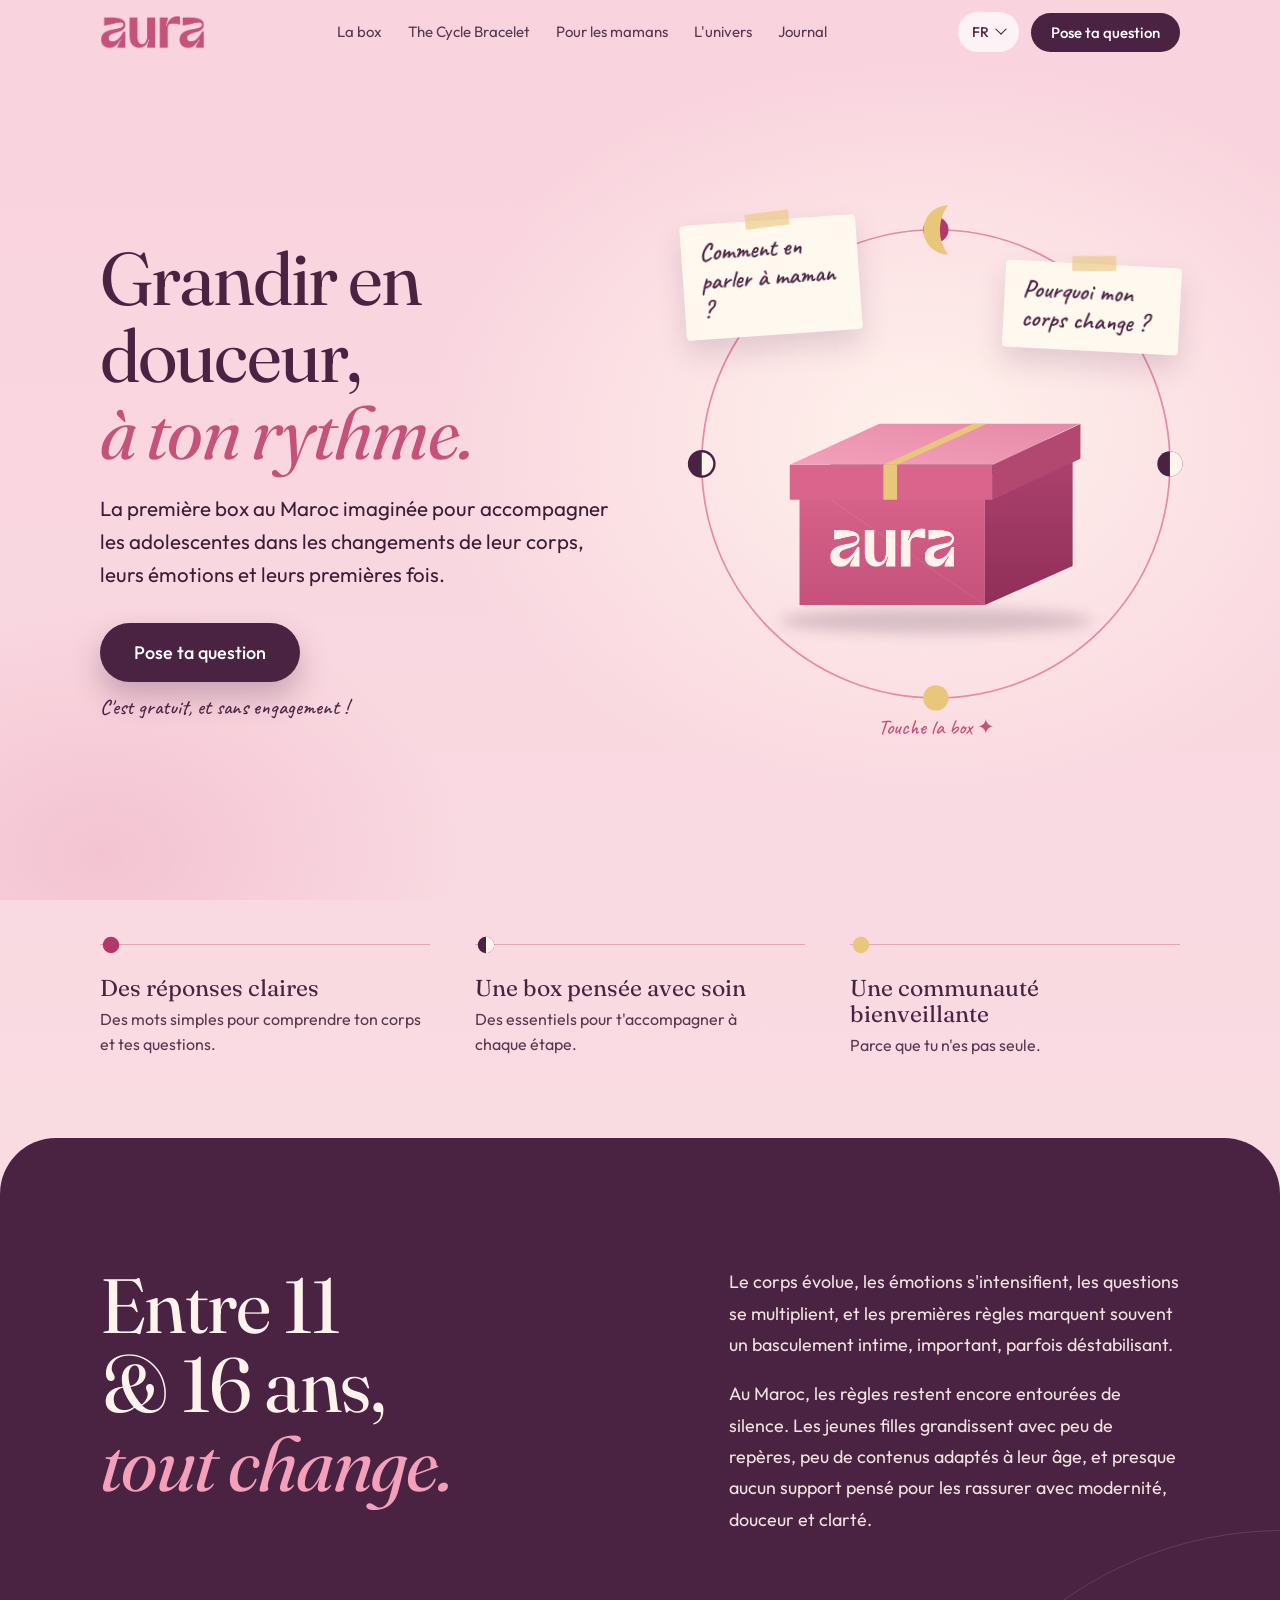
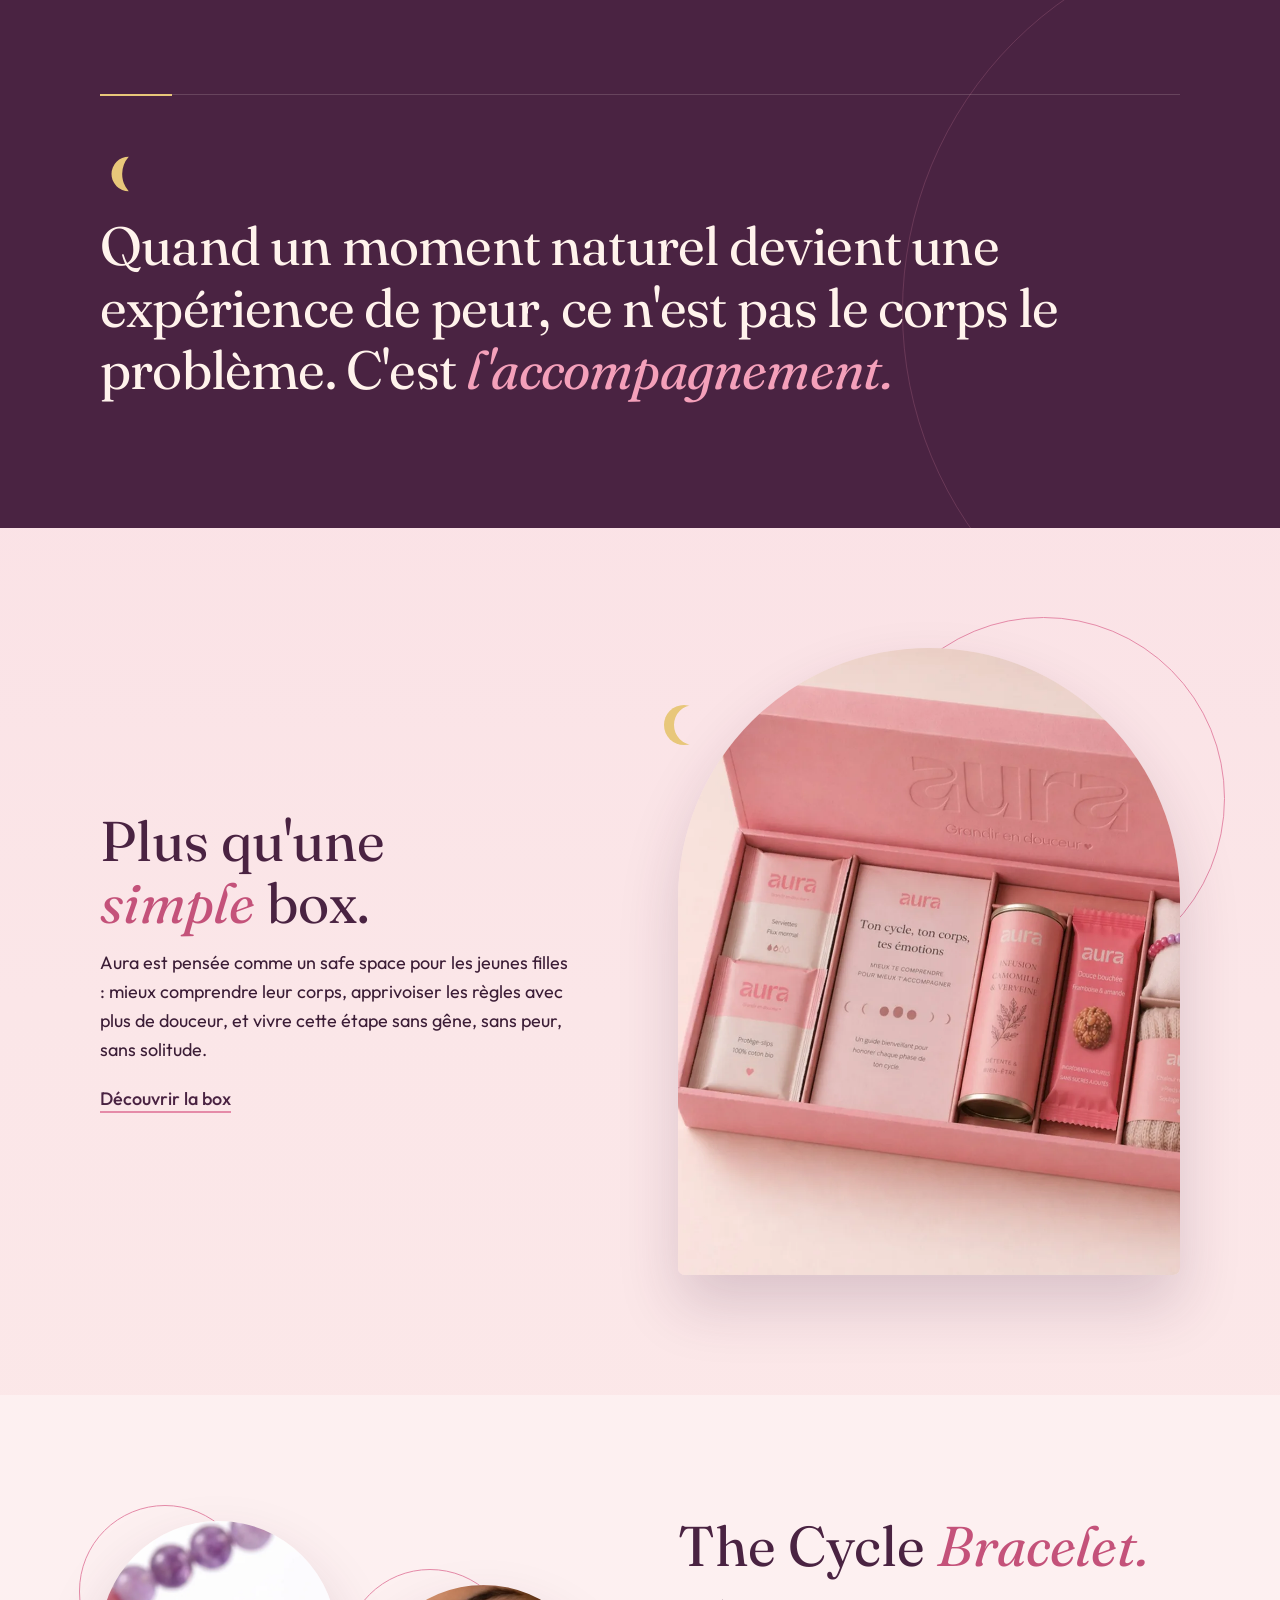
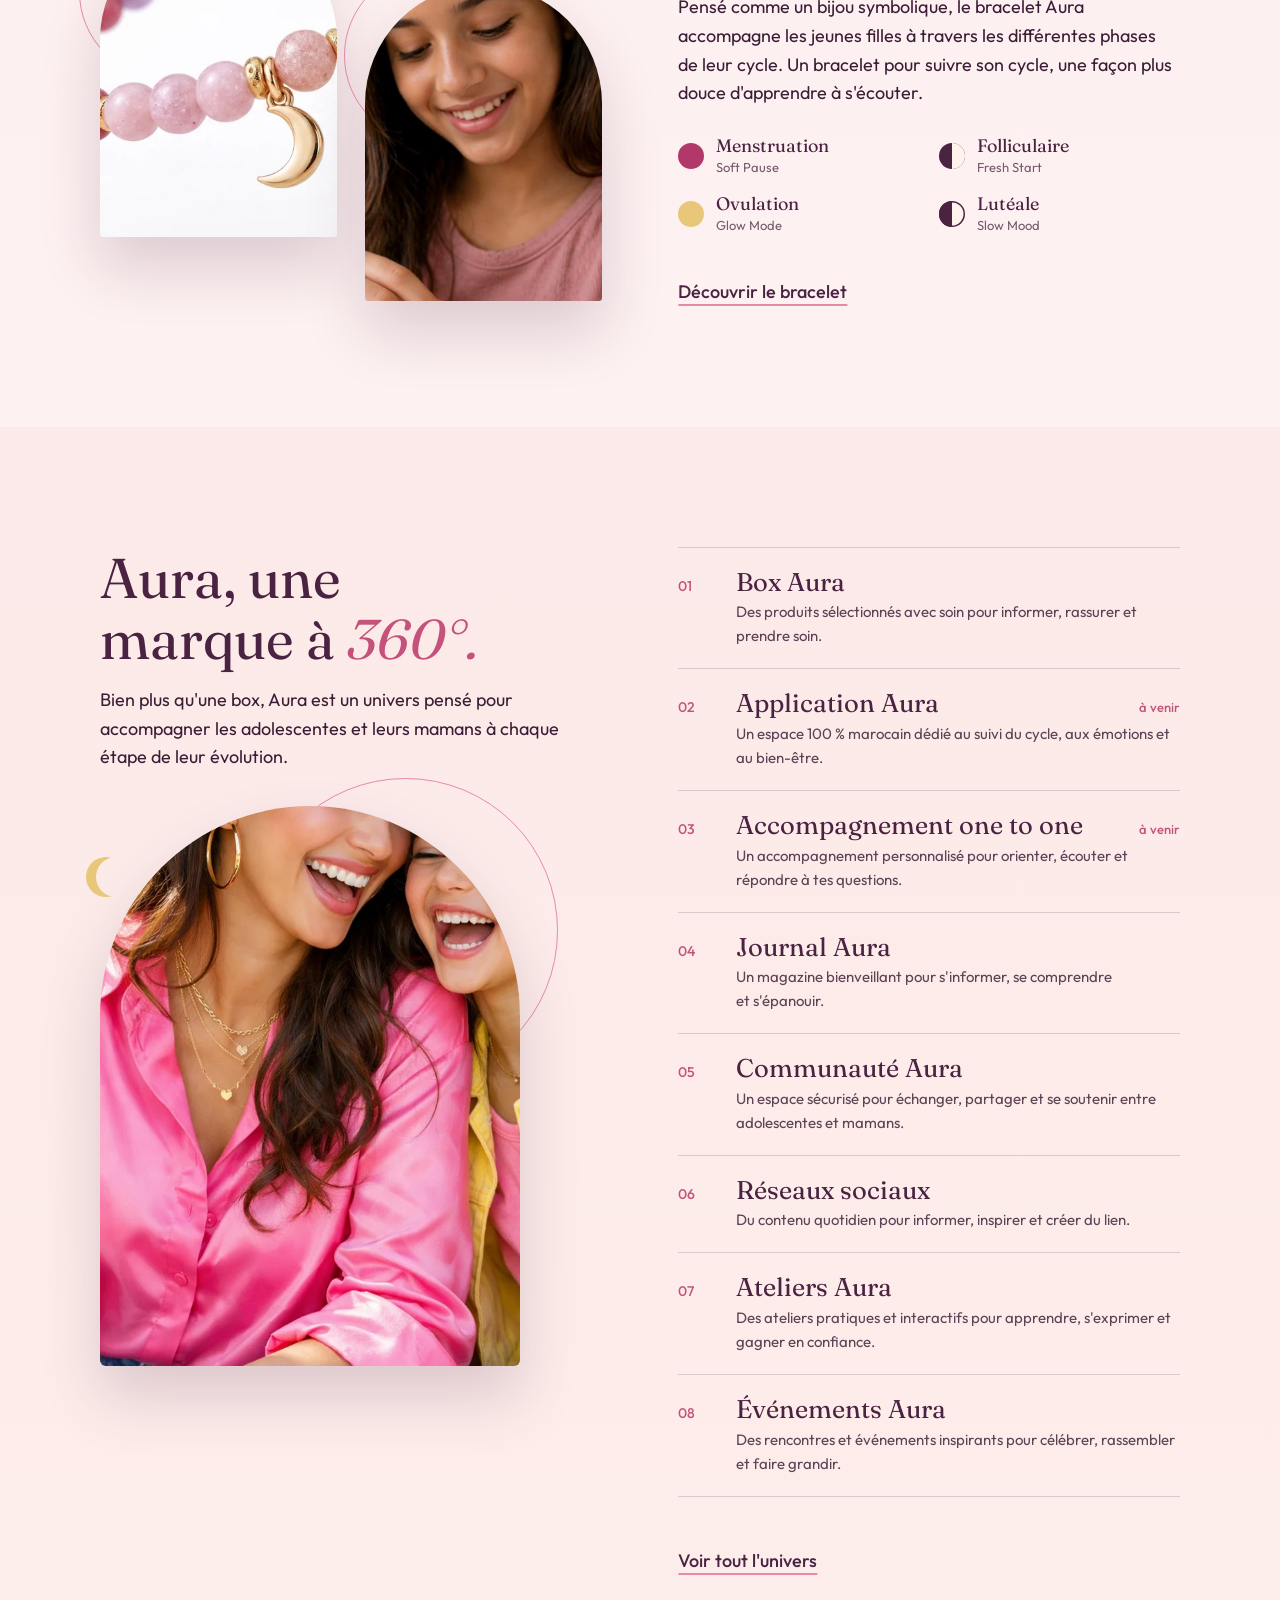
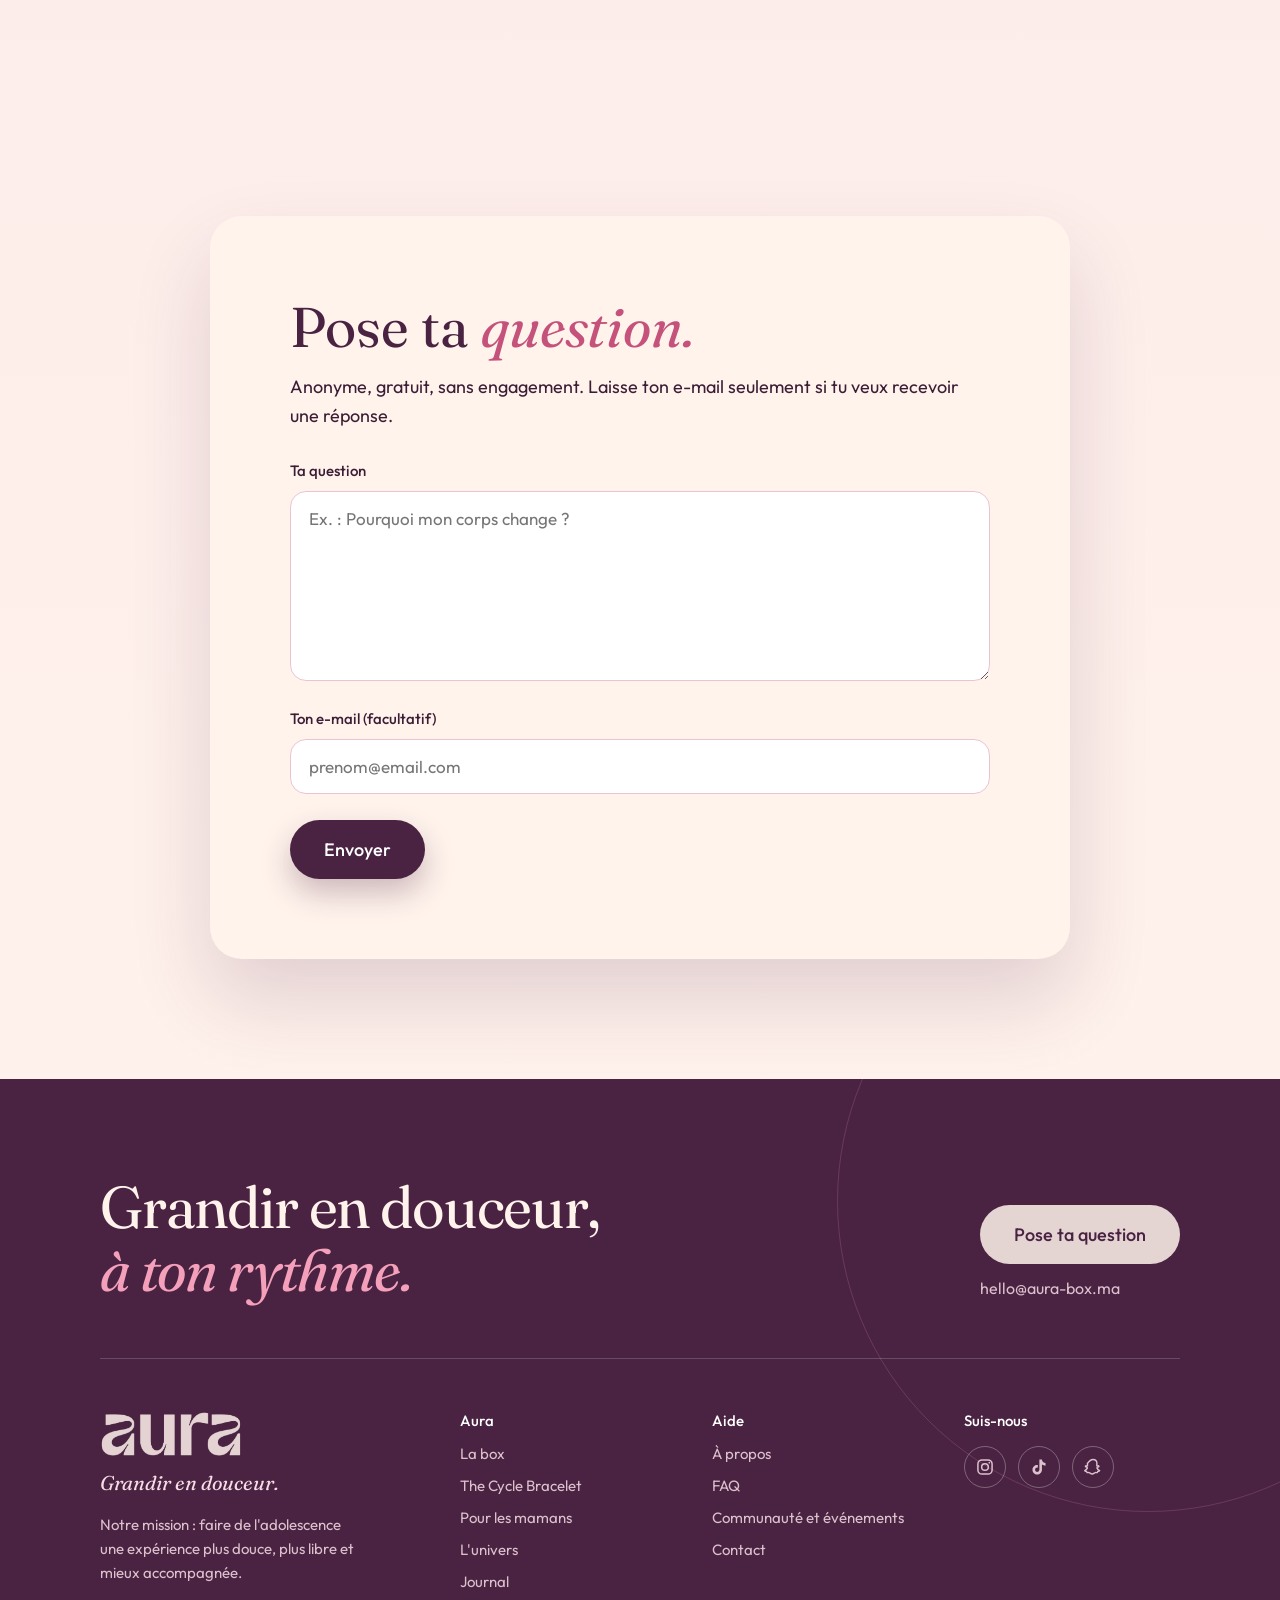
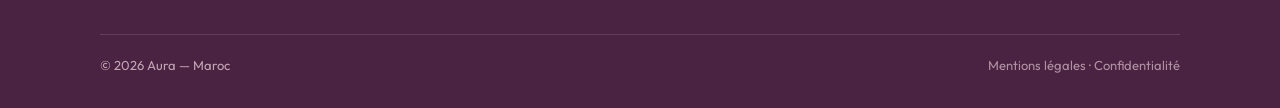
<file: index.html>
<!DOCTYPE html>
<html lang="fr">
<head>
<meta charset="utf-8">
<meta name="viewport" content="width=device-width, initial-scale=1, viewport-fit=cover">
<title>Aura — Grandir en douceur</title>
<meta name="description" content="La première box au Maroc imaginée pour accompagner les adolescentes dans les changements de leur corps, leurs émotions et leurs premières fois.">
<meta property="og:title" content="Aura — Grandir en douceur">
<meta property="og:description" content="La première box au Maroc imaginée pour accompagner les adolescentes dans les changements de leur corps, leurs émotions et leurs premières fois.">
<link rel="icon" href="data:image/svg+xml,%3Csvg xmlns='http://www.w3.org/2000/svg' viewBox='0 0 32 32'%3E%3Crect width='32' height='32' rx='9' fill='%23c4527a'/%3E%3Cpath d='M20 7a9 9 0 1 0 0 18 11 11 0 0 1 0-18z' fill='%23fff1ea'/%3E%3C/svg%3E">
<link rel="preconnect" href="https://fonts.googleapis.com"><link rel="preconnect" href="https://fonts.gstatic.com" crossorigin>
<link href="https://fonts.googleapis.com/css2?family=Fraunces:ital,opsz,wght@0,9..144,400;0,9..144,600;1,9..144,400&family=Outfit:wght@300;400;500;600&family=Caveat:wght@500&family=Noto+Naskh+Arabic:wght@400;600&display=swap" rel="stylesheet">
<link rel="stylesheet" href="assets/style.css">
</head>
<body>
<header><div class="wrap bar">
<a class="logo" href="index.html" aria-label="Aura"><img src="assets/logo-pink-mark.png" alt="Aura" width="105" height="34"></a>
<nav id="nav" aria-label="Navigation principale"><a href="la-box.html">La box</a><a href="the-cycle-bracelet.html">The Cycle Bracelet</a><a href="pour-les-mamans.html">Pour les mamans</a><a href="univers.html">L'univers</a><a href="journal.html">Journal</a></nav>
<div class="tools"><div class="lang" role="group" aria-label="Langue"><button data-l="fr" aria-pressed="true">FR</button><button data-l="ar" aria-pressed="false">عربي</button><button data-l="en" aria-pressed="false">EN</button></div>
<a class="btn sm" href="pose-ta-question.html">Pose ta question</a>
<button class="burger" aria-label="Menu" aria-expanded="false" aria-controls="nav"><span></span></button></div>
</div></header>
<main id="top">

<section class="hero"><div class="wrap hgrid">
<div class="copy">
<h1>Grandir en douceur, <em>à ton rythme.</em></h1>
<p class="lead">La première box au Maroc imaginée pour accompagner les adolescentes dans les changements de leur corps, leurs émotions et leurs premières fois.</p>
<div class="cta"><a class="btn" href="#question">Pose ta question</a><span class="free">C'est gratuit, et sans engagement !</span></div>
</div>
<div class="visual">
<div class="stage" id="stage">
<svg class="ring" viewBox="0 0 100 100" aria-hidden="true">
<circle cx="50" cy="50" r="48" class="rl"/>
<circle cx="50" cy="2" r="2.6" fill="#b3386a"/>
<g><circle cx="98" cy="50" r="2.6" fill="#4a2342"/><path d="M98 47.4a2.6 2.6 0 0 1 0 5.2z" fill="#fff3ec"/></g>
<circle cx="50" cy="98" r="2.6" fill="#e8c77a"/>
<g><circle cx="2" cy="50" r="2.6" fill="#fff3ec" stroke="#4a2342" stroke-width=".5"/><path d="M2 47.4a2.6 2.6 0 0 0 0 5.2z" fill="#4a2342"/></g>
<g class="orbiter"><path d="M16.500-1a4.200 4.200 0 1 0 0 8.400 7 7 0 0 1 0-8.400z" transform="translate(32.700 -1.800) scale(1.200)" fill="#e8c77a"/></g>
</svg>
<button class="box" id="boxbtn" type="button" aria-expanded="false" aria-label="Ouvrir la box Aura">
<svg viewBox="0 0 400 360" aria-hidden="true">
<defs>
<linearGradient id="gF" x1="0" y1="0" x2="0" y2="1"><stop offset="0" stop-color="#d9648c"/><stop offset="1" stop-color="#c4527a"/></linearGradient>
<linearGradient id="gS" x1="0" y1="0" x2="0" y2="1"><stop offset="0" stop-color="#b04370"/><stop offset="1" stop-color="#8f2f58"/></linearGradient>
<linearGradient id="gI" x1="0" y1="0" x2="1" y2="1"><stop offset="0" stop-color="#6b2a55"/><stop offset="1" stop-color="#4a2342"/></linearGradient>
<linearGradient id="gL" x1="0" y1="1" x2="1" y2="0"><stop offset="0" stop-color="#f4a0ba"/><stop offset="1" stop-color="#e58aa8"/></linearGradient>
<filter id="bl" x="-20%" y="-50%" width="140%" height="200%"><feGaussianBlur stdDeviation="7"/></filter>
</defs>
<ellipse cx="200" cy="336" rx="160" ry="13" fill="#4a2342" opacity=".2" filter="url(#bl)"/>
<path d="M60 190 150 150H340L250 190z" fill="url(#gI)"/>
<g class="slip"><rect x="104" y="150" width="124" height="74" rx="4" fill="#fff8ef"/><path d="M122 164a8 8 0 1 0 0 16 6.200 6.200 0 0 1 0-16z" fill="#e8c77a"/><rect x="142" y="170" width="70" height="3" rx="1.500" fill="#e58aa8"/><rect x="122" y="190" width="90" height="3" rx="1.500" fill="#f2c6d3"/><rect x="122" y="200" width="64" height="3" rx="1.500" fill="#f2c6d3"/></g>
<path d="M60 190H250V320H60z" fill="url(#gF)"/>
<path d="M250 190 340 150V280L250 320z" fill="url(#gS)"/>
<path d="M60 190 250 320" stroke="#fff3ec" stroke-opacity=".08" stroke-width="1.200"/>
<path d="M250 190 340 150" stroke="#fff3ec" stroke-opacity=".25"/>
<image href="assets/logo-cream-mark.png" x="90" y="240" width="130" height="42" preserveAspectRatio="xMidYMid meet"/>
<g class="lid">
<path d="M50 176H258V212H50z" fill="#d9648c"/>
<path d="M258 176 348 134V170L258 212z" fill="#b2476f"/>
<path d="M50 176 142 134H348L258 176z" fill="url(#gL)"/>
<path d="M146 176H160L252 134H238z" fill="#e8c77a"/>
<rect x="146" y="176" width="14" height="36" fill="#e8c77a"/>
<path d="M258 176 348 134" stroke="#fff3ec" stroke-opacity=".35"/>
</g>
<g class="spark" fill="#e8c77a"><path transform="translate(104 96) scale(1.300)" d="M0-7 2-2 7 0 2 2 0 7-2 2-7 0-2-2z"/><path transform="translate(316 78) scale(1)" d="M0-7 2-2 7 0 2 2 0 7-2 2-7 0-2-2z"/><path transform="translate(352 190) scale(.8)" d="M0-7 2-2 7 0 2 2 0 7-2 2-7 0-2-2z"/></g>
</svg>
</button>
<div class="q q1" aria-hidden="true"></div><div class="q q2" aria-hidden="true"></div><div class="q q3" aria-hidden="true"></div>
</div>
<p class="hint" id="hint">Touche la box ✦</p>
</div>
</div></section>

<section class="strip"><div class="wrap">
<div class="usp">
<div><svg viewBox="0 0 24 24" aria-hidden="true"><circle cx="12" cy="12" r="9" fill="#b3386a"/></svg><h3>Des réponses claires</h3><p>Des mots simples pour comprendre ton corps et tes questions.</p></div>
<div><svg viewBox="0 0 24 24" aria-hidden="true"><circle cx="12" cy="12" r="9" fill="#4a2342"/><path d="M12 3a9 9 0 0 1 0 18z" fill="#fff3ec"/></svg><h3>Une box pensée avec soin</h3><p>Des essentiels pour t'accompagner à chaque étape.</p></div>
<div><svg viewBox="0 0 24 24" aria-hidden="true"><circle cx="12" cy="12" r="9" fill="#e8c77a"/></svg><h3>Une communauté bienveillante</h3><p>Parce que tu n'es pas seule.</p></div>
</div></div></section>

<section class="mani"><div class="wrap">
<h2>Entre 11 &amp; 16 ans, <em>tout change.</em></h2>
<div class="txt">
<p>Le corps évolue, les émotions s'intensifient, les questions se multiplient, et les premières règles marquent souvent un basculement intime, important, parfois déstabilisant.</p>
<p>Au Maroc, les règles restent encore entourées de silence. Les jeunes filles grandissent avec peu de repères, peu de contenus adaptés à leur âge, et presque aucun support pensé pour les rassurer avec modernité, douceur et clarté.</p>
</div>
<div class="quote"><svg class="qmoon" viewBox="0 0 32 32" aria-hidden="true"><path d="M20 4A12 12 0 1 0 20 28A18 18 0 0 1 20 4z" fill="#e8c77a"/></svg><p class="serif">Quand un moment naturel devient une expérience de peur, ce n'est pas le corps le problème. C'est <em>l'accompagnement.</em></p></div>
</div></section>


<section id="box"><div class="wrap split">
<div><h2>Plus qu'une <em>simple</em> box.</h2>
<p>Aura est pensée comme un safe space pour les jeunes filles : mieux comprendre leur corps, apprivoiser les règles avec plus de douceur, et vivre cette étape sans gêne, sans peur, sans solitude.</p>
<a class="more" href="la-box.html">Découvrir la box</a></div>
<div class="arch"><img src="assets/box-contents.webp" width="1000" height="1166" loading="lazy" alt="La box Aura ouverte : fiche éducative, tisane, snack, bracelet et produits confort"></div></div></section>
<section id="cycle" class="tint"><div class="wrap split rev">
<div><h2>The Cycle <em>Bracelet.</em></h2>
<p>Pensé comme un bijou symbolique, le bracelet Aura accompagne les jeunes filles à travers les différentes phases de leur cycle. Un bracelet pour suivre son cycle, une façon plus douce d'apprendre à s'écouter.</p>
<ul class="cyc"><li style="--c:#b3386a"><i></i><b>Menstruation</b><small>Soft Pause</small></li><li style="--c:#4a2342" class="half"><i></i><b>Folliculaire</b><small>Fresh Start</small></li><li style="--c:#e8c77a"><i></i><b>Ovulation</b><small>Glow Mode</small></li><li style="--c:#4a2342" class="half out"><i></i><b>Lutéale</b><small>Slow Mood</small></li></ul>
<a class="more" href="the-cycle-bracelet.html">Découvrir le bracelet</a></div>
<div class="duo2"><div class="arch"><img src="assets/bracelet.webp" width="680" height="1092" loading="lazy" alt="The Cycle Bracelet avec sa bedel en forme de lune"></div><div class="arch"><img src="assets/bracelet-girl.webp" width="580" height="1117" loading="lazy" alt="Une jeune fille sourit en attachant son bracelet Aura"></div></div></div></section>
<section id="univers"><div class="wrap split top">
<div class="stick"><h2>Aura, une marque à <em>360°.</em></h2>
<p>Bien plus qu'une box, Aura est un univers pensé pour accompagner les adolescentes et leurs mamans à chaque étape de leur évolution.</p>
<div class="arch"><img src="assets/maman-fille.webp" width="630" height="971" loading="lazy" alt="Une maman et sa fille rient ensemble"></div></div>
<div><ol class="idx">
<li><h3>Box Aura</h3><p>Des produits sélectionnés avec soin pour informer, rassurer et prendre soin.</p></li>
<li><h3>Application Aura</h3><span class="soon">à venir</span><p>Un espace 100 % marocain dédié au suivi du cycle, aux émotions et au bien-être.</p></li>
<li><h3>Accompagnement one to one</h3><span class="soon">à venir</span><p>Un accompagnement personnalisé pour orienter, écouter et répondre à tes questions.</p></li>
<li><h3>Journal Aura</h3><p>Un magazine bienveillant pour s'informer, se comprendre et s'épanouir.</p></li>
<li><h3>Communauté Aura</h3><p>Un espace sécurisé pour échanger, partager et se soutenir entre adolescentes et mamans.</p></li>
<li><h3>Réseaux sociaux</h3><p>Du contenu quotidien pour informer, inspirer et créer du lien.</p></li>
<li><h3>Ateliers Aura</h3><p>Des ateliers pratiques et interactifs pour apprendre, s'exprimer et gagner en confiance.</p></li>
<li><h3>Événements Aura</h3><p>Des rencontres et événements inspirants pour célébrer, rassembler et faire grandir.</p></li>
</ol>
<a class="more" href="univers.html">Voir tout l'univers</a></div></div></section>


<section id="question"><div class="wrap"><div class="card" id="card">
<h2>Pose ta <em>question.</em></h2>
<p>Anonyme, gratuit, sans engagement. Laisse ton e-mail seulement si tu veux recevoir une réponse.</p>
<form data-form novalidate>
<label><span>Ta question</span><textarea name="question" maxlength="400" placeholder="Ex. : Pourquoi mon corps change ?"></textarea></label>
<label><span>Ton e-mail (facultatif)</span><input type="email" name="email" autocomplete="email" placeholder="prenom@email.com"></label>
<button class="btn" type="submit" style="justify-self:start">Envoyer</button>
</form>
<p class="ok">Merci ! Ta question est bien arrivée ♥</p>
</div></div></section>
</main>
<footer><div class="wrap">
<div class="ftop"><p class="serif fbig">Grandir en douceur, <em>à ton rythme.</em></p><div class="fcta"><a class="btn light" href="pose-ta-question.html">Pose ta question</a><a class="fmail" href="mailto:hello@aura-box.ma">hello@aura-box.ma</a></div></div>
<div class="fgrid" style="grid-template-columns:1.5fr 1fr 1fr 1fr">
<div><a class="logo" href="index.html" aria-label="Aura"><img src="assets/logo-cream-mark.png" alt="Aura" width="143" height="46"></a><p class="serif" style="font-style:italic;margin:10px 0 14px;font-size:20px">Grandir en douceur.</p><p style="font-size:15px;opacity:.85;max-width:30em">Notre mission : faire de l'adolescence une expérience plus douce, plus libre et mieux accompagnée.</p></div>
<div><h4>Aura</h4><ul><li><a href="la-box.html">La box</a></li><li><a href="the-cycle-bracelet.html">The Cycle Bracelet</a></li><li><a href="pour-les-mamans.html">Pour les mamans</a></li><li><a href="univers.html">L'univers</a></li><li><a href="journal.html">Journal</a></li></ul></div>
<div><h4>Aide</h4><ul><li><a href="a-propos.html">À propos</a></li><li><a href="faq.html">FAQ</a></li><li><a href="communaute.html">Communauté et événements</a></li><li><a href="contact.html">Contact</a></li></ul></div>
<div><h4>Suis-nous</h4><div class="soc"><a href="https://instagram.com/aura.box.ma" target="_blank" rel="noopener" aria-label="Instagram"><svg viewBox="0 0 24 24" width="20" height="20" fill="none" stroke="currentColor" stroke-width="1.8" aria-hidden="true"><rect x="3.500" y="3.500" width="17" height="17" rx="5"/><circle cx="12" cy="12" r="4"/><circle cx="17.200" cy="6.800" r="1" fill="currentColor" stroke="none"/></svg></a><a href="https://tiktok.com/@aura.box.ma" target="_blank" rel="noopener" aria-label="TikTok"><svg viewBox="0 0 24 24" width="20" height="20" fill="currentColor" aria-hidden="true"><path d="M16.600 5.820A4.280 4.280 0 0 1 15.540 3h-3.090v12.400a2.592 2.592 0 0 1-2.590 2.500c-1.420 0-2.600-1.160-2.600-2.600 0-1.720 1.660-3.010 3.370-2.480V9.660c-3.450-.46-6.470 2.220-6.470 5.640 0 3.330 2.760 5.700 5.690 5.700 3.140 0 5.690-2.550 5.690-5.700V9.010a7.350 7.350 0 0 0 4.300 1.380V7.300s-1.880.09-3.240-1.480z"/></svg></a><a href="https://snapchat.com/add/aura.box.ma" target="_blank" rel="noopener" aria-label="Snapchat"><svg viewBox="0 0 24 24" width="20" height="20" fill="none" stroke="currentColor" stroke-width="1.7" stroke-linejoin="round" stroke-linecap="round" aria-hidden="true"><path d="M12 3c2.800 0 4.700 2 4.700 4.800 0 .9-.1 1.700-.2 2.600.4.300 1 .5 1.500.3.500-.2 1.200-.1 1.200.400 0 .600-.9 1-1.700 1.200-.6.200-.9.500-.7 1 .7 1.500 1.900 2.600 3.200 3-.2.800-1.400 1-2.300 1.100-.3.400-.3 1.100-.8 1.300-.6.200-1.400-.2-2.300 0-1 .2-1.700 1.600-3.600 1.600s-2.600-1.400-3.600-1.600c-.9-.2-1.700.2-2.300 0-.5-.2-.5-.9-.8-1.300-.9-.1-2.100-.3-2.300-1.100 1.300-.4 2.500-1.500 3.200-3 .2-.5-.1-.8-.7-1-.8-.2-1.700-.6-1.700-1.200 0-.5.700-.6 1.200-.4.500.2 1.100 0 1.500-.3-.1-.9-.2-1.700-.2-2.600C7.300 5 9.200 3 12 3z"/></svg></a></div></div>
</div>
<div class="legal"><span>© 2026 Aura — Maroc</span><span><a href="mentions-legales.html">Mentions légales</a> · <a href="confidentialite.html">Confidentialité</a></span></div>
</div></footer>
<style>@media(max-width:860px){.fgrid{grid-template-columns:1fr 1fr!important}.fgrid>div:first-child,.fgrid>div:last-child{grid-column:1/-1}}</style>
<script src="assets/config.js"></script>
<script src="assets/app.js"></script>
<script src="assets/home.js"></script>
</body>
</html>
</file>
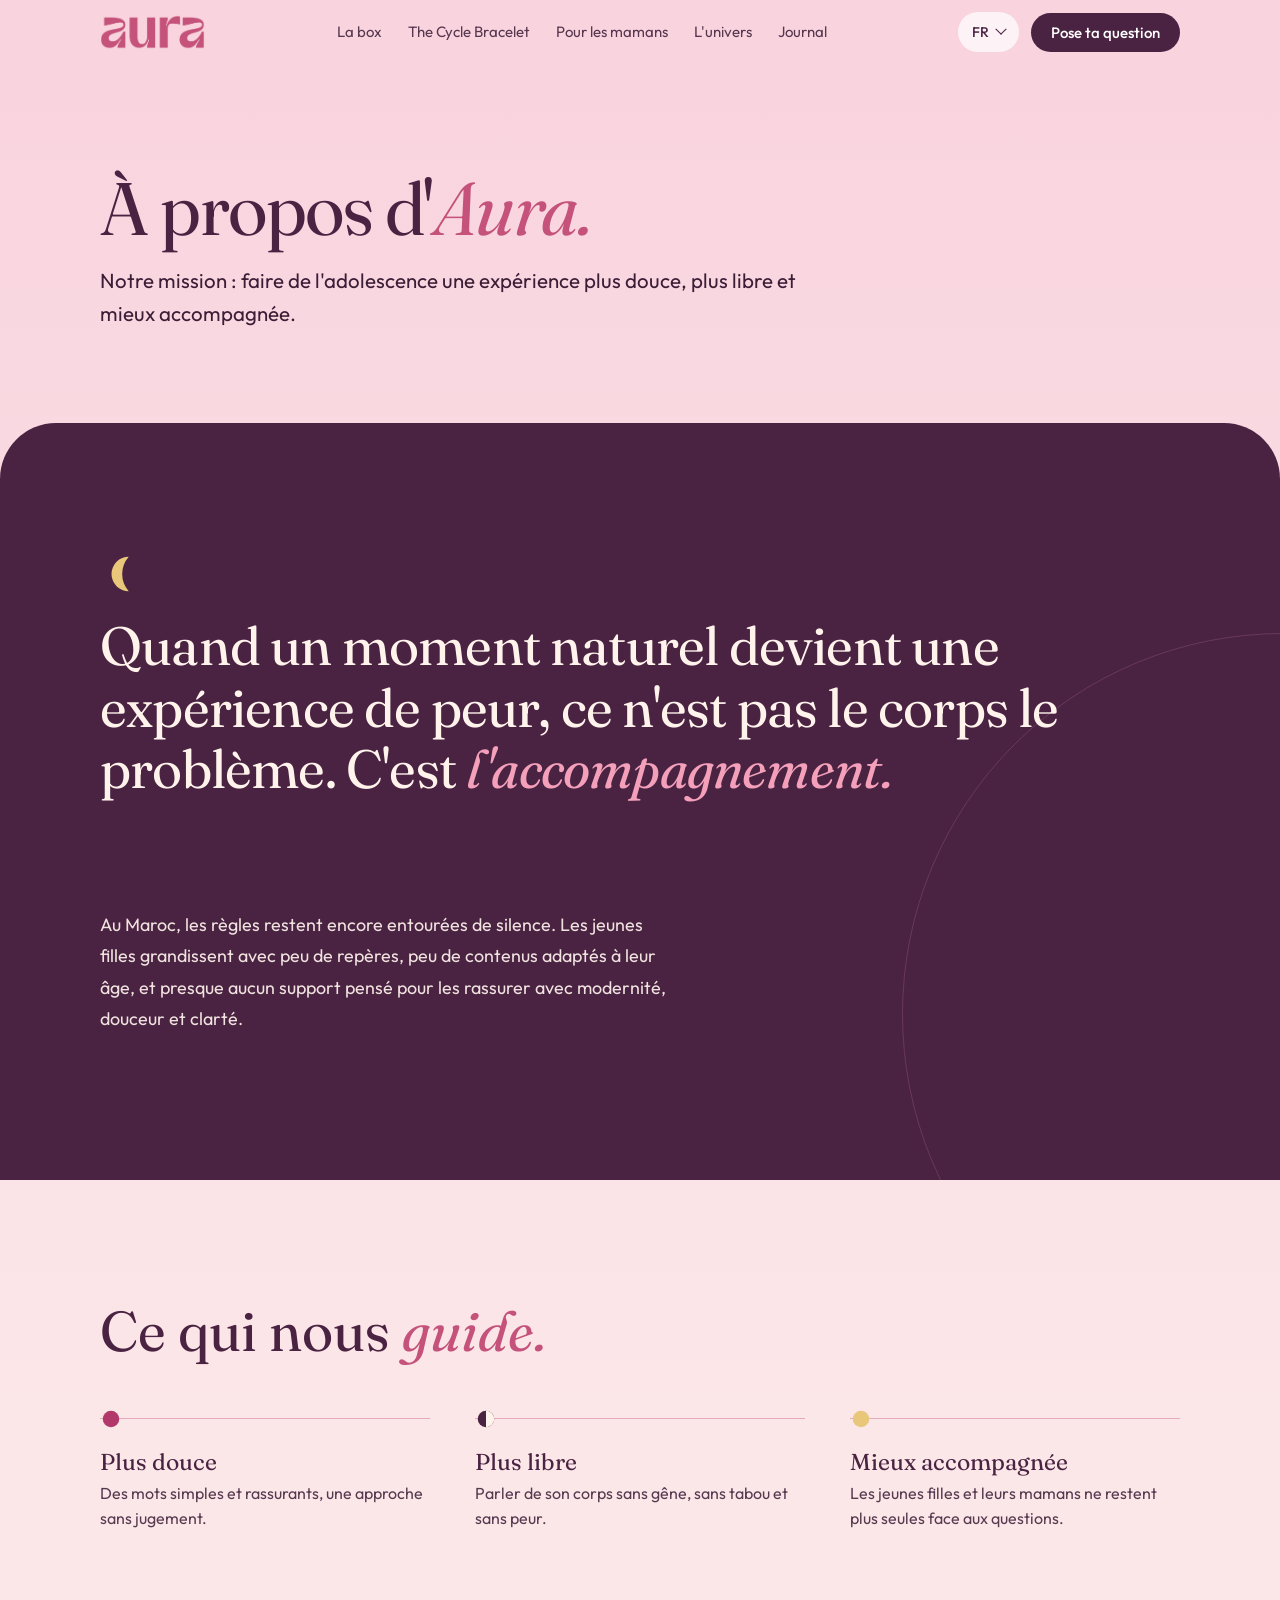
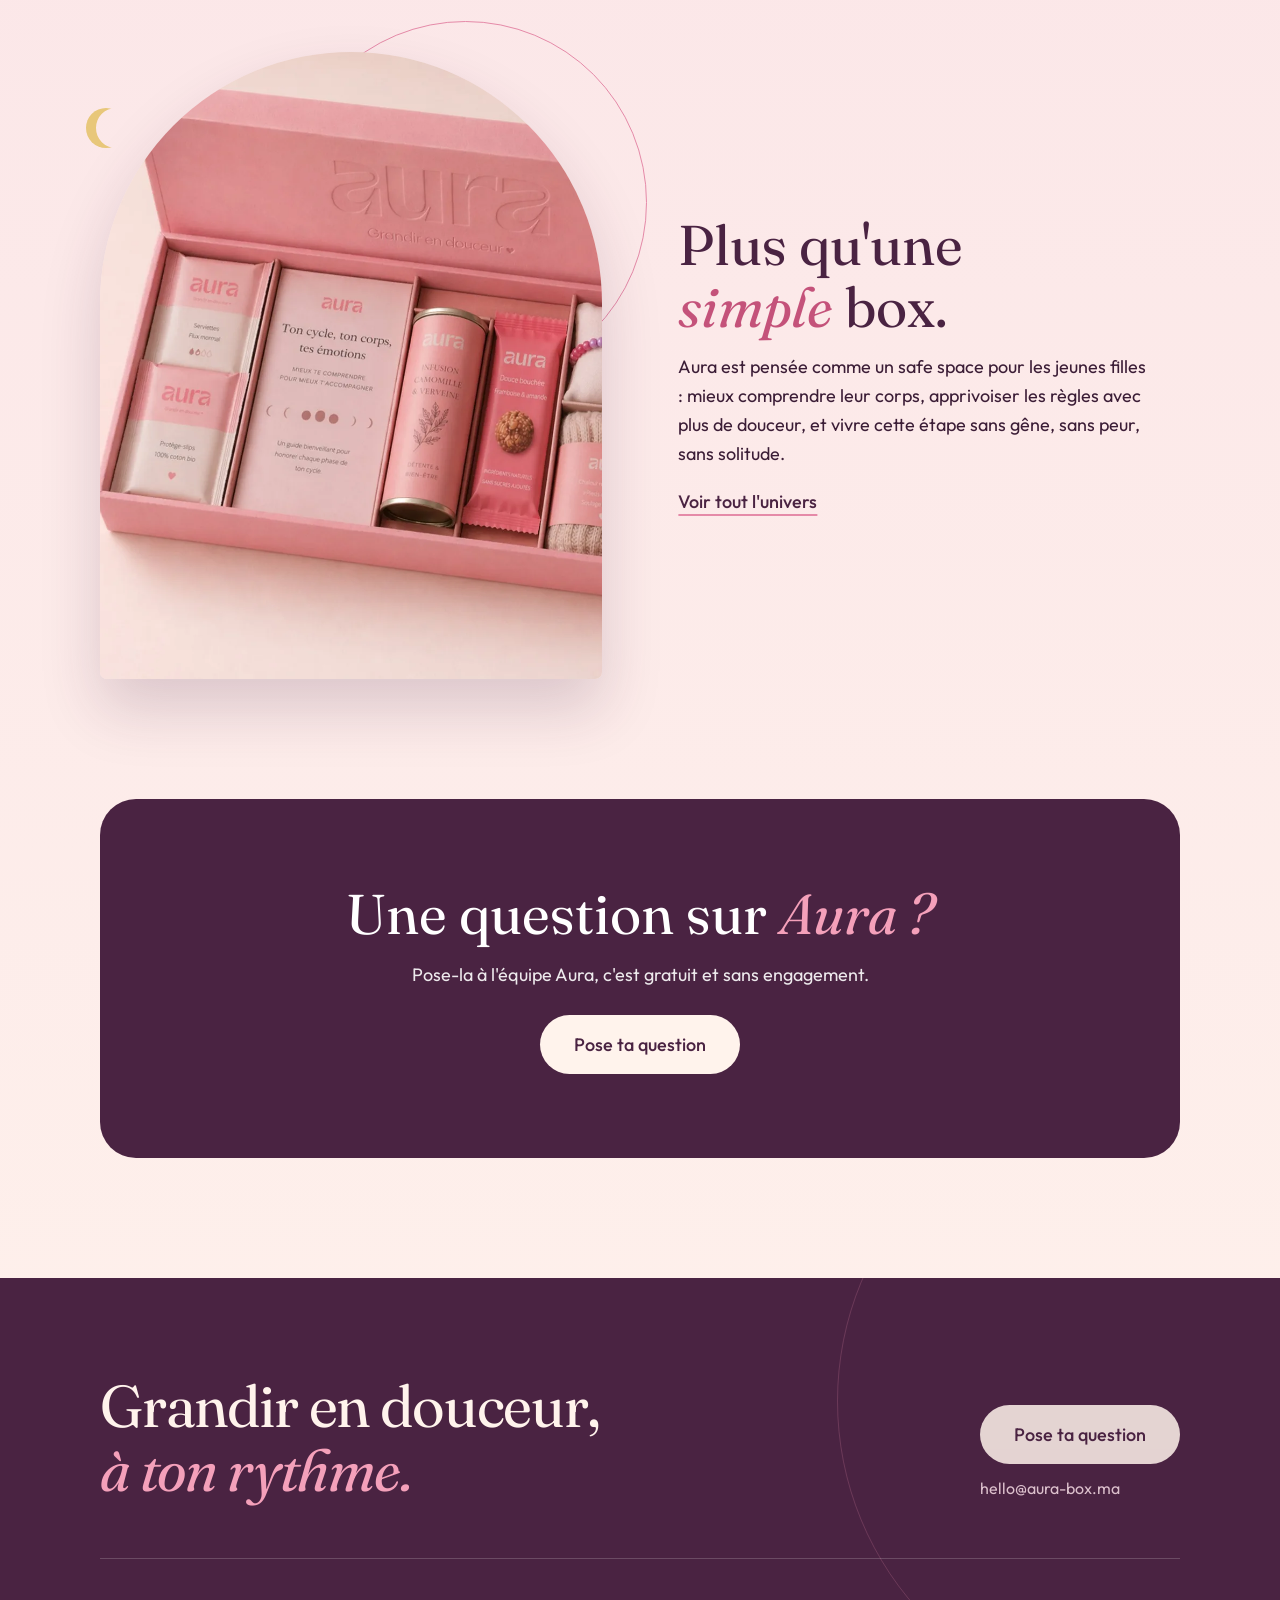
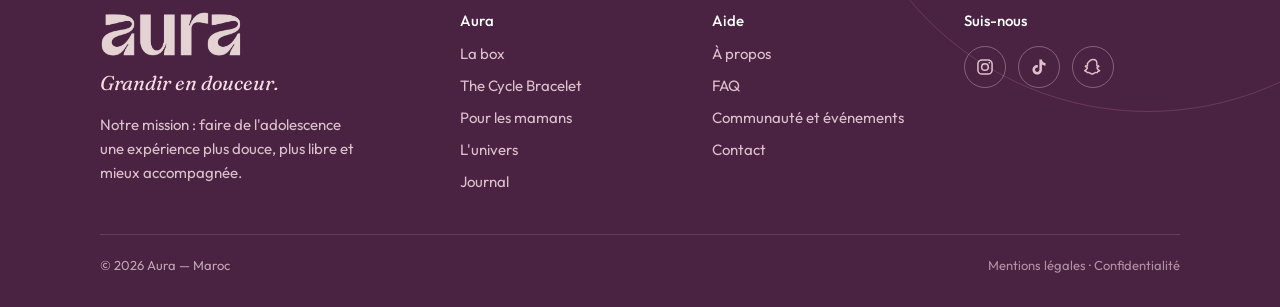
<file: a-propos.html>
<!DOCTYPE html>
<html lang="fr">
<head>
<meta charset="utf-8">
<meta name="viewport" content="width=device-width, initial-scale=1, viewport-fit=cover">
<title>À propos — Aura</title>
<meta name="description" content="Aura accompagne les jeunes filles de 11 à 16 ans et leurs mamans : notre mission, nos valeurs, notre univers.">
<meta property="og:title" content="À propos — Aura">
<meta property="og:description" content="Aura accompagne les jeunes filles de 11 à 16 ans et leurs mamans : notre mission, nos valeurs, notre univers.">
<link rel="icon" href="data:image/svg+xml,%3Csvg xmlns='http://www.w3.org/2000/svg' viewBox='0 0 32 32'%3E%3Crect width='32' height='32' rx='9' fill='%23c4527a'/%3E%3Cpath d='M20 7a9 9 0 1 0 0 18 11 11 0 0 1 0-18z' fill='%23fff1ea'/%3E%3C/svg%3E">
<link rel="preconnect" href="https://fonts.googleapis.com"><link rel="preconnect" href="https://fonts.gstatic.com" crossorigin>
<link href="https://fonts.googleapis.com/css2?family=Fraunces:ital,opsz,wght@0,9..144,400;0,9..144,600;1,9..144,400&family=Outfit:wght@300;400;500;600&family=Caveat:wght@500&family=Noto+Naskh+Arabic:wght@400;600&display=swap" rel="stylesheet">
<link rel="stylesheet" href="assets/style.css">
</head>
<body>
<header><div class="wrap bar">
<a class="logo" href="index.html" aria-label="Aura"><img src="assets/logo-pink-mark.png" alt="Aura" width="105" height="34"></a>
<nav id="nav" aria-label="Navigation principale"><a href="la-box.html">La box</a><a href="the-cycle-bracelet.html">The Cycle Bracelet</a><a href="pour-les-mamans.html">Pour les mamans</a><a href="univers.html">L'univers</a><a href="journal.html">Journal</a></nav>
<div class="tools"><div class="lang" role="group" aria-label="Langue"><button data-l="fr" aria-pressed="true">FR</button><button data-l="ar" aria-pressed="false">عربي</button><button data-l="en" aria-pressed="false">EN</button></div>
<a class="btn sm" href="pose-ta-question.html">Pose ta question</a>
<button class="burger" aria-label="Menu" aria-expanded="false" aria-controls="nav"><span></span></button></div>
</div></header>
<main id="top">
<section class="phero"><div class="wrap">
<h1>À propos d'<em>Aura.</em></h1>
<p class="lead">Notre mission : faire de l'adolescence une expérience plus douce, plus libre et mieux accompagnée.</p>
</div></section>
<section class="mani about"><div class="wrap"><div class="quote"><svg class="qmoon" viewBox="0 0 32 32" aria-hidden="true"><path d="M20 4A12 12 0 1 0 20 28A18 18 0 0 1 20 4z" fill="#e8c77a"/></svg><p class="serif">Quand un moment naturel devient une expérience de peur, ce n'est pas le corps le problème. C'est <em>l'accompagnement.</em></p></div><div class="txt"><p>Au Maroc, les règles restent encore entourées de silence. Les jeunes filles grandissent avec peu de repères, peu de contenus adaptés à leur âge, et presque aucun support pensé pour les rassurer avec modernité, douceur et clarté.</p></div></div></section>
<section><div class="wrap">
<h2>Ce qui nous <em>guide.</em></h2>
<div class="usp"><div><svg viewBox="0 0 24 24" aria-hidden="true"><circle cx="12" cy="12" r="9" fill="#b3386a"/></svg><h3>Plus douce</h3><p>Des mots simples et rassurants, une approche sans jugement.</p></div><div><svg viewBox="0 0 24 24" aria-hidden="true"><circle cx="12" cy="12" r="9" fill="#4a2342"/><path d="M12 3a9 9 0 0 1 0 18z" fill="#fff3ec"/></svg><h3>Plus libre</h3><p>Parler de son corps sans gêne, sans tabou et sans peur.</p></div><div><svg viewBox="0 0 24 24" aria-hidden="true"><circle cx="12" cy="12" r="9" fill="#e8c77a"/></svg><h3>Mieux accompagnée</h3><p>Les jeunes filles et leurs mamans ne restent plus seules face aux questions.</p></div></div></div></section>
<section class="sec-tight"><div class="wrap split">
<div class="arch"><img src="assets/box-contents.webp" width="1000" height="1166" loading="lazy" alt="La box Aura ouverte : fiche éducative, tisane, snack, bracelet et produits confort"></div>
<div><h2>Plus qu'une <em>simple</em> box.</h2>
<p>Aura est pensée comme un safe space pour les jeunes filles : mieux comprendre leur corps, apprivoiser les règles avec plus de douceur, et vivre cette étape sans gêne, sans peur, sans solitude.</p>
<a class="more" href="univers.html">Voir tout l'univers</a></div>
</div></section>
<section class="sec-tight"><div class="wrap"><div class="band">
<h2>Une question sur <em>Aura ?</em></h2>
<p>Pose-la à l'équipe Aura, c'est gratuit et sans engagement.</p>
<a class="btn light" href="pose-ta-question.html">Pose ta question</a>
</div></div></section>
</main>
<footer><div class="wrap">
<div class="ftop"><p class="serif fbig">Grandir en douceur, <em>à ton rythme.</em></p><div class="fcta"><a class="btn light" href="pose-ta-question.html">Pose ta question</a><a class="fmail" href="mailto:hello@aura-box.ma">hello@aura-box.ma</a></div></div>
<div class="fgrid" style="grid-template-columns:1.5fr 1fr 1fr 1fr">
<div><a class="logo" href="index.html" aria-label="Aura"><img src="assets/logo-cream-mark.png" alt="Aura" width="143" height="46"></a><p class="serif" style="font-style:italic;margin:10px 0 14px;font-size:20px">Grandir en douceur.</p><p style="font-size:15px;opacity:.85;max-width:30em">Notre mission : faire de l'adolescence une expérience plus douce, plus libre et mieux accompagnée.</p></div>
<div><h4>Aura</h4><ul><li><a href="la-box.html">La box</a></li><li><a href="the-cycle-bracelet.html">The Cycle Bracelet</a></li><li><a href="pour-les-mamans.html">Pour les mamans</a></li><li><a href="univers.html">L'univers</a></li><li><a href="journal.html">Journal</a></li></ul></div>
<div><h4>Aide</h4><ul><li><a href="a-propos.html">À propos</a></li><li><a href="faq.html">FAQ</a></li><li><a href="communaute.html">Communauté et événements</a></li><li><a href="contact.html">Contact</a></li></ul></div>
<div><h4>Suis-nous</h4><div class="soc"><a href="https://instagram.com/aura.box.ma" target="_blank" rel="noopener" aria-label="Instagram"><svg viewBox="0 0 24 24" width="20" height="20" fill="none" stroke="currentColor" stroke-width="1.8" aria-hidden="true"><rect x="3.500" y="3.500" width="17" height="17" rx="5"/><circle cx="12" cy="12" r="4"/><circle cx="17.200" cy="6.800" r="1" fill="currentColor" stroke="none"/></svg></a><a href="https://tiktok.com/@aura.box.ma" target="_blank" rel="noopener" aria-label="TikTok"><svg viewBox="0 0 24 24" width="20" height="20" fill="currentColor" aria-hidden="true"><path d="M16.600 5.820A4.280 4.280 0 0 1 15.540 3h-3.090v12.400a2.592 2.592 0 0 1-2.590 2.500c-1.420 0-2.600-1.160-2.600-2.600 0-1.720 1.660-3.010 3.370-2.480V9.660c-3.450-.46-6.470 2.220-6.470 5.640 0 3.330 2.760 5.700 5.690 5.700 3.140 0 5.690-2.550 5.690-5.700V9.010a7.350 7.350 0 0 0 4.300 1.380V7.300s-1.880.09-3.240-1.480z"/></svg></a><a href="https://snapchat.com/add/aura.box.ma" target="_blank" rel="noopener" aria-label="Snapchat"><svg viewBox="0 0 24 24" width="20" height="20" fill="none" stroke="currentColor" stroke-width="1.7" stroke-linejoin="round" stroke-linecap="round" aria-hidden="true"><path d="M12 3c2.800 0 4.700 2 4.700 4.800 0 .9-.1 1.700-.2 2.600.4.300 1 .5 1.500.3.500-.2 1.200-.1 1.200.400 0 .600-.9 1-1.700 1.200-.6.200-.9.500-.7 1 .7 1.500 1.900 2.600 3.200 3-.2.800-1.400 1-2.300 1.100-.3.400-.3 1.100-.8 1.300-.6.200-1.400-.2-2.300 0-1 .2-1.700 1.600-3.600 1.600s-2.600-1.400-3.600-1.600c-.9-.2-1.700.2-2.300 0-.5-.2-.5-.9-.8-1.300-.9-.1-2.100-.3-2.300-1.100 1.300-.4 2.500-1.500 3.200-3 .2-.5-.1-.8-.7-1-.8-.2-1.700-.6-1.700-1.200 0-.5.700-.6 1.200-.4.500.2 1.100 0 1.500-.3-.1-.9-.2-1.700-.2-2.600C7.300 5 9.200 3 12 3z"/></svg></a></div></div>
</div>
<div class="legal"><span>© 2026 Aura — Maroc</span><span><a href="mentions-legales.html">Mentions légales</a> · <a href="confidentialite.html">Confidentialité</a></span></div>
</div></footer>
<style>@media(max-width:860px){.fgrid{grid-template-columns:1fr 1fr!important}.fgrid>div:first-child,.fgrid>div:last-child{grid-column:1/-1}}</style>
<script src="assets/config.js"></script>
<script src="assets/app.js"></script>

</body>
</html>
</file>
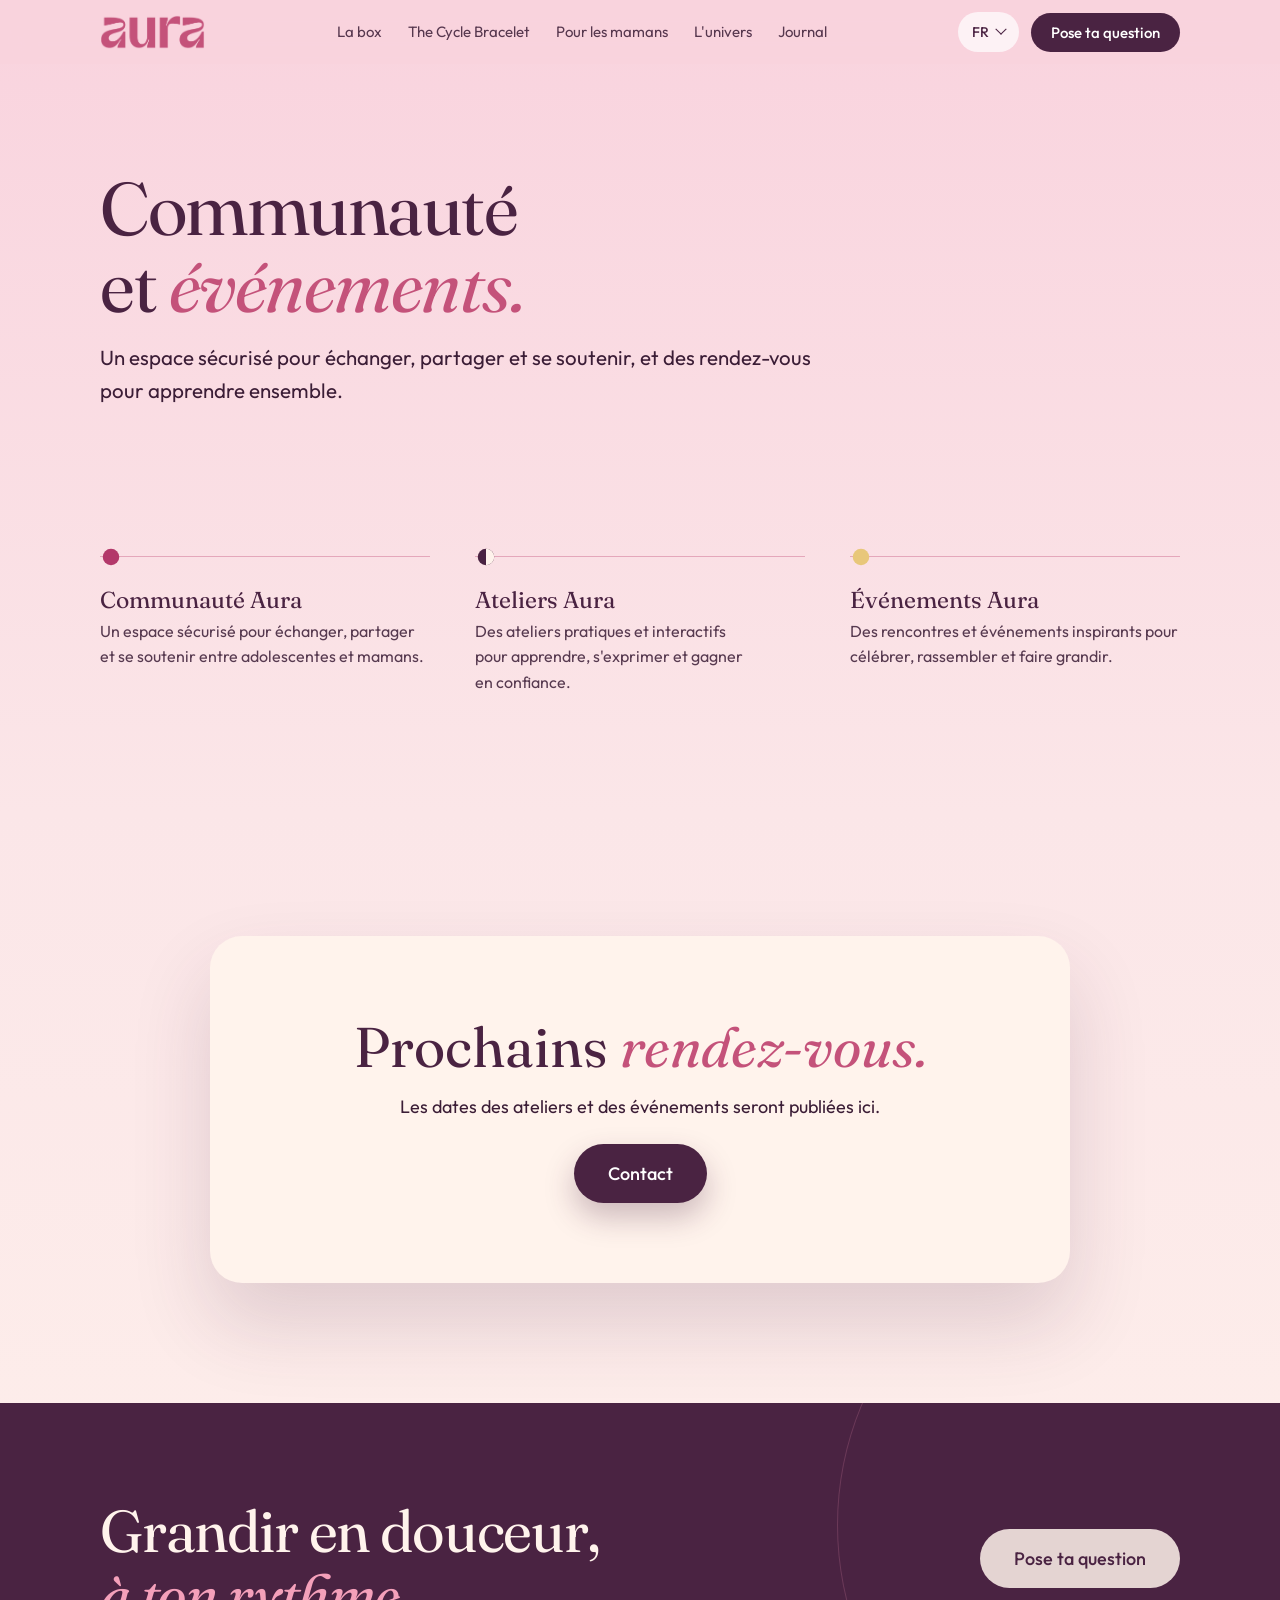
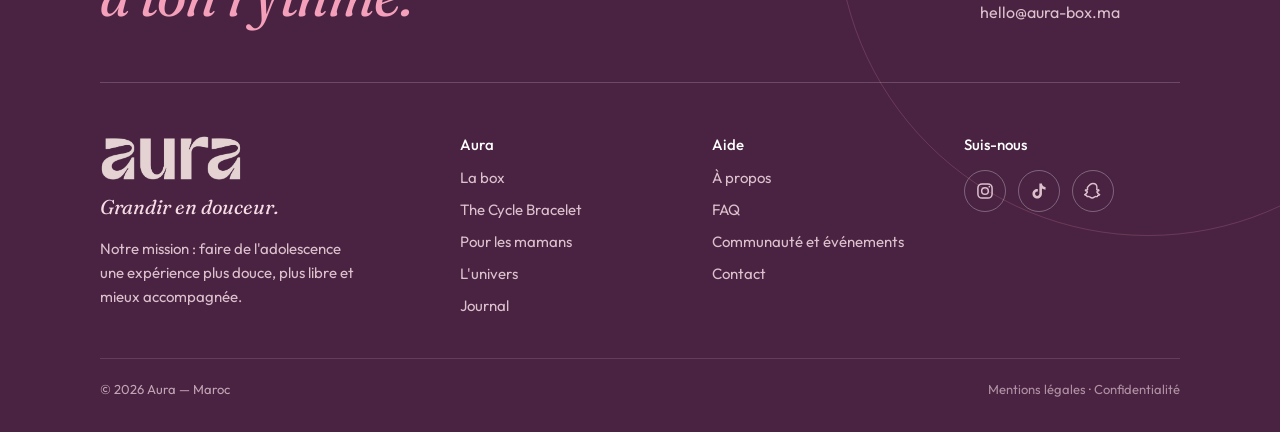
<file: communaute.html>
<!DOCTYPE html>
<html lang="fr">
<head>
<meta charset="utf-8">
<meta name="viewport" content="width=device-width, initial-scale=1, viewport-fit=cover">
<title>Communauté et événements — Aura</title>
<meta name="description" content="La communauté Aura, ses ateliers et ses événements pour les adolescentes et leurs mamans.">
<meta property="og:title" content="Communauté et événements — Aura">
<meta property="og:description" content="La communauté Aura, ses ateliers et ses événements pour les adolescentes et leurs mamans.">
<link rel="icon" href="data:image/svg+xml,%3Csvg xmlns='http://www.w3.org/2000/svg' viewBox='0 0 32 32'%3E%3Crect width='32' height='32' rx='9' fill='%23c4527a'/%3E%3Cpath d='M20 7a9 9 0 1 0 0 18 11 11 0 0 1 0-18z' fill='%23fff1ea'/%3E%3C/svg%3E">
<link rel="preconnect" href="https://fonts.googleapis.com"><link rel="preconnect" href="https://fonts.gstatic.com" crossorigin>
<link href="https://fonts.googleapis.com/css2?family=Fraunces:ital,opsz,wght@0,9..144,400;0,9..144,600;1,9..144,400&family=Outfit:wght@300;400;500;600&family=Caveat:wght@500&family=Noto+Naskh+Arabic:wght@400;600&display=swap" rel="stylesheet">
<link rel="stylesheet" href="assets/style.css">
</head>
<body>
<header><div class="wrap bar">
<a class="logo" href="index.html" aria-label="Aura"><img src="assets/logo-pink-mark.png" alt="Aura" width="105" height="34"></a>
<nav id="nav" aria-label="Navigation principale"><a href="la-box.html">La box</a><a href="the-cycle-bracelet.html">The Cycle Bracelet</a><a href="pour-les-mamans.html">Pour les mamans</a><a href="univers.html">L'univers</a><a href="journal.html">Journal</a></nav>
<div class="tools"><div class="lang" role="group" aria-label="Langue"><button data-l="fr" aria-pressed="true">FR</button><button data-l="ar" aria-pressed="false">عربي</button><button data-l="en" aria-pressed="false">EN</button></div>
<a class="btn sm" href="pose-ta-question.html">Pose ta question</a>
<button class="burger" aria-label="Menu" aria-expanded="false" aria-controls="nav"><span></span></button></div>
</div></header>
<main id="top">
<section class="phero"><div class="wrap">
<h1>Communauté et <em>événements.</em></h1>
<p class="lead">Un espace sécurisé pour échanger, partager et se soutenir, et des rendez-vous pour apprendre ensemble.</p>
</div></section>
<section class="sec-tight"><div class="wrap"><div class="usp"><div><svg viewBox="0 0 24 24" aria-hidden="true"><circle cx="12" cy="12" r="9" fill="#b3386a"/></svg><h3>Communauté Aura</h3><p>Un espace sécurisé pour échanger, partager et se soutenir entre adolescentes et mamans.</p></div><div><svg viewBox="0 0 24 24" aria-hidden="true"><circle cx="12" cy="12" r="9" fill="#4a2342"/><path d="M12 3a9 9 0 0 1 0 18z" fill="#fff3ec"/></svg><h3>Ateliers Aura</h3><p>Des ateliers pratiques et interactifs pour apprendre, s'exprimer et gagner en confiance.</p></div><div><svg viewBox="0 0 24 24" aria-hidden="true"><circle cx="12" cy="12" r="9" fill="#e8c77a"/></svg><h3>Événements Aura</h3><p>Des rencontres et événements inspirants pour célébrer, rassembler et faire grandir.</p></div></div></div></section>
<section><div class="wrap"><div class="card" style="text-align:center">
<h2>Prochains <em>rendez-vous.</em></h2>
<p>Les dates des ateliers et des événements seront publiées ici.</p>
<a class="btn" style="margin-top:22px" href="contact.html">Contact</a>
</div></div></section>
</main>
<footer><div class="wrap">
<div class="ftop"><p class="serif fbig">Grandir en douceur, <em>à ton rythme.</em></p><div class="fcta"><a class="btn light" href="pose-ta-question.html">Pose ta question</a><a class="fmail" href="mailto:hello@aura-box.ma">hello@aura-box.ma</a></div></div>
<div class="fgrid" style="grid-template-columns:1.5fr 1fr 1fr 1fr">
<div><a class="logo" href="index.html" aria-label="Aura"><img src="assets/logo-cream-mark.png" alt="Aura" width="143" height="46"></a><p class="serif" style="font-style:italic;margin:10px 0 14px;font-size:20px">Grandir en douceur.</p><p style="font-size:15px;opacity:.85;max-width:30em">Notre mission : faire de l'adolescence une expérience plus douce, plus libre et mieux accompagnée.</p></div>
<div><h4>Aura</h4><ul><li><a href="la-box.html">La box</a></li><li><a href="the-cycle-bracelet.html">The Cycle Bracelet</a></li><li><a href="pour-les-mamans.html">Pour les mamans</a></li><li><a href="univers.html">L'univers</a></li><li><a href="journal.html">Journal</a></li></ul></div>
<div><h4>Aide</h4><ul><li><a href="a-propos.html">À propos</a></li><li><a href="faq.html">FAQ</a></li><li><a href="communaute.html">Communauté et événements</a></li><li><a href="contact.html">Contact</a></li></ul></div>
<div><h4>Suis-nous</h4><div class="soc"><a href="https://instagram.com/aura.box.ma" target="_blank" rel="noopener" aria-label="Instagram"><svg viewBox="0 0 24 24" width="20" height="20" fill="none" stroke="currentColor" stroke-width="1.8" aria-hidden="true"><rect x="3.500" y="3.500" width="17" height="17" rx="5"/><circle cx="12" cy="12" r="4"/><circle cx="17.200" cy="6.800" r="1" fill="currentColor" stroke="none"/></svg></a><a href="https://tiktok.com/@aura.box.ma" target="_blank" rel="noopener" aria-label="TikTok"><svg viewBox="0 0 24 24" width="20" height="20" fill="currentColor" aria-hidden="true"><path d="M16.600 5.820A4.280 4.280 0 0 1 15.540 3h-3.090v12.400a2.592 2.592 0 0 1-2.590 2.500c-1.420 0-2.600-1.160-2.600-2.600 0-1.720 1.660-3.010 3.370-2.480V9.660c-3.450-.46-6.470 2.220-6.470 5.640 0 3.330 2.760 5.700 5.690 5.700 3.140 0 5.690-2.550 5.690-5.700V9.010a7.350 7.350 0 0 0 4.300 1.380V7.300s-1.880.09-3.240-1.480z"/></svg></a><a href="https://snapchat.com/add/aura.box.ma" target="_blank" rel="noopener" aria-label="Snapchat"><svg viewBox="0 0 24 24" width="20" height="20" fill="none" stroke="currentColor" stroke-width="1.7" stroke-linejoin="round" stroke-linecap="round" aria-hidden="true"><path d="M12 3c2.800 0 4.700 2 4.700 4.800 0 .9-.1 1.700-.2 2.600.4.300 1 .5 1.500.3.500-.2 1.200-.1 1.200.400 0 .600-.9 1-1.700 1.200-.6.200-.9.500-.7 1 .7 1.500 1.900 2.600 3.200 3-.2.800-1.400 1-2.300 1.100-.3.400-.3 1.100-.8 1.300-.6.200-1.400-.2-2.300 0-1 .2-1.700 1.600-3.600 1.600s-2.600-1.400-3.600-1.600c-.9-.2-1.700.2-2.300 0-.5-.2-.5-.9-.8-1.300-.9-.1-2.100-.3-2.300-1.100 1.300-.4 2.500-1.500 3.200-3 .2-.5-.1-.8-.7-1-.8-.2-1.700-.6-1.700-1.200 0-.5.700-.6 1.200-.4.500.2 1.100 0 1.500-.3-.1-.9-.2-1.700-.2-2.600C7.300 5 9.200 3 12 3z"/></svg></a></div></div>
</div>
<div class="legal"><span>© 2026 Aura — Maroc</span><span><a href="mentions-legales.html">Mentions légales</a> · <a href="confidentialite.html">Confidentialité</a></span></div>
</div></footer>
<style>@media(max-width:860px){.fgrid{grid-template-columns:1fr 1fr!important}.fgrid>div:first-child,.fgrid>div:last-child{grid-column:1/-1}}</style>
<script src="assets/config.js"></script>
<script src="assets/app.js"></script>

</body>
</html>
</file>
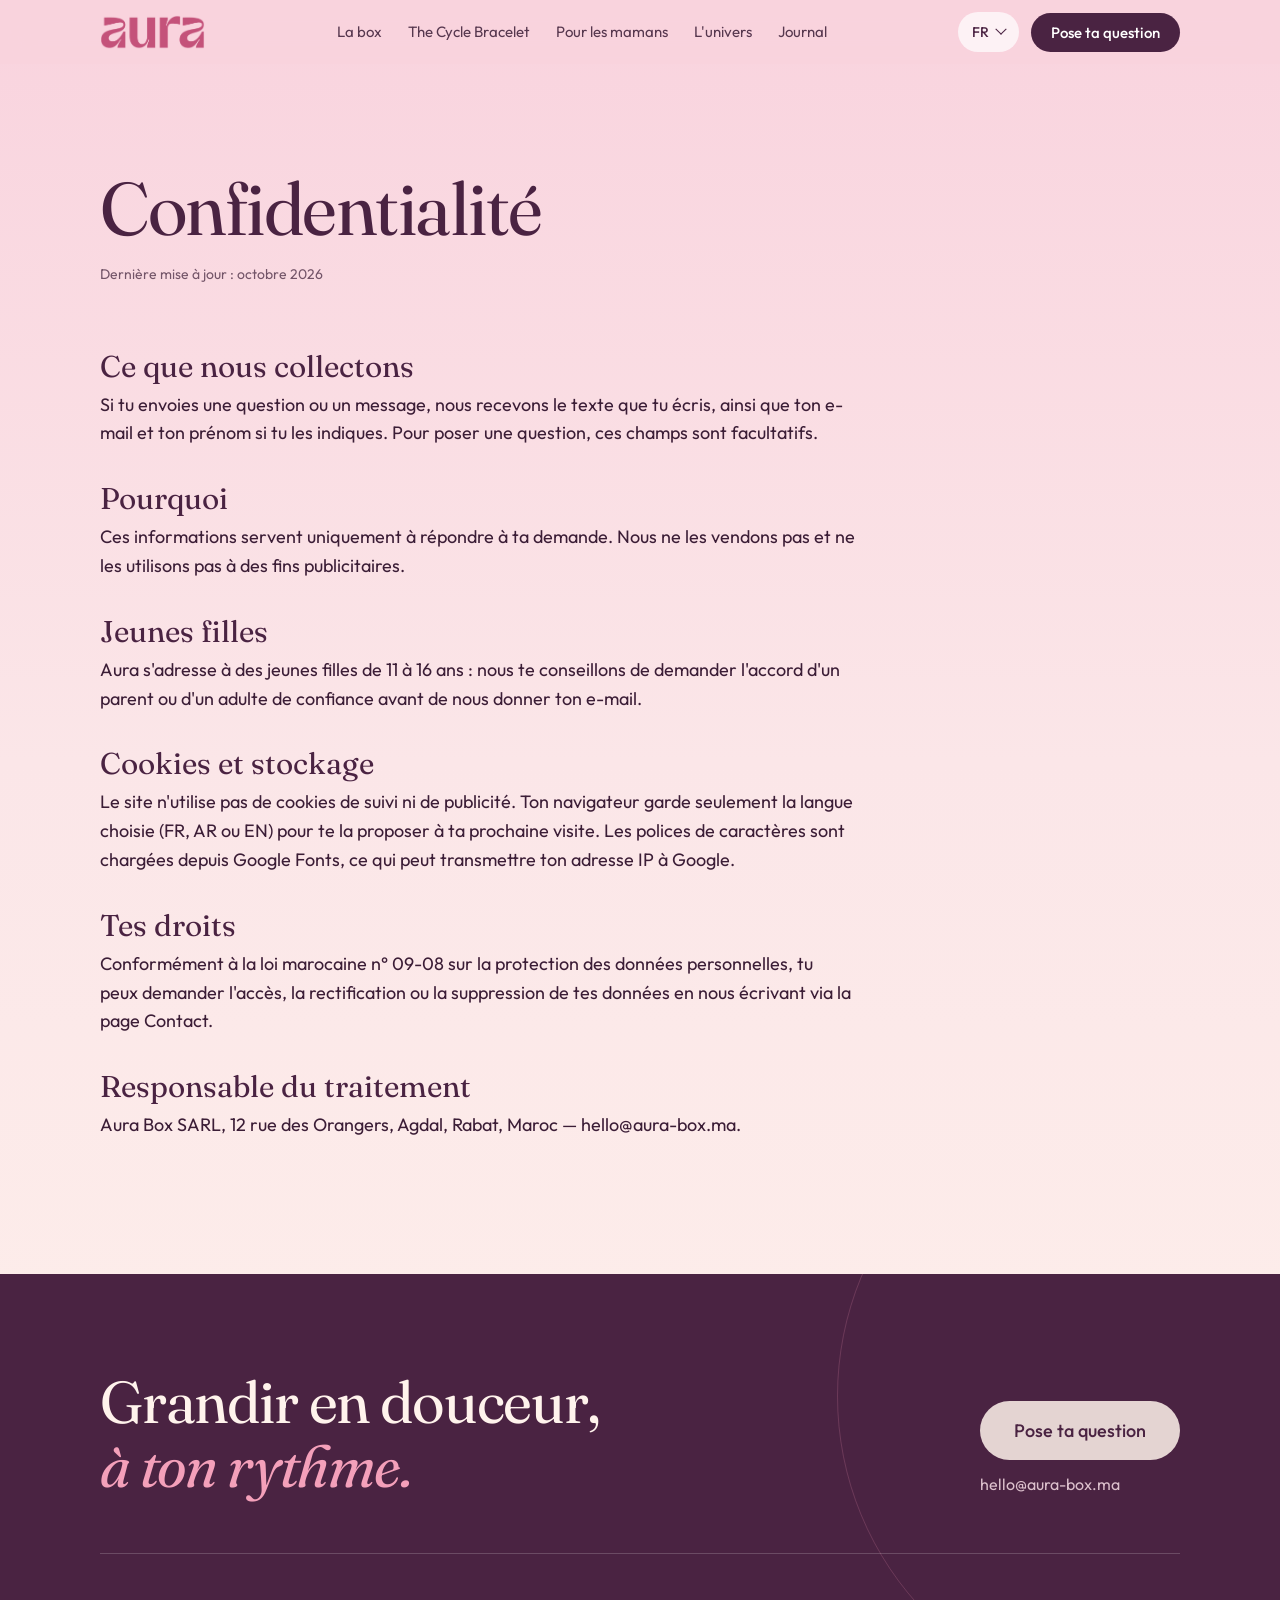
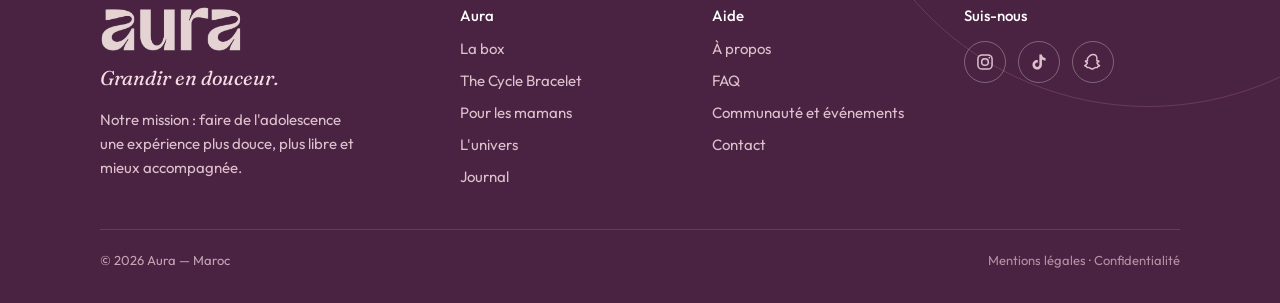
<file: confidentialite.html>
<!DOCTYPE html>
<html lang="fr">
<head>
<meta charset="utf-8">
<meta name="viewport" content="width=device-width, initial-scale=1, viewport-fit=cover">
<title>Confidentialité — Aura</title>
<meta name="description" content="Politique de confidentialité d'Aura : données collectées, cookies et tes droits.">
<meta property="og:title" content="Confidentialité — Aura">
<meta property="og:description" content="Politique de confidentialité d'Aura : données collectées, cookies et tes droits.">
<link rel="icon" href="data:image/svg+xml,%3Csvg xmlns='http://www.w3.org/2000/svg' viewBox='0 0 32 32'%3E%3Crect width='32' height='32' rx='9' fill='%23c4527a'/%3E%3Cpath d='M20 7a9 9 0 1 0 0 18 11 11 0 0 1 0-18z' fill='%23fff1ea'/%3E%3C/svg%3E">
<link rel="preconnect" href="https://fonts.googleapis.com"><link rel="preconnect" href="https://fonts.gstatic.com" crossorigin>
<link href="https://fonts.googleapis.com/css2?family=Fraunces:ital,opsz,wght@0,9..144,400;0,9..144,600;1,9..144,400&family=Outfit:wght@300;400;500;600&family=Caveat:wght@500&family=Noto+Naskh+Arabic:wght@400;600&display=swap" rel="stylesheet">
<link rel="stylesheet" href="assets/style.css">
</head>
<body>
<header><div class="wrap bar">
<a class="logo" href="index.html" aria-label="Aura"><img src="assets/logo-pink-mark.png" alt="Aura" width="105" height="34"></a>
<nav id="nav" aria-label="Navigation principale"><a href="la-box.html">La box</a><a href="the-cycle-bracelet.html">The Cycle Bracelet</a><a href="pour-les-mamans.html">Pour les mamans</a><a href="univers.html">L'univers</a><a href="journal.html">Journal</a></nav>
<div class="tools"><div class="lang" role="group" aria-label="Langue"><button data-l="fr" aria-pressed="true">FR</button><button data-l="ar" aria-pressed="false">عربي</button><button data-l="en" aria-pressed="false">EN</button></div>
<a class="btn sm" href="pose-ta-question.html">Pose ta question</a>
<button class="burger" aria-label="Menu" aria-expanded="false" aria-controls="nav"><span></span></button></div>
</div></header>
<main id="top">
<section class="phero"><div class="wrap"><h1>Confidentialité</h1><p class="note">Dernière mise à jour : octobre 2026</p></div></section>
<section class="sec-tight"><div class="wrap prose">
<h2>Ce que nous collectons</h2>
<p>Si tu envoies une question ou un message, nous recevons le texte que tu écris, ainsi que ton e-mail et ton prénom si tu les indiques. Pour poser une question, ces champs sont facultatifs.</p>
<h2>Pourquoi</h2>
<p>Ces informations servent uniquement à répondre à ta demande. Nous ne les vendons pas et ne les utilisons pas à des fins publicitaires.</p>
<h2>Jeunes filles</h2>
<p>Aura s'adresse à des jeunes filles de 11 à 16 ans : nous te conseillons de demander l'accord d'un parent ou d'un adulte de confiance avant de nous donner ton e-mail.</p>
<h2>Cookies et stockage</h2>
<p>Le site n'utilise pas de cookies de suivi ni de publicité. Ton navigateur garde seulement la langue choisie (FR, AR ou EN) pour te la proposer à ta prochaine visite. Les polices de caractères sont chargées depuis Google Fonts, ce qui peut transmettre ton adresse IP à Google.</p>
<h2>Tes droits</h2>
<p>Conformément à la loi marocaine n° 09-08 sur la protection des données personnelles, tu peux demander l'accès, la rectification ou la suppression de tes données en nous écrivant via la page Contact.</p>
<h2>Responsable du traitement</h2>
<p>Aura Box SARL, 12 rue des Orangers, Agdal, Rabat, Maroc — hello@aura-box.ma.</p>
</div></section>
</main>
<footer><div class="wrap">
<div class="ftop"><p class="serif fbig">Grandir en douceur, <em>à ton rythme.</em></p><div class="fcta"><a class="btn light" href="pose-ta-question.html">Pose ta question</a><a class="fmail" href="mailto:hello@aura-box.ma">hello@aura-box.ma</a></div></div>
<div class="fgrid" style="grid-template-columns:1.5fr 1fr 1fr 1fr">
<div><a class="logo" href="index.html" aria-label="Aura"><img src="assets/logo-cream-mark.png" alt="Aura" width="143" height="46"></a><p class="serif" style="font-style:italic;margin:10px 0 14px;font-size:20px">Grandir en douceur.</p><p style="font-size:15px;opacity:.85;max-width:30em">Notre mission : faire de l'adolescence une expérience plus douce, plus libre et mieux accompagnée.</p></div>
<div><h4>Aura</h4><ul><li><a href="la-box.html">La box</a></li><li><a href="the-cycle-bracelet.html">The Cycle Bracelet</a></li><li><a href="pour-les-mamans.html">Pour les mamans</a></li><li><a href="univers.html">L'univers</a></li><li><a href="journal.html">Journal</a></li></ul></div>
<div><h4>Aide</h4><ul><li><a href="a-propos.html">À propos</a></li><li><a href="faq.html">FAQ</a></li><li><a href="communaute.html">Communauté et événements</a></li><li><a href="contact.html">Contact</a></li></ul></div>
<div><h4>Suis-nous</h4><div class="soc"><a href="https://instagram.com/aura.box.ma" target="_blank" rel="noopener" aria-label="Instagram"><svg viewBox="0 0 24 24" width="20" height="20" fill="none" stroke="currentColor" stroke-width="1.8" aria-hidden="true"><rect x="3.500" y="3.500" width="17" height="17" rx="5"/><circle cx="12" cy="12" r="4"/><circle cx="17.200" cy="6.800" r="1" fill="currentColor" stroke="none"/></svg></a><a href="https://tiktok.com/@aura.box.ma" target="_blank" rel="noopener" aria-label="TikTok"><svg viewBox="0 0 24 24" width="20" height="20" fill="currentColor" aria-hidden="true"><path d="M16.600 5.820A4.280 4.280 0 0 1 15.540 3h-3.090v12.400a2.592 2.592 0 0 1-2.590 2.500c-1.420 0-2.600-1.160-2.600-2.600 0-1.720 1.660-3.010 3.370-2.480V9.660c-3.450-.46-6.470 2.220-6.470 5.640 0 3.330 2.760 5.700 5.690 5.700 3.140 0 5.690-2.550 5.690-5.700V9.010a7.350 7.350 0 0 0 4.300 1.380V7.300s-1.880.09-3.240-1.480z"/></svg></a><a href="https://snapchat.com/add/aura.box.ma" target="_blank" rel="noopener" aria-label="Snapchat"><svg viewBox="0 0 24 24" width="20" height="20" fill="none" stroke="currentColor" stroke-width="1.7" stroke-linejoin="round" stroke-linecap="round" aria-hidden="true"><path d="M12 3c2.800 0 4.700 2 4.700 4.800 0 .9-.1 1.700-.2 2.600.4.300 1 .5 1.500.3.500-.2 1.200-.1 1.200.400 0 .600-.9 1-1.700 1.200-.6.200-.9.500-.7 1 .7 1.500 1.900 2.600 3.200 3-.2.800-1.400 1-2.300 1.100-.3.400-.3 1.100-.8 1.300-.6.200-1.400-.2-2.300 0-1 .2-1.700 1.600-3.600 1.600s-2.600-1.400-3.600-1.600c-.9-.2-1.700.2-2.300 0-.5-.2-.5-.9-.8-1.300-.9-.1-2.100-.3-2.300-1.100 1.300-.4 2.500-1.500 3.200-3 .2-.5-.1-.8-.7-1-.8-.2-1.700-.6-1.700-1.200 0-.5.700-.6 1.200-.4.500.2 1.100 0 1.500-.3-.1-.9-.2-1.700-.2-2.600C7.300 5 9.200 3 12 3z"/></svg></a></div></div>
</div>
<div class="legal"><span>© 2026 Aura — Maroc</span><span><a href="mentions-legales.html">Mentions légales</a> · <a href="confidentialite.html">Confidentialité</a></span></div>
</div></footer>
<style>@media(max-width:860px){.fgrid{grid-template-columns:1fr 1fr!important}.fgrid>div:first-child,.fgrid>div:last-child{grid-column:1/-1}}</style>
<script src="assets/config.js"></script>
<script src="assets/app.js"></script>

</body>
</html>
</file>
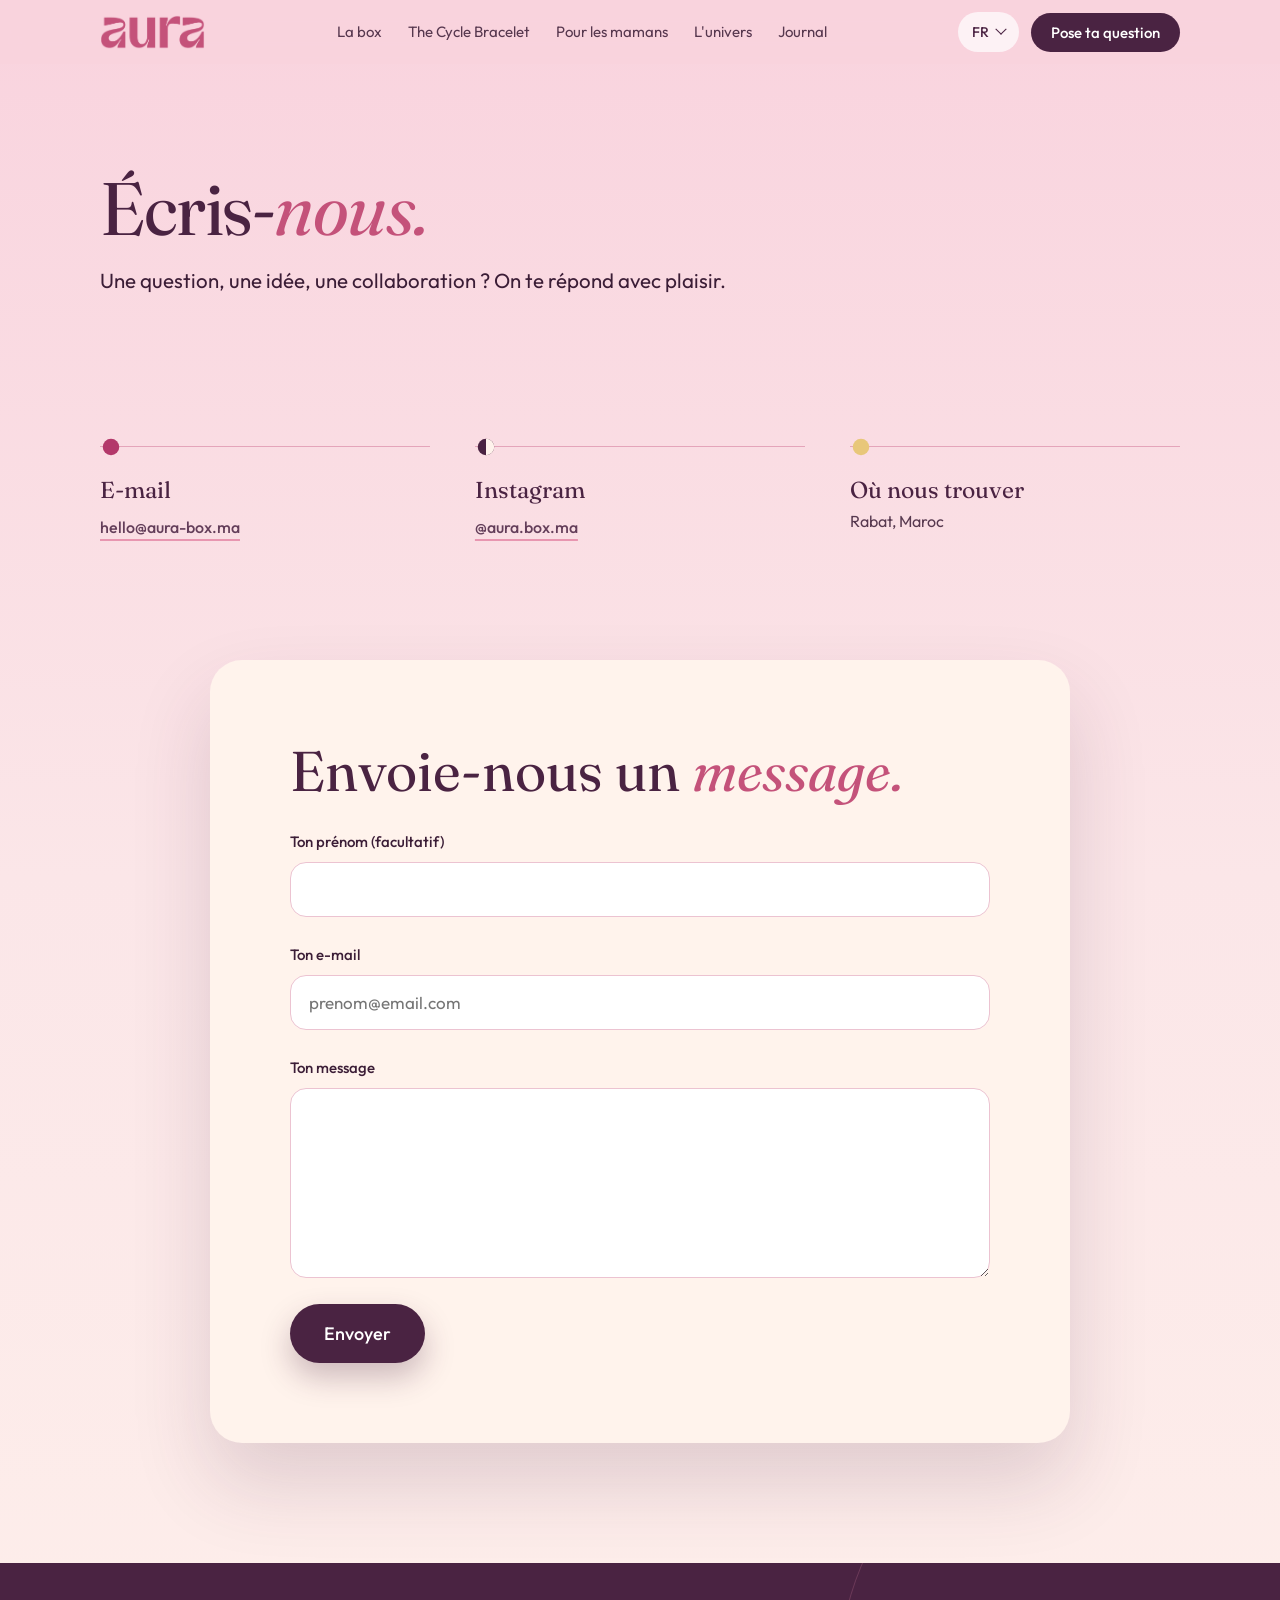
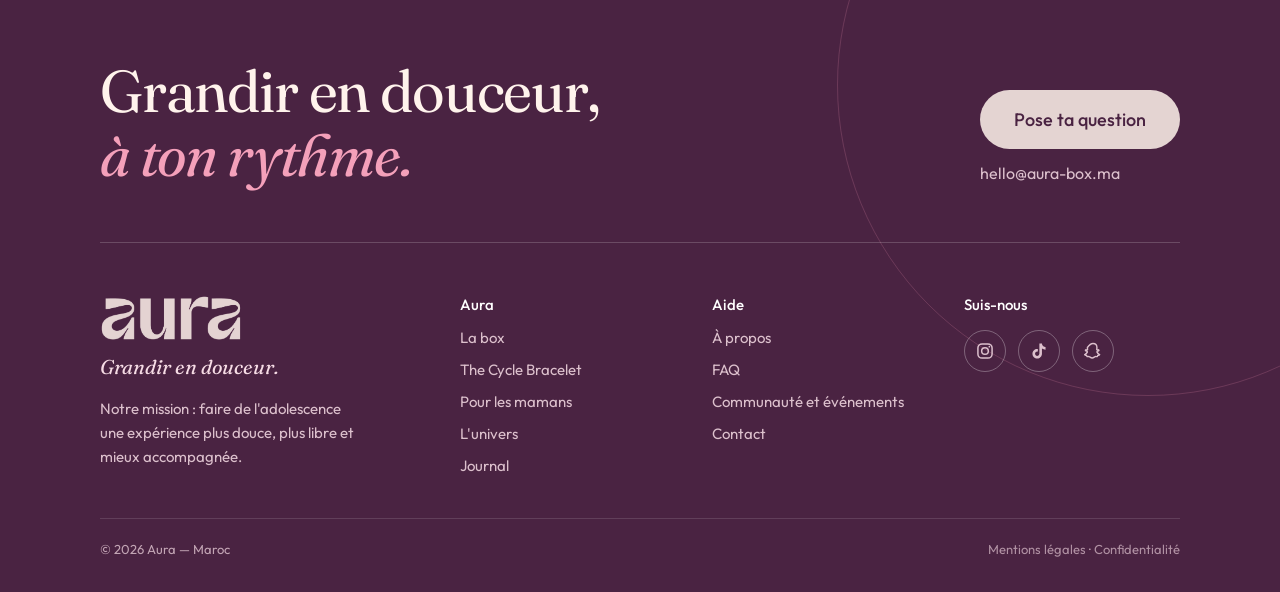
<file: contact.html>
<!DOCTYPE html>
<html lang="fr">
<head>
<meta charset="utf-8">
<meta name="viewport" content="width=device-width, initial-scale=1, viewport-fit=cover">
<title>Contact — Aura</title>
<meta name="description" content="Écris à l'équipe Aura : une question, une idée, une collaboration.">
<meta property="og:title" content="Contact — Aura">
<meta property="og:description" content="Écris à l'équipe Aura : une question, une idée, une collaboration.">
<link rel="icon" href="data:image/svg+xml,%3Csvg xmlns='http://www.w3.org/2000/svg' viewBox='0 0 32 32'%3E%3Crect width='32' height='32' rx='9' fill='%23c4527a'/%3E%3Cpath d='M20 7a9 9 0 1 0 0 18 11 11 0 0 1 0-18z' fill='%23fff1ea'/%3E%3C/svg%3E">
<link rel="preconnect" href="https://fonts.googleapis.com"><link rel="preconnect" href="https://fonts.gstatic.com" crossorigin>
<link href="https://fonts.googleapis.com/css2?family=Fraunces:ital,opsz,wght@0,9..144,400;0,9..144,600;1,9..144,400&family=Outfit:wght@300;400;500;600&family=Caveat:wght@500&family=Noto+Naskh+Arabic:wght@400;600&display=swap" rel="stylesheet">
<link rel="stylesheet" href="assets/style.css">
</head>
<body>
<header><div class="wrap bar">
<a class="logo" href="index.html" aria-label="Aura"><img src="assets/logo-pink-mark.png" alt="Aura" width="105" height="34"></a>
<nav id="nav" aria-label="Navigation principale"><a href="la-box.html">La box</a><a href="the-cycle-bracelet.html">The Cycle Bracelet</a><a href="pour-les-mamans.html">Pour les mamans</a><a href="univers.html">L'univers</a><a href="journal.html">Journal</a></nav>
<div class="tools"><div class="lang" role="group" aria-label="Langue"><button data-l="fr" aria-pressed="true">FR</button><button data-l="ar" aria-pressed="false">عربي</button><button data-l="en" aria-pressed="false">EN</button></div>
<a class="btn sm" href="pose-ta-question.html">Pose ta question</a>
<button class="burger" aria-label="Menu" aria-expanded="false" aria-controls="nav"><span></span></button></div>
</div></header>
<main id="top">
<section class="phero"><div class="wrap">
<h1>Écris-<em>nous.</em></h1>
<p class="lead">Une question, une idée, une collaboration ? On te répond avec plaisir.</p>
</div></section>
<section class="sec-tight"><div class="wrap"><div class="usp">
<div><svg viewBox="0 0 24 24" aria-hidden="true"><circle cx="12" cy="12" r="9" fill="#b3386a"/></svg><h3>E-mail</h3><p><a class="more" href="mailto:hello@aura-box.ma">hello@aura-box.ma</a></p></div>
<div><svg viewBox="0 0 24 24" aria-hidden="true"><circle cx="12" cy="12" r="9" fill="#4a2342"/><path d="M12 3a9 9 0 0 1 0 18z" fill="#fff3ec"/></svg><h3>Instagram</h3><p><a class="more" href="https://instagram.com/aura.box.ma" target="_blank" rel="noopener">@aura.box.ma</a></p></div>
<div><svg viewBox="0 0 24 24" aria-hidden="true"><circle cx="12" cy="12" r="9" fill="#e8c77a"/></svg><h3>Où nous trouver</h3><p>Rabat, Maroc</p></div>
</div></div></section>
<section class="sec-tight"><div class="wrap"><div class="card" id="card">
<h2>Envoie-nous un <em>message.</em></h2>
<form data-form novalidate>
<label><span>Ton prénom (facultatif)</span><input type="text" name="name" autocomplete="given-name"></label>
<label><span>Ton e-mail</span><input type="email" name="email" autocomplete="email" placeholder="prenom@email.com"></label>
<label><span>Ton message</span><textarea name="message" maxlength="1000"></textarea></label>
<button class="btn" type="submit" style="justify-self:start">Envoyer</button>
</form>
<p class="ok">Merci ! Ton message est bien arrivé ♥</p>
</div></div></section>
</main>
<footer><div class="wrap">
<div class="ftop"><p class="serif fbig">Grandir en douceur, <em>à ton rythme.</em></p><div class="fcta"><a class="btn light" href="pose-ta-question.html">Pose ta question</a><a class="fmail" href="mailto:hello@aura-box.ma">hello@aura-box.ma</a></div></div>
<div class="fgrid" style="grid-template-columns:1.5fr 1fr 1fr 1fr">
<div><a class="logo" href="index.html" aria-label="Aura"><img src="assets/logo-cream-mark.png" alt="Aura" width="143" height="46"></a><p class="serif" style="font-style:italic;margin:10px 0 14px;font-size:20px">Grandir en douceur.</p><p style="font-size:15px;opacity:.85;max-width:30em">Notre mission : faire de l'adolescence une expérience plus douce, plus libre et mieux accompagnée.</p></div>
<div><h4>Aura</h4><ul><li><a href="la-box.html">La box</a></li><li><a href="the-cycle-bracelet.html">The Cycle Bracelet</a></li><li><a href="pour-les-mamans.html">Pour les mamans</a></li><li><a href="univers.html">L'univers</a></li><li><a href="journal.html">Journal</a></li></ul></div>
<div><h4>Aide</h4><ul><li><a href="a-propos.html">À propos</a></li><li><a href="faq.html">FAQ</a></li><li><a href="communaute.html">Communauté et événements</a></li><li><a href="contact.html">Contact</a></li></ul></div>
<div><h4>Suis-nous</h4><div class="soc"><a href="https://instagram.com/aura.box.ma" target="_blank" rel="noopener" aria-label="Instagram"><svg viewBox="0 0 24 24" width="20" height="20" fill="none" stroke="currentColor" stroke-width="1.8" aria-hidden="true"><rect x="3.500" y="3.500" width="17" height="17" rx="5"/><circle cx="12" cy="12" r="4"/><circle cx="17.200" cy="6.800" r="1" fill="currentColor" stroke="none"/></svg></a><a href="https://tiktok.com/@aura.box.ma" target="_blank" rel="noopener" aria-label="TikTok"><svg viewBox="0 0 24 24" width="20" height="20" fill="currentColor" aria-hidden="true"><path d="M16.600 5.820A4.280 4.280 0 0 1 15.540 3h-3.090v12.400a2.592 2.592 0 0 1-2.590 2.500c-1.420 0-2.600-1.160-2.600-2.600 0-1.720 1.660-3.010 3.370-2.480V9.660c-3.450-.46-6.470 2.220-6.470 5.640 0 3.330 2.760 5.700 5.690 5.700 3.140 0 5.690-2.550 5.690-5.700V9.010a7.350 7.350 0 0 0 4.300 1.380V7.300s-1.880.09-3.240-1.480z"/></svg></a><a href="https://snapchat.com/add/aura.box.ma" target="_blank" rel="noopener" aria-label="Snapchat"><svg viewBox="0 0 24 24" width="20" height="20" fill="none" stroke="currentColor" stroke-width="1.7" stroke-linejoin="round" stroke-linecap="round" aria-hidden="true"><path d="M12 3c2.800 0 4.700 2 4.700 4.800 0 .9-.1 1.700-.2 2.600.4.300 1 .5 1.500.3.500-.2 1.200-.1 1.200.400 0 .600-.9 1-1.700 1.200-.6.200-.9.500-.7 1 .7 1.500 1.900 2.600 3.200 3-.2.800-1.400 1-2.300 1.100-.3.400-.3 1.100-.8 1.300-.6.200-1.400-.2-2.300 0-1 .2-1.700 1.600-3.600 1.600s-2.600-1.400-3.600-1.600c-.9-.2-1.700.2-2.300 0-.5-.2-.5-.9-.8-1.300-.9-.1-2.100-.3-2.300-1.100 1.300-.4 2.500-1.500 3.200-3 .2-.5-.1-.8-.7-1-.8-.2-1.700-.6-1.700-1.200 0-.5.700-.6 1.200-.4.500.2 1.100 0 1.500-.3-.1-.9-.2-1.700-.2-2.600C7.300 5 9.200 3 12 3z"/></svg></a></div></div>
</div>
<div class="legal"><span>© 2026 Aura — Maroc</span><span><a href="mentions-legales.html">Mentions légales</a> · <a href="confidentialite.html">Confidentialité</a></span></div>
</div></footer>
<style>@media(max-width:860px){.fgrid{grid-template-columns:1fr 1fr!important}.fgrid>div:first-child,.fgrid>div:last-child{grid-column:1/-1}}</style>
<script src="assets/config.js"></script>
<script src="assets/app.js"></script>

</body>
</html>
</file>
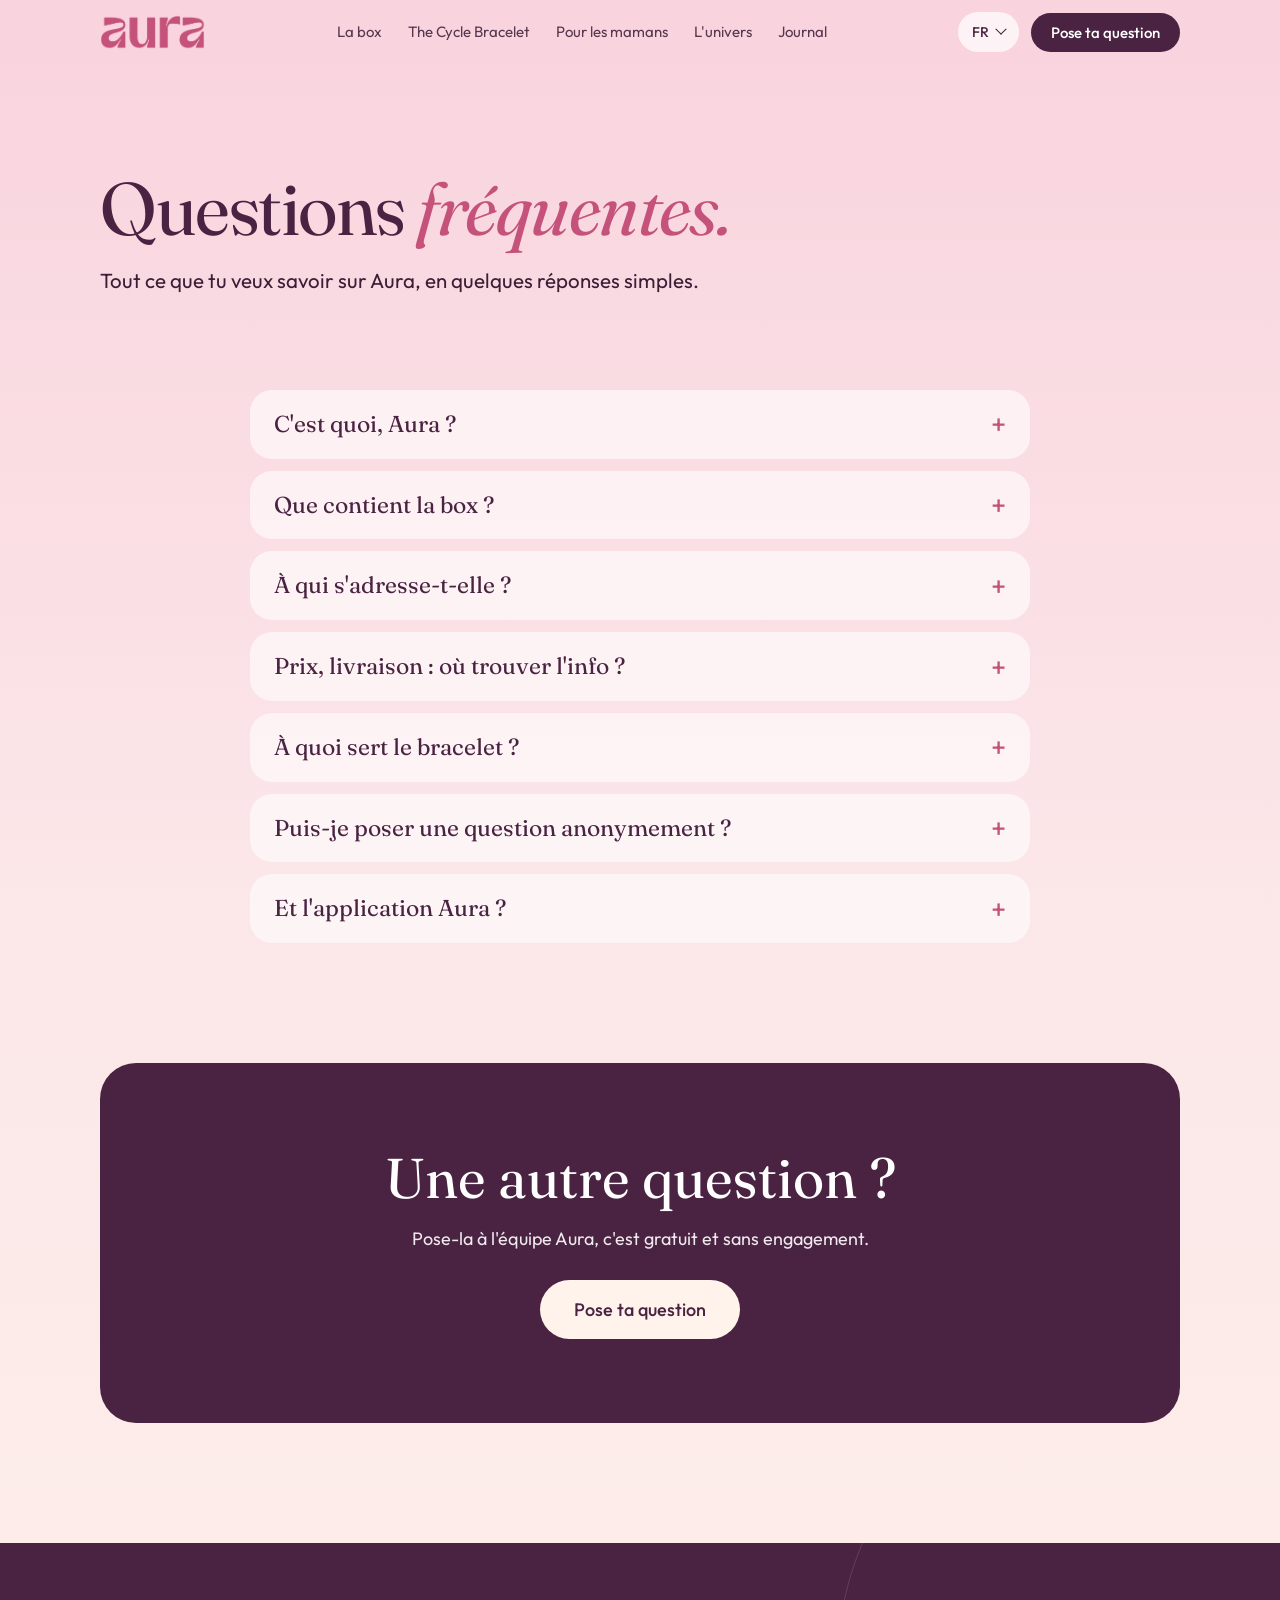
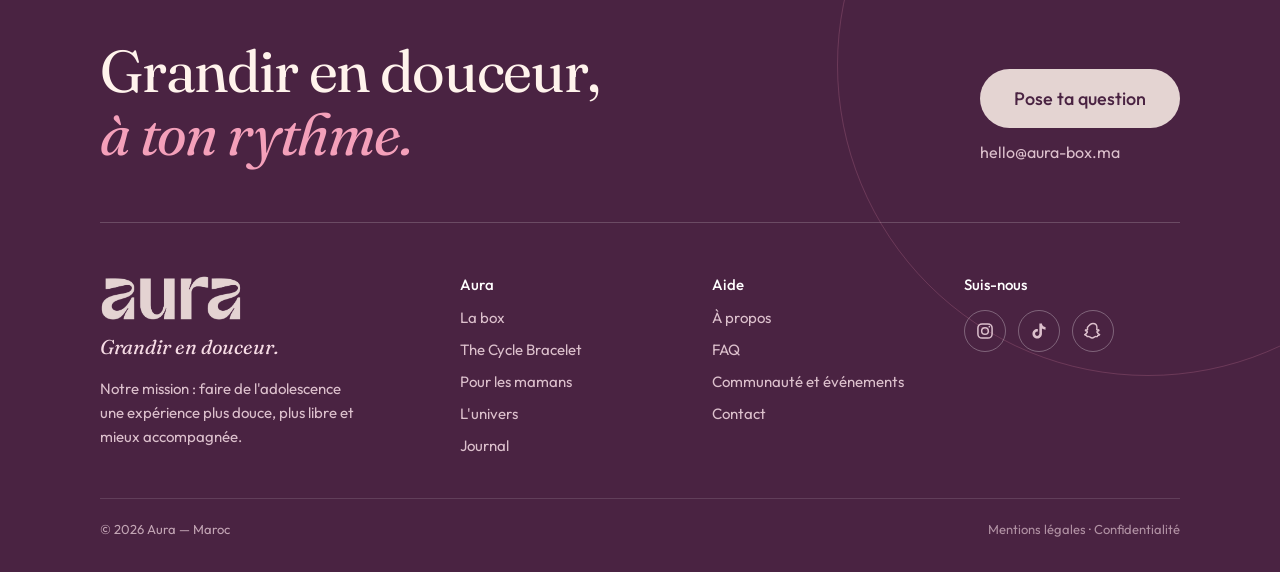
<file: faq.html>
<!DOCTYPE html>
<html lang="fr">
<head>
<meta charset="utf-8">
<meta name="viewport" content="width=device-width, initial-scale=1, viewport-fit=cover">
<title>FAQ — Aura</title>
<meta name="description" content="Les réponses aux questions fréquentes sur Aura : la box, le bracelet, le lancement et ta question anonyme.">
<meta property="og:title" content="FAQ — Aura">
<meta property="og:description" content="Les réponses aux questions fréquentes sur Aura : la box, le bracelet, le lancement et ta question anonyme.">
<link rel="icon" href="data:image/svg+xml,%3Csvg xmlns='http://www.w3.org/2000/svg' viewBox='0 0 32 32'%3E%3Crect width='32' height='32' rx='9' fill='%23c4527a'/%3E%3Cpath d='M20 7a9 9 0 1 0 0 18 11 11 0 0 1 0-18z' fill='%23fff1ea'/%3E%3C/svg%3E">
<link rel="preconnect" href="https://fonts.googleapis.com"><link rel="preconnect" href="https://fonts.gstatic.com" crossorigin>
<link href="https://fonts.googleapis.com/css2?family=Fraunces:ital,opsz,wght@0,9..144,400;0,9..144,600;1,9..144,400&family=Outfit:wght@300;400;500;600&family=Caveat:wght@500&family=Noto+Naskh+Arabic:wght@400;600&display=swap" rel="stylesheet">
<link rel="stylesheet" href="assets/style.css">
</head>
<body>
<header><div class="wrap bar">
<a class="logo" href="index.html" aria-label="Aura"><img src="assets/logo-pink-mark.png" alt="Aura" width="105" height="34"></a>
<nav id="nav" aria-label="Navigation principale"><a href="la-box.html">La box</a><a href="the-cycle-bracelet.html">The Cycle Bracelet</a><a href="pour-les-mamans.html">Pour les mamans</a><a href="univers.html">L'univers</a><a href="journal.html">Journal</a></nav>
<div class="tools"><div class="lang" role="group" aria-label="Langue"><button data-l="fr" aria-pressed="true">FR</button><button data-l="ar" aria-pressed="false">عربي</button><button data-l="en" aria-pressed="false">EN</button></div>
<a class="btn sm" href="pose-ta-question.html">Pose ta question</a>
<button class="burger" aria-label="Menu" aria-expanded="false" aria-controls="nav"><span></span></button></div>
</div></header>
<main id="top">
<section class="phero"><div class="wrap">
<h1>Questions <em>fréquentes.</em></h1>
<p class="lead">Tout ce que tu veux savoir sur Aura, en quelques réponses simples.</p>
</div></section>
<section class="sec-tight"><div class="wrap faq">
<details><summary>C'est quoi, Aura ?</summary><p>Aura est la première box au Maroc pour les adolescentes de 11 à 16 ans et leurs mamans, pensée pour vivre les premières règles avec douceur, sans gêne, sans peur, sans solitude.</p></details>
<details><summary>Que contient la box ?</summary><p>Des protections hygiéniques adaptées, une fiche éducative, le bracelet Aura, une tisane naturelle, un snack douceur, un produit confort et une attention symbolique.</p></details>
<details><summary>À qui s'adresse-t-elle ?</summary><p>Aux jeunes filles de 11 à 16 ans, et à leurs mamans, qui y trouvent un cadre, des mots et des outils pour accompagner ce moment.</p></details>
<details><summary>Prix, livraison : où trouver l'info ?</summary><p>Écris-nous via la page Contact ou pose ta question : on te répond avec les informations à jour sur le prix et la livraison.</p></details>
<details><summary>À quoi sert le bracelet ?</summary><p>The Cycle Bracelet est un bijou symbolique : chaque couleur correspond à une énergie du cycle, pour apprendre à s'écouter.</p></details>
<details><summary>Puis-je poser une question anonymement ?</summary><p>Oui. Sur la page « Pose ta question », l'e-mail est facultatif : tu peux écrire sans te présenter.</p></details>
<details><summary>Et l'application Aura ?</summary><p>L'application et l'accompagnement one to one sont à venir. On te prévient dès qu'ils arrivent.</p></details>
</div></section>
<section class="sec-tight"><div class="wrap"><div class="band">
<h2>Une autre question ?</h2>
<p>Pose-la à l'équipe Aura, c'est gratuit et sans engagement.</p>
<a class="btn light" href="pose-ta-question.html">Pose ta question</a>
</div></div></section>
</main>
<footer><div class="wrap">
<div class="ftop"><p class="serif fbig">Grandir en douceur, <em>à ton rythme.</em></p><div class="fcta"><a class="btn light" href="pose-ta-question.html">Pose ta question</a><a class="fmail" href="mailto:hello@aura-box.ma">hello@aura-box.ma</a></div></div>
<div class="fgrid" style="grid-template-columns:1.5fr 1fr 1fr 1fr">
<div><a class="logo" href="index.html" aria-label="Aura"><img src="assets/logo-cream-mark.png" alt="Aura" width="143" height="46"></a><p class="serif" style="font-style:italic;margin:10px 0 14px;font-size:20px">Grandir en douceur.</p><p style="font-size:15px;opacity:.85;max-width:30em">Notre mission : faire de l'adolescence une expérience plus douce, plus libre et mieux accompagnée.</p></div>
<div><h4>Aura</h4><ul><li><a href="la-box.html">La box</a></li><li><a href="the-cycle-bracelet.html">The Cycle Bracelet</a></li><li><a href="pour-les-mamans.html">Pour les mamans</a></li><li><a href="univers.html">L'univers</a></li><li><a href="journal.html">Journal</a></li></ul></div>
<div><h4>Aide</h4><ul><li><a href="a-propos.html">À propos</a></li><li><a href="faq.html">FAQ</a></li><li><a href="communaute.html">Communauté et événements</a></li><li><a href="contact.html">Contact</a></li></ul></div>
<div><h4>Suis-nous</h4><div class="soc"><a href="https://instagram.com/aura.box.ma" target="_blank" rel="noopener" aria-label="Instagram"><svg viewBox="0 0 24 24" width="20" height="20" fill="none" stroke="currentColor" stroke-width="1.8" aria-hidden="true"><rect x="3.500" y="3.500" width="17" height="17" rx="5"/><circle cx="12" cy="12" r="4"/><circle cx="17.200" cy="6.800" r="1" fill="currentColor" stroke="none"/></svg></a><a href="https://tiktok.com/@aura.box.ma" target="_blank" rel="noopener" aria-label="TikTok"><svg viewBox="0 0 24 24" width="20" height="20" fill="currentColor" aria-hidden="true"><path d="M16.600 5.820A4.280 4.280 0 0 1 15.540 3h-3.090v12.400a2.592 2.592 0 0 1-2.590 2.500c-1.420 0-2.600-1.160-2.600-2.600 0-1.720 1.660-3.010 3.370-2.480V9.660c-3.450-.46-6.470 2.220-6.470 5.640 0 3.330 2.760 5.700 5.690 5.700 3.140 0 5.690-2.550 5.690-5.700V9.010a7.350 7.350 0 0 0 4.300 1.380V7.300s-1.880.09-3.240-1.480z"/></svg></a><a href="https://snapchat.com/add/aura.box.ma" target="_blank" rel="noopener" aria-label="Snapchat"><svg viewBox="0 0 24 24" width="20" height="20" fill="none" stroke="currentColor" stroke-width="1.7" stroke-linejoin="round" stroke-linecap="round" aria-hidden="true"><path d="M12 3c2.800 0 4.700 2 4.700 4.800 0 .9-.1 1.700-.2 2.600.4.300 1 .5 1.500.3.500-.2 1.200-.1 1.200.400 0 .600-.9 1-1.700 1.200-.6.200-.9.500-.7 1 .7 1.500 1.900 2.600 3.200 3-.2.800-1.400 1-2.300 1.100-.3.400-.3 1.100-.8 1.300-.6.200-1.400-.2-2.300 0-1 .2-1.700 1.600-3.600 1.600s-2.600-1.400-3.600-1.600c-.9-.2-1.700.2-2.300 0-.5-.2-.5-.9-.8-1.300-.9-.1-2.100-.3-2.300-1.100 1.300-.4 2.500-1.500 3.200-3 .2-.5-.1-.8-.7-1-.8-.2-1.700-.6-1.700-1.200 0-.5.700-.6 1.200-.4.500.2 1.100 0 1.500-.3-.1-.9-.2-1.700-.2-2.600C7.300 5 9.200 3 12 3z"/></svg></a></div></div>
</div>
<div class="legal"><span>© 2026 Aura — Maroc</span><span><a href="mentions-legales.html">Mentions légales</a> · <a href="confidentialite.html">Confidentialité</a></span></div>
</div></footer>
<style>@media(max-width:860px){.fgrid{grid-template-columns:1fr 1fr!important}.fgrid>div:first-child,.fgrid>div:last-child{grid-column:1/-1}}</style>
<script src="assets/config.js"></script>
<script src="assets/app.js"></script>

</body>
</html>
</file>
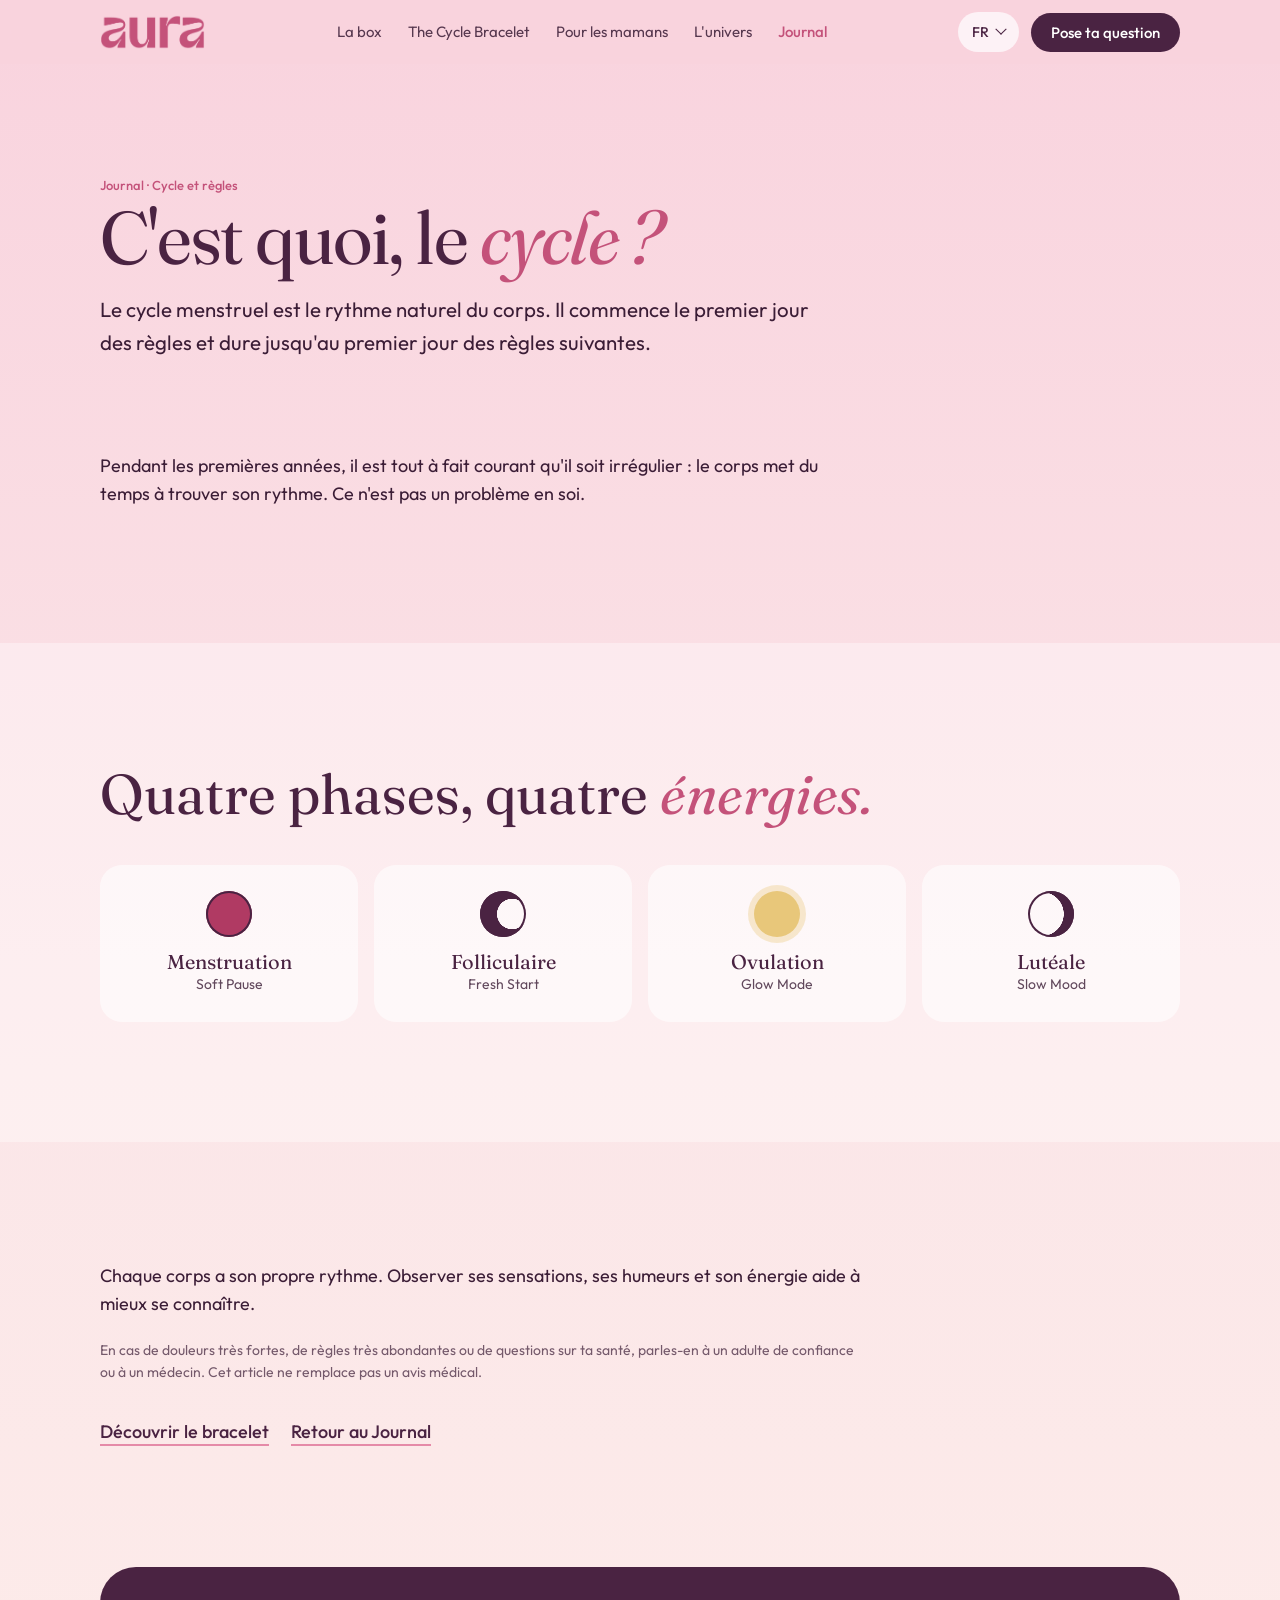
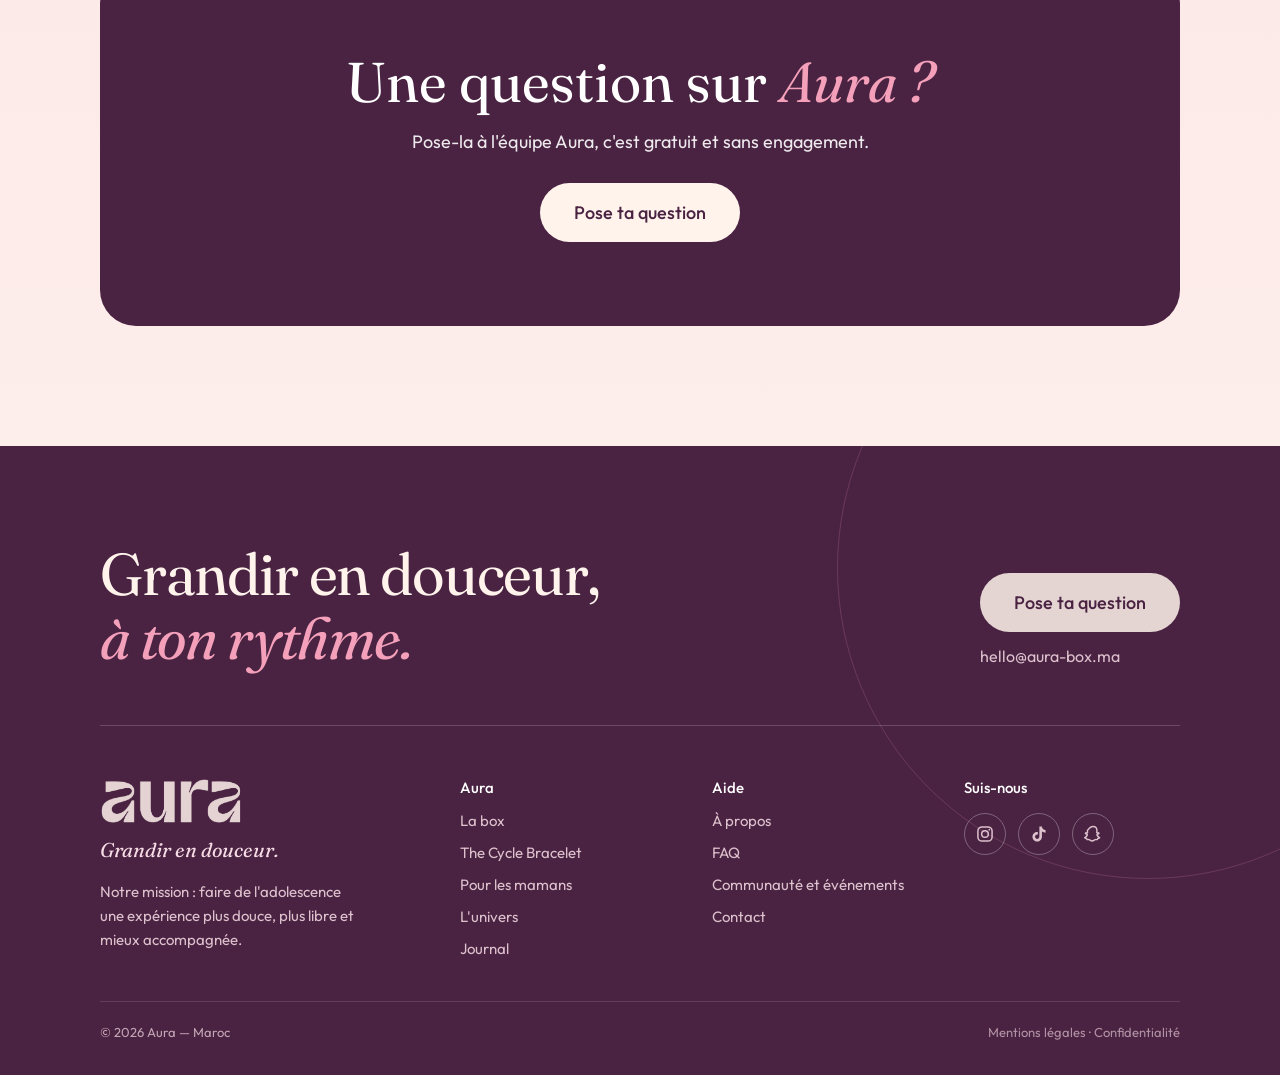
<file: journal-le-cycle.html>
<!DOCTYPE html>
<html lang="fr">
<head>
<meta charset="utf-8">
<meta name="viewport" content="width=device-width, initial-scale=1, viewport-fit=cover">
<title>C'est quoi, le cycle ? — Aura</title>
<meta name="description" content="Le cycle menstruel expliqué simplement : ses quatre phases et pourquoi il peut être irrégulier au début.">
<meta property="og:title" content="C'est quoi, le cycle ? — Aura">
<meta property="og:description" content="Le cycle menstruel expliqué simplement : ses quatre phases et pourquoi il peut être irrégulier au début.">
<link rel="icon" href="data:image/svg+xml,%3Csvg xmlns='http://www.w3.org/2000/svg' viewBox='0 0 32 32'%3E%3Crect width='32' height='32' rx='9' fill='%23c4527a'/%3E%3Cpath d='M20 7a9 9 0 1 0 0 18 11 11 0 0 1 0-18z' fill='%23fff1ea'/%3E%3C/svg%3E">
<link rel="preconnect" href="https://fonts.googleapis.com"><link rel="preconnect" href="https://fonts.gstatic.com" crossorigin>
<link href="https://fonts.googleapis.com/css2?family=Fraunces:ital,opsz,wght@0,9..144,400;0,9..144,600;1,9..144,400&family=Outfit:wght@300;400;500;600&family=Caveat:wght@500&family=Noto+Naskh+Arabic:wght@400;600&display=swap" rel="stylesheet">
<link rel="stylesheet" href="assets/style.css">
</head>
<body>
<header><div class="wrap bar">
<a class="logo" href="index.html" aria-label="Aura"><img src="assets/logo-pink-mark.png" alt="Aura" width="105" height="34"></a>
<nav id="nav" aria-label="Navigation principale"><a href="la-box.html">La box</a><a href="the-cycle-bracelet.html">The Cycle Bracelet</a><a href="pour-les-mamans.html">Pour les mamans</a><a href="univers.html">L'univers</a><a href="journal.html" aria-current="page">Journal</a></nav>
<div class="tools"><div class="lang" role="group" aria-label="Langue"><button data-l="fr" aria-pressed="true">FR</button><button data-l="ar" aria-pressed="false">عربي</button><button data-l="en" aria-pressed="false">EN</button></div>
<a class="btn sm" href="pose-ta-question.html">Pose ta question</a>
<button class="burger" aria-label="Menu" aria-expanded="false" aria-controls="nav"><span></span></button></div>
</div></header>
<main id="top">
<section class="phero"><div class="wrap">
<span class="soon">Journal · Cycle et règles</span>
<h1>C'est quoi, le <em>cycle ?</em></h1>
<p class="lead">Le cycle menstruel est le rythme naturel du corps. Il commence le premier jour des règles et dure jusqu'au premier jour des règles suivantes.</p>
</div></section>
<section class="sec-tight"><div class="wrap prose">
<p>Pendant les premières années, il est tout à fait courant qu'il soit irrégulier : le corps met du temps à trouver son rythme. Ce n'est pas un problème en soi.</p>
</div></section>
<section style="background:rgba(255,255,255,.35)"><div class="wrap">
<h2>Quatre phases, quatre <em>énergies.</em></h2>
<div class="phases">
<div class="phase"><i style="background:#b03a63"></i><h3>Menstruation</h3><p>Soft Pause</p></div>
<div class="phase"><i style="background:radial-gradient(circle at 70% 50%,transparent 0 38%,#4a2342 39%)"></i><h3>Folliculaire</h3><p>Fresh Start</p></div>
<div class="phase"><i style="background:#e8c77a;box-shadow:0 0 0 6px rgba(232,199,122,.35)"></i><h3>Ovulation</h3><p>Glow Mode</p></div>
<div class="phase"><i style="background:radial-gradient(circle at 70% 50%,transparent 0 55%,#4a2342 56%);transform:scaleX(-1)"></i><h3>Lutéale</h3><p>Slow Mood</p></div>
</div></div>
</div></section>
<section><div class="wrap prose">
<p>Chaque corps a son propre rythme. Observer ses sensations, ses humeurs et son énergie aide à mieux se connaître.</p>
<p class="note">En cas de douleurs très fortes, de règles très abondantes ou de questions sur ta santé, parles-en à un adulte de confiance ou à un médecin. Cet article ne remplace pas un avis médical.</p>
<a class="more" href="the-cycle-bracelet.html">Découvrir le bracelet</a> <a class="more" style="margin-inline-start:18px" href="journal.html">Retour au Journal</a>
</div></section>
<section class="sec-tight"><div class="wrap"><div class="band">
<h2>Une question sur <em>Aura ?</em></h2>
<p>Pose-la à l'équipe Aura, c'est gratuit et sans engagement.</p>
<a class="btn light" href="pose-ta-question.html">Pose ta question</a>
</div></div></section>
</main>
<footer><div class="wrap">
<div class="ftop"><p class="serif fbig">Grandir en douceur, <em>à ton rythme.</em></p><div class="fcta"><a class="btn light" href="pose-ta-question.html">Pose ta question</a><a class="fmail" href="mailto:hello@aura-box.ma">hello@aura-box.ma</a></div></div>
<div class="fgrid" style="grid-template-columns:1.5fr 1fr 1fr 1fr">
<div><a class="logo" href="index.html" aria-label="Aura"><img src="assets/logo-cream-mark.png" alt="Aura" width="143" height="46"></a><p class="serif" style="font-style:italic;margin:10px 0 14px;font-size:20px">Grandir en douceur.</p><p style="font-size:15px;opacity:.85;max-width:30em">Notre mission : faire de l'adolescence une expérience plus douce, plus libre et mieux accompagnée.</p></div>
<div><h4>Aura</h4><ul><li><a href="la-box.html">La box</a></li><li><a href="the-cycle-bracelet.html">The Cycle Bracelet</a></li><li><a href="pour-les-mamans.html">Pour les mamans</a></li><li><a href="univers.html">L'univers</a></li><li><a href="journal.html">Journal</a></li></ul></div>
<div><h4>Aide</h4><ul><li><a href="a-propos.html">À propos</a></li><li><a href="faq.html">FAQ</a></li><li><a href="communaute.html">Communauté et événements</a></li><li><a href="contact.html">Contact</a></li></ul></div>
<div><h4>Suis-nous</h4><div class="soc"><a href="https://instagram.com/aura.box.ma" target="_blank" rel="noopener" aria-label="Instagram"><svg viewBox="0 0 24 24" width="20" height="20" fill="none" stroke="currentColor" stroke-width="1.8" aria-hidden="true"><rect x="3.500" y="3.500" width="17" height="17" rx="5"/><circle cx="12" cy="12" r="4"/><circle cx="17.200" cy="6.800" r="1" fill="currentColor" stroke="none"/></svg></a><a href="https://tiktok.com/@aura.box.ma" target="_blank" rel="noopener" aria-label="TikTok"><svg viewBox="0 0 24 24" width="20" height="20" fill="currentColor" aria-hidden="true"><path d="M16.600 5.820A4.280 4.280 0 0 1 15.540 3h-3.090v12.400a2.592 2.592 0 0 1-2.590 2.500c-1.420 0-2.600-1.160-2.600-2.600 0-1.720 1.660-3.010 3.370-2.480V9.660c-3.450-.46-6.470 2.220-6.470 5.640 0 3.330 2.760 5.700 5.690 5.700 3.140 0 5.690-2.550 5.690-5.700V9.010a7.350 7.350 0 0 0 4.300 1.380V7.300s-1.880.09-3.240-1.480z"/></svg></a><a href="https://snapchat.com/add/aura.box.ma" target="_blank" rel="noopener" aria-label="Snapchat"><svg viewBox="0 0 24 24" width="20" height="20" fill="none" stroke="currentColor" stroke-width="1.7" stroke-linejoin="round" stroke-linecap="round" aria-hidden="true"><path d="M12 3c2.800 0 4.700 2 4.700 4.800 0 .9-.1 1.700-.2 2.600.4.300 1 .5 1.500.3.500-.2 1.200-.1 1.200.400 0 .600-.9 1-1.700 1.200-.6.200-.9.500-.7 1 .7 1.500 1.900 2.600 3.200 3-.2.800-1.400 1-2.300 1.100-.3.400-.3 1.100-.8 1.300-.6.200-1.400-.2-2.300 0-1 .2-1.700 1.600-3.600 1.600s-2.600-1.400-3.600-1.600c-.9-.2-1.700.2-2.300 0-.5-.2-.5-.9-.8-1.300-.9-.1-2.100-.3-2.300-1.100 1.300-.4 2.500-1.500 3.200-3 .2-.5-.1-.8-.7-1-.8-.2-1.700-.6-1.700-1.200 0-.5.700-.6 1.200-.4.500.2 1.100 0 1.500-.3-.1-.9-.2-1.700-.2-2.600C7.300 5 9.200 3 12 3z"/></svg></a></div></div>
</div>
<div class="legal"><span>© 2026 Aura — Maroc</span><span><a href="mentions-legales.html">Mentions légales</a> · <a href="confidentialite.html">Confidentialité</a></span></div>
</div></footer>
<style>@media(max-width:860px){.fgrid{grid-template-columns:1fr 1fr!important}.fgrid>div:first-child,.fgrid>div:last-child{grid-column:1/-1}}</style>
<script src="assets/config.js"></script>
<script src="assets/app.js"></script>

</body>
</html>
</file>
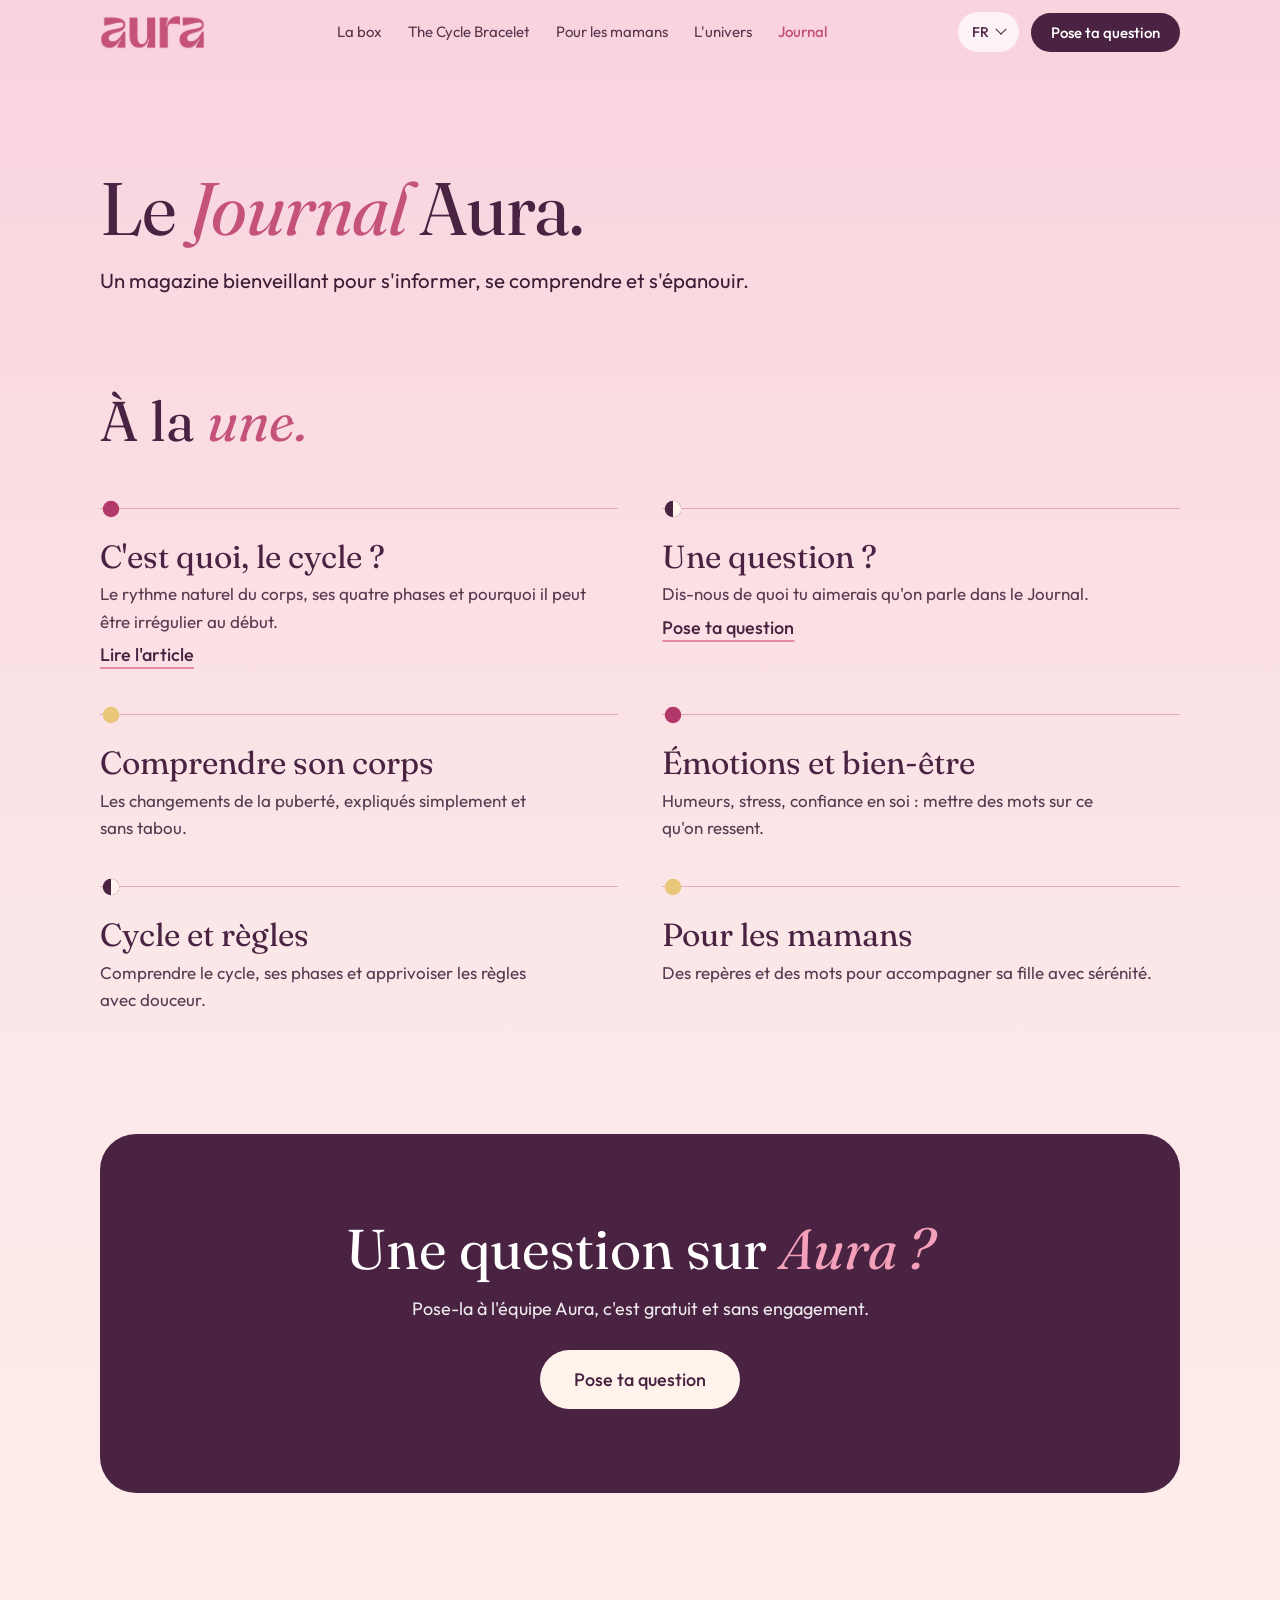
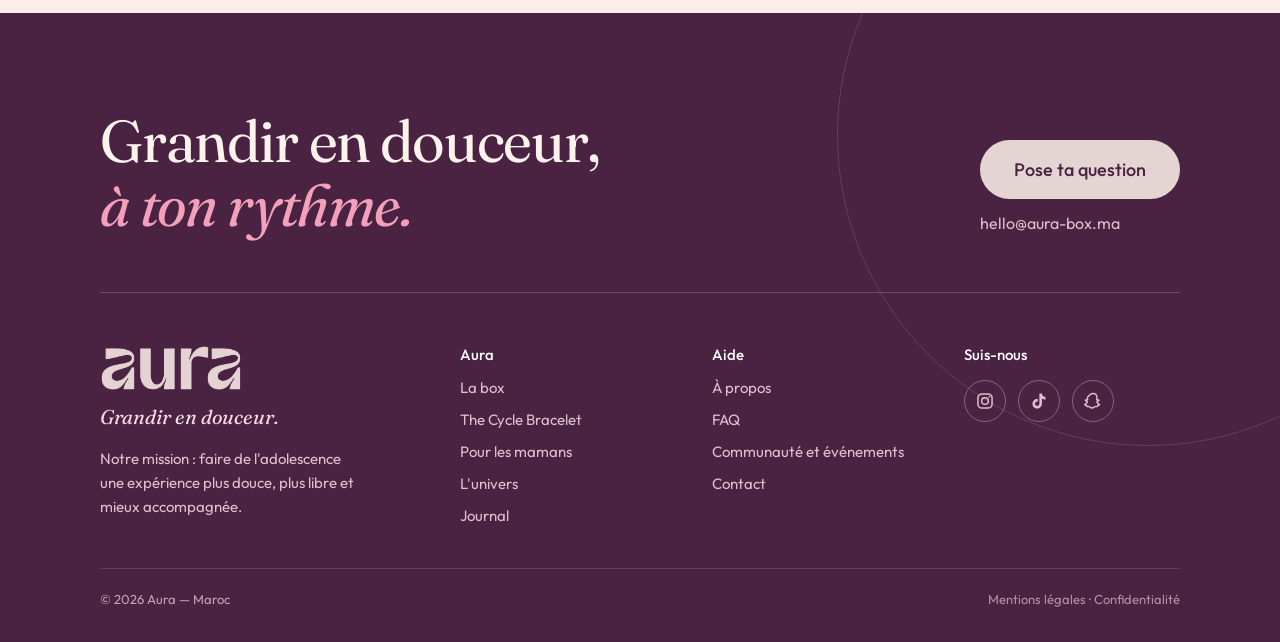
<file: journal.html>
<!DOCTYPE html>
<html lang="fr">
<head>
<meta charset="utf-8">
<meta name="viewport" content="width=device-width, initial-scale=1, viewport-fit=cover">
<title>Journal — Aura</title>
<meta name="description" content="Le Journal Aura : un magazine bienveillant pour comprendre son corps, ses émotions et son cycle.">
<meta property="og:title" content="Journal — Aura">
<meta property="og:description" content="Le Journal Aura : un magazine bienveillant pour comprendre son corps, ses émotions et son cycle.">
<link rel="icon" href="data:image/svg+xml,%3Csvg xmlns='http://www.w3.org/2000/svg' viewBox='0 0 32 32'%3E%3Crect width='32' height='32' rx='9' fill='%23c4527a'/%3E%3Cpath d='M20 7a9 9 0 1 0 0 18 11 11 0 0 1 0-18z' fill='%23fff1ea'/%3E%3C/svg%3E">
<link rel="preconnect" href="https://fonts.googleapis.com"><link rel="preconnect" href="https://fonts.gstatic.com" crossorigin>
<link href="https://fonts.googleapis.com/css2?family=Fraunces:ital,opsz,wght@0,9..144,400;0,9..144,600;1,9..144,400&family=Outfit:wght@300;400;500;600&family=Caveat:wght@500&family=Noto+Naskh+Arabic:wght@400;600&display=swap" rel="stylesheet">
<link rel="stylesheet" href="assets/style.css">
</head>
<body>
<header><div class="wrap bar">
<a class="logo" href="index.html" aria-label="Aura"><img src="assets/logo-pink-mark.png" alt="Aura" width="105" height="34"></a>
<nav id="nav" aria-label="Navigation principale"><a href="la-box.html">La box</a><a href="the-cycle-bracelet.html">The Cycle Bracelet</a><a href="pour-les-mamans.html">Pour les mamans</a><a href="univers.html">L'univers</a><a href="journal.html" aria-current="page">Journal</a></nav>
<div class="tools"><div class="lang" role="group" aria-label="Langue"><button data-l="fr" aria-pressed="true">FR</button><button data-l="ar" aria-pressed="false">عربي</button><button data-l="en" aria-pressed="false">EN</button></div>
<a class="btn sm" href="pose-ta-question.html">Pose ta question</a>
<button class="burger" aria-label="Menu" aria-expanded="false" aria-controls="nav"><span></span></button></div>
</div></header>
<main id="top">
<section class="phero"><div class="wrap">
<h1>Le <em>Journal</em> Aura.</h1>
<p class="lead">Un magazine bienveillant pour s'informer, se comprendre et s'épanouir.</p>
</div></section>
<section class="sec-tight"><div class="wrap">
<h2>À la <em>une.</em></h2>
<div class="usp two"><div><svg viewBox="0 0 24 24" aria-hidden="true"><circle cx="12" cy="12" r="9" fill="#b3386a"/></svg><h3>C'est quoi, le cycle ?</h3><p>Le rythme naturel du corps, ses quatre phases et pourquoi il peut être irrégulier au début.</p><a class="more" href="journal-le-cycle.html">Lire l'article</a></div><div><svg viewBox="0 0 24 24" aria-hidden="true"><circle cx="12" cy="12" r="9" fill="#4a2342"/><path d="M12 3a9 9 0 0 1 0 18z" fill="#fff3ec"/></svg><h3>Une question ?</h3><p>Dis-nous de quoi tu aimerais qu'on parle dans le Journal.</p><a class="more" href="pose-ta-question.html">Pose ta question</a></div><div><svg viewBox="0 0 24 24" aria-hidden="true"><circle cx="12" cy="12" r="9" fill="#e8c77a"/></svg><h3>Comprendre son corps</h3><p>Les changements de la puberté, expliqués simplement et sans tabou.</p></div><div><svg viewBox="0 0 24 24" aria-hidden="true"><circle cx="12" cy="12" r="9" fill="#b3386a"/></svg><h3>Émotions et bien-être</h3><p>Humeurs, stress, confiance en soi : mettre des mots sur ce qu'on ressent.</p></div><div><svg viewBox="0 0 24 24" aria-hidden="true"><circle cx="12" cy="12" r="9" fill="#4a2342"/><path d="M12 3a9 9 0 0 1 0 18z" fill="#fff3ec"/></svg><h3>Cycle et règles</h3><p>Comprendre le cycle, ses phases et apprivoiser les règles avec douceur.</p></div><div><svg viewBox="0 0 24 24" aria-hidden="true"><circle cx="12" cy="12" r="9" fill="#e8c77a"/></svg><h3>Pour les mamans</h3><p>Des repères et des mots pour accompagner sa fille avec sérénité.</p></div></div></div></section>
<section class="sec-tight"><div class="wrap"><div class="band">
<h2>Une question sur <em>Aura ?</em></h2>
<p>Pose-la à l'équipe Aura, c'est gratuit et sans engagement.</p>
<a class="btn light" href="pose-ta-question.html">Pose ta question</a>
</div></div></section>
</main>
<footer><div class="wrap">
<div class="ftop"><p class="serif fbig">Grandir en douceur, <em>à ton rythme.</em></p><div class="fcta"><a class="btn light" href="pose-ta-question.html">Pose ta question</a><a class="fmail" href="mailto:hello@aura-box.ma">hello@aura-box.ma</a></div></div>
<div class="fgrid" style="grid-template-columns:1.5fr 1fr 1fr 1fr">
<div><a class="logo" href="index.html" aria-label="Aura"><img src="assets/logo-cream-mark.png" alt="Aura" width="143" height="46"></a><p class="serif" style="font-style:italic;margin:10px 0 14px;font-size:20px">Grandir en douceur.</p><p style="font-size:15px;opacity:.85;max-width:30em">Notre mission : faire de l'adolescence une expérience plus douce, plus libre et mieux accompagnée.</p></div>
<div><h4>Aura</h4><ul><li><a href="la-box.html">La box</a></li><li><a href="the-cycle-bracelet.html">The Cycle Bracelet</a></li><li><a href="pour-les-mamans.html">Pour les mamans</a></li><li><a href="univers.html">L'univers</a></li><li><a href="journal.html">Journal</a></li></ul></div>
<div><h4>Aide</h4><ul><li><a href="a-propos.html">À propos</a></li><li><a href="faq.html">FAQ</a></li><li><a href="communaute.html">Communauté et événements</a></li><li><a href="contact.html">Contact</a></li></ul></div>
<div><h4>Suis-nous</h4><div class="soc"><a href="https://instagram.com/aura.box.ma" target="_blank" rel="noopener" aria-label="Instagram"><svg viewBox="0 0 24 24" width="20" height="20" fill="none" stroke="currentColor" stroke-width="1.8" aria-hidden="true"><rect x="3.500" y="3.500" width="17" height="17" rx="5"/><circle cx="12" cy="12" r="4"/><circle cx="17.200" cy="6.800" r="1" fill="currentColor" stroke="none"/></svg></a><a href="https://tiktok.com/@aura.box.ma" target="_blank" rel="noopener" aria-label="TikTok"><svg viewBox="0 0 24 24" width="20" height="20" fill="currentColor" aria-hidden="true"><path d="M16.600 5.820A4.280 4.280 0 0 1 15.540 3h-3.090v12.400a2.592 2.592 0 0 1-2.590 2.500c-1.420 0-2.600-1.160-2.600-2.600 0-1.720 1.660-3.010 3.370-2.480V9.660c-3.450-.46-6.470 2.220-6.470 5.640 0 3.330 2.760 5.700 5.690 5.700 3.140 0 5.690-2.550 5.690-5.700V9.010a7.350 7.350 0 0 0 4.300 1.380V7.300s-1.880.09-3.240-1.480z"/></svg></a><a href="https://snapchat.com/add/aura.box.ma" target="_blank" rel="noopener" aria-label="Snapchat"><svg viewBox="0 0 24 24" width="20" height="20" fill="none" stroke="currentColor" stroke-width="1.7" stroke-linejoin="round" stroke-linecap="round" aria-hidden="true"><path d="M12 3c2.800 0 4.700 2 4.700 4.800 0 .9-.1 1.700-.2 2.600.4.300 1 .5 1.500.3.500-.2 1.200-.1 1.200.400 0 .600-.9 1-1.700 1.200-.6.200-.9.500-.7 1 .7 1.500 1.900 2.600 3.200 3-.2.800-1.400 1-2.300 1.100-.3.400-.3 1.100-.8 1.300-.6.200-1.400-.2-2.300 0-1 .2-1.700 1.600-3.600 1.600s-2.600-1.400-3.600-1.600c-.9-.2-1.700.2-2.300 0-.5-.2-.5-.9-.8-1.300-.9-.1-2.100-.3-2.300-1.100 1.300-.4 2.500-1.500 3.200-3 .2-.5-.1-.8-.7-1-.8-.2-1.700-.6-1.700-1.200 0-.5.700-.6 1.200-.4.500.2 1.100 0 1.500-.3-.1-.9-.2-1.700-.2-2.600C7.300 5 9.200 3 12 3z"/></svg></a></div></div>
</div>
<div class="legal"><span>© 2026 Aura — Maroc</span><span><a href="mentions-legales.html">Mentions légales</a> · <a href="confidentialite.html">Confidentialité</a></span></div>
</div></footer>
<style>@media(max-width:860px){.fgrid{grid-template-columns:1fr 1fr!important}.fgrid>div:first-child,.fgrid>div:last-child{grid-column:1/-1}}</style>
<script src="assets/config.js"></script>
<script src="assets/app.js"></script>

</body>
</html>
</file>
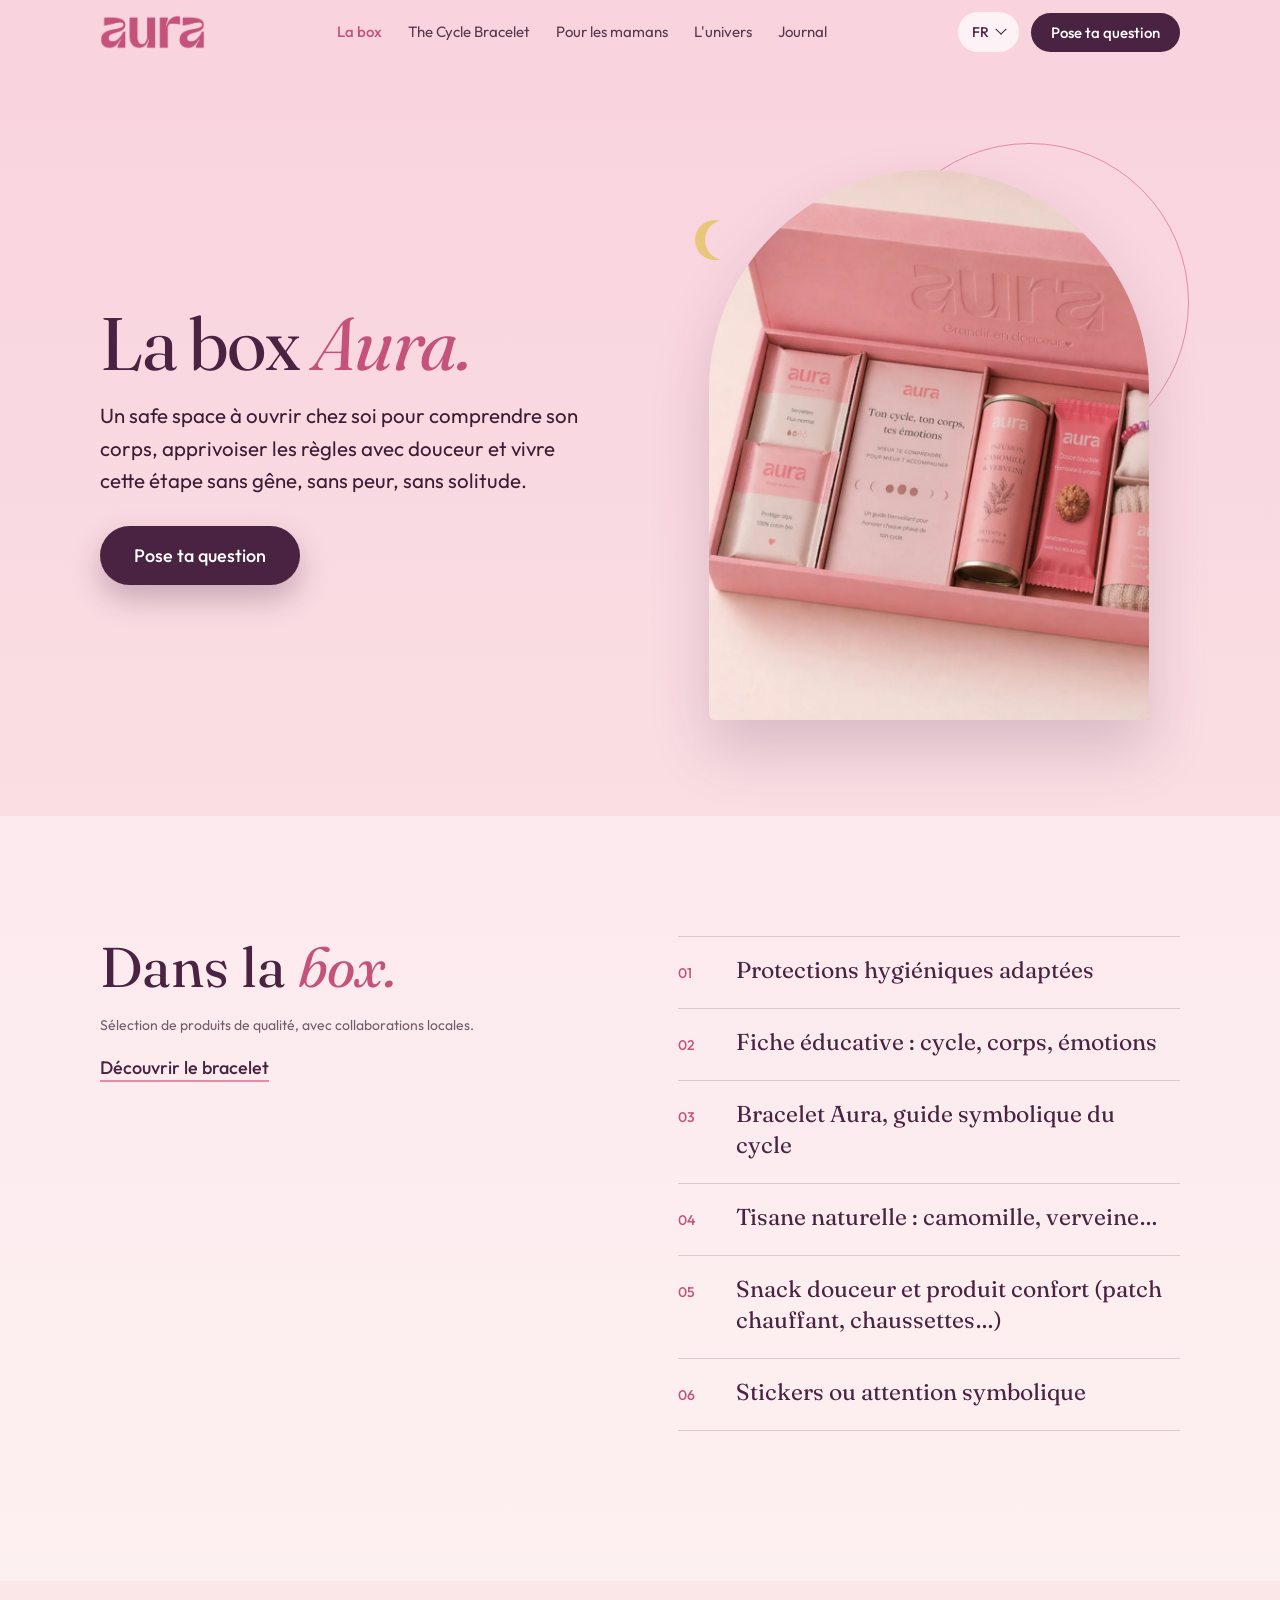
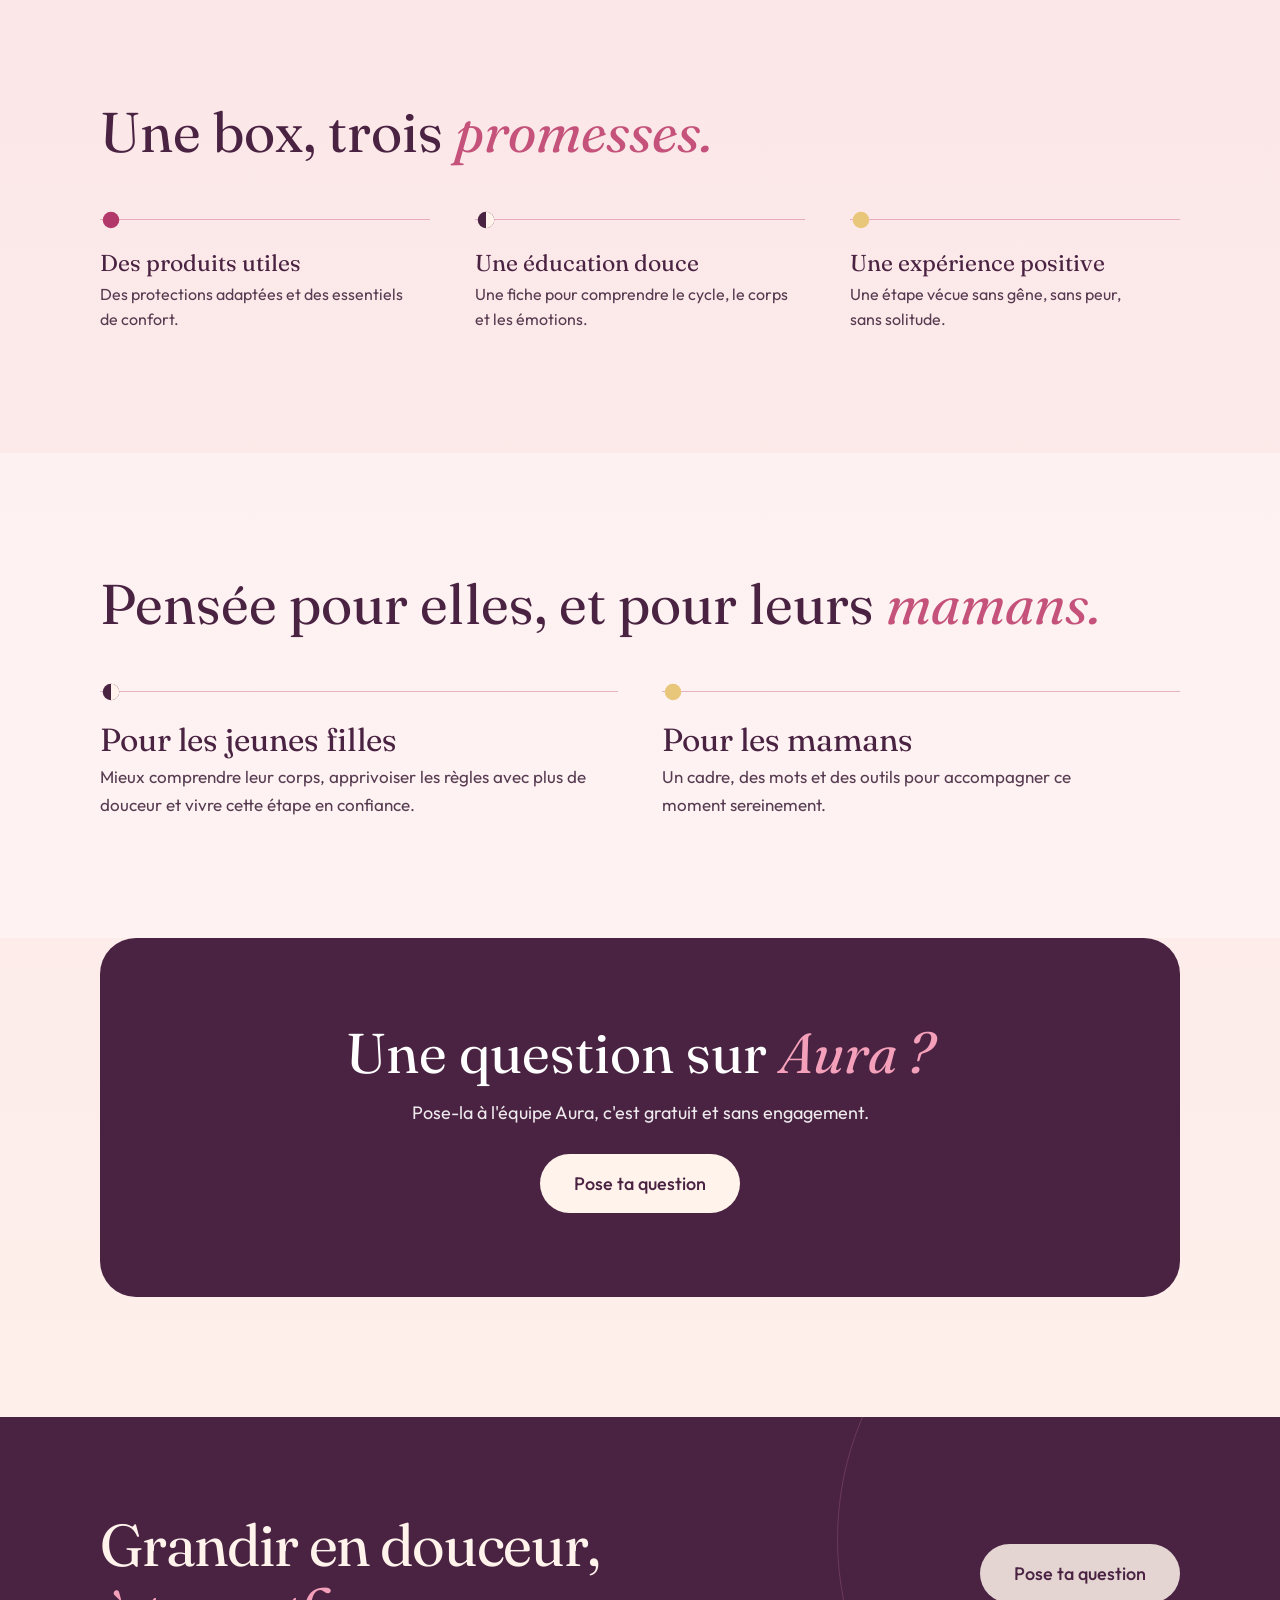
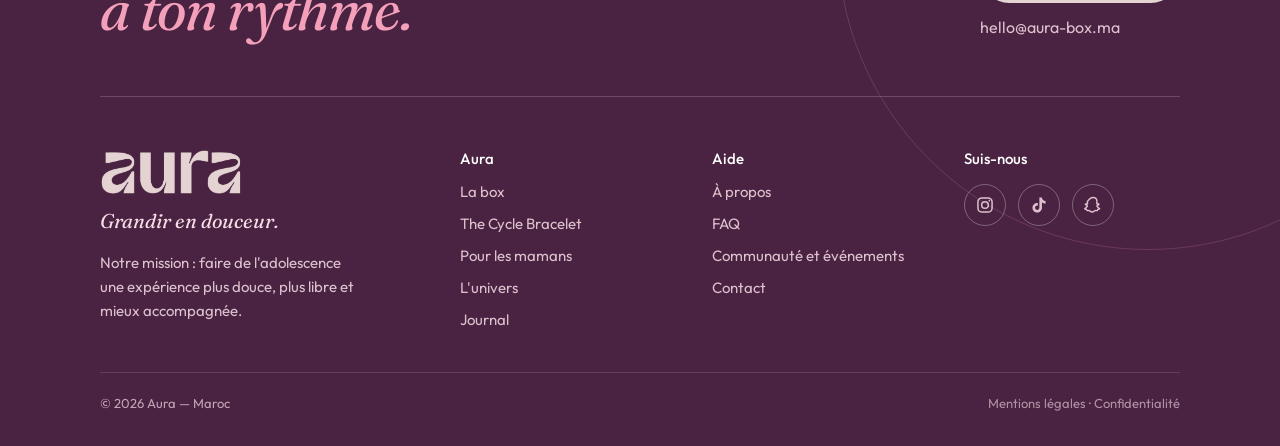
<file: la-box.html>
<!DOCTYPE html>
<html lang="fr">
<head>
<meta charset="utf-8">
<meta name="viewport" content="width=device-width, initial-scale=1, viewport-fit=cover">
<title>La box Aura — Aura</title>
<meta name="description" content="Découvre le contenu de la box Aura : protections, fiche éducative, bracelet, tisane, snack et produits confort.">
<meta property="og:title" content="La box Aura — Aura">
<meta property="og:description" content="Découvre le contenu de la box Aura : protections, fiche éducative, bracelet, tisane, snack et produits confort.">
<link rel="icon" href="data:image/svg+xml,%3Csvg xmlns='http://www.w3.org/2000/svg' viewBox='0 0 32 32'%3E%3Crect width='32' height='32' rx='9' fill='%23c4527a'/%3E%3Cpath d='M20 7a9 9 0 1 0 0 18 11 11 0 0 1 0-18z' fill='%23fff1ea'/%3E%3C/svg%3E">
<link rel="preconnect" href="https://fonts.googleapis.com"><link rel="preconnect" href="https://fonts.gstatic.com" crossorigin>
<link href="https://fonts.googleapis.com/css2?family=Fraunces:ital,opsz,wght@0,9..144,400;0,9..144,600;1,9..144,400&family=Outfit:wght@300;400;500;600&family=Caveat:wght@500&family=Noto+Naskh+Arabic:wght@400;600&display=swap" rel="stylesheet">
<link rel="stylesheet" href="assets/style.css">
</head>
<body>
<header><div class="wrap bar">
<a class="logo" href="index.html" aria-label="Aura"><img src="assets/logo-pink-mark.png" alt="Aura" width="105" height="34"></a>
<nav id="nav" aria-label="Navigation principale"><a href="la-box.html" aria-current="page">La box</a><a href="the-cycle-bracelet.html">The Cycle Bracelet</a><a href="pour-les-mamans.html">Pour les mamans</a><a href="univers.html">L'univers</a><a href="journal.html">Journal</a></nav>
<div class="tools"><div class="lang" role="group" aria-label="Langue"><button data-l="fr" aria-pressed="true">FR</button><button data-l="ar" aria-pressed="false">عربي</button><button data-l="en" aria-pressed="false">EN</button></div>
<a class="btn sm" href="pose-ta-question.html">Pose ta question</a>
<button class="burger" aria-label="Menu" aria-expanded="false" aria-controls="nav"><span></span></button></div>
</div></header>
<main id="top">
<section class="phero"><div class="wrap split">
<div>
<h1>La box <em>Aura.</em></h1>
<p class="lead">Un safe space à ouvrir chez soi pour comprendre son corps, apprivoiser les règles avec douceur et vivre cette étape sans gêne, sans peur, sans solitude.</p>
<a class="btn" href="pose-ta-question.html">Pose ta question</a>
</div>
<div class="arch"><img src="assets/box-contents.webp" width="1000" height="1166" alt="La box Aura ouverte : fiche éducative, tisane, snack, bracelet et produits confort"></div>
</div></section>
<section class="tint"><div class="wrap split top">
<div><h2>Dans la <em>box.</em></h2>
<p class="note">Sélection de produits de qualité, avec collaborations locales.</p>
<a class="more" href="the-cycle-bracelet.html" style="display:inline-block;margin-top:18px">Découvrir le bracelet</a></div>
<ol class="idx plain"><li>Protections hygiéniques adaptées</li><li>Fiche éducative : cycle, corps, émotions</li><li>Bracelet Aura, guide symbolique du cycle</li><li>Tisane naturelle : camomille, verveine…</li><li>Snack douceur et produit confort (patch chauffant, chaussettes…)</li><li>Stickers ou attention symbolique</li></ol>
</div></section>
<section><div class="wrap">
<h2>Une box, trois <em>promesses.</em></h2>
<div class="usp">
<div><svg viewBox="0 0 24 24" aria-hidden="true"><circle cx="12" cy="12" r="9" fill="#b3386a"/></svg><h3>Des produits utiles</h3><p>Des protections adaptées et des essentiels de confort.</p></div>
<div><svg viewBox="0 0 24 24" aria-hidden="true"><circle cx="12" cy="12" r="9" fill="#4a2342"/><path d="M12 3a9 9 0 0 1 0 18z" fill="#fff3ec"/></svg><h3>Une éducation douce</h3><p>Une fiche pour comprendre le cycle, le corps et les émotions.</p></div>
<div><svg viewBox="0 0 24 24" aria-hidden="true"><circle cx="12" cy="12" r="9" fill="#e8c77a"/></svg><h3>Une expérience positive</h3><p>Une étape vécue sans gêne, sans peur, sans solitude.</p></div>
</div></div></section>
<section class="tint"><div class="wrap">
<h2>Pensée pour elles, et pour leurs <em>mamans.</em></h2>
<div class="usp two">
<div><svg viewBox="0 0 24 24" aria-hidden="true"><circle cx="12" cy="12" r="9" fill="#4a2342"/><path d="M12 3a9 9 0 0 1 0 18z" fill="#fff3ec"/></svg><h3>Pour les jeunes filles</h3><p>Mieux comprendre leur corps, apprivoiser les règles avec plus de douceur et vivre cette étape en confiance.</p></div>
<div><svg viewBox="0 0 24 24" aria-hidden="true"><circle cx="12" cy="12" r="9" fill="#e8c77a"/></svg><h3>Pour les mamans</h3><p>Un cadre, des mots et des outils pour accompagner ce moment sereinement.</p></div>
</div></div></section>
<section class="sec-tight"><div class="wrap"><div class="band">
<h2>Une question sur <em>Aura ?</em></h2>
<p>Pose-la à l'équipe Aura, c'est gratuit et sans engagement.</p>
<a class="btn light" href="pose-ta-question.html">Pose ta question</a>
</div></div></section>
</main>
<footer><div class="wrap">
<div class="ftop"><p class="serif fbig">Grandir en douceur, <em>à ton rythme.</em></p><div class="fcta"><a class="btn light" href="pose-ta-question.html">Pose ta question</a><a class="fmail" href="mailto:hello@aura-box.ma">hello@aura-box.ma</a></div></div>
<div class="fgrid" style="grid-template-columns:1.5fr 1fr 1fr 1fr">
<div><a class="logo" href="index.html" aria-label="Aura"><img src="assets/logo-cream-mark.png" alt="Aura" width="143" height="46"></a><p class="serif" style="font-style:italic;margin:10px 0 14px;font-size:20px">Grandir en douceur.</p><p style="font-size:15px;opacity:.85;max-width:30em">Notre mission : faire de l'adolescence une expérience plus douce, plus libre et mieux accompagnée.</p></div>
<div><h4>Aura</h4><ul><li><a href="la-box.html">La box</a></li><li><a href="the-cycle-bracelet.html">The Cycle Bracelet</a></li><li><a href="pour-les-mamans.html">Pour les mamans</a></li><li><a href="univers.html">L'univers</a></li><li><a href="journal.html">Journal</a></li></ul></div>
<div><h4>Aide</h4><ul><li><a href="a-propos.html">À propos</a></li><li><a href="faq.html">FAQ</a></li><li><a href="communaute.html">Communauté et événements</a></li><li><a href="contact.html">Contact</a></li></ul></div>
<div><h4>Suis-nous</h4><div class="soc"><a href="https://instagram.com/aura.box.ma" target="_blank" rel="noopener" aria-label="Instagram"><svg viewBox="0 0 24 24" width="20" height="20" fill="none" stroke="currentColor" stroke-width="1.8" aria-hidden="true"><rect x="3.500" y="3.500" width="17" height="17" rx="5"/><circle cx="12" cy="12" r="4"/><circle cx="17.200" cy="6.800" r="1" fill="currentColor" stroke="none"/></svg></a><a href="https://tiktok.com/@aura.box.ma" target="_blank" rel="noopener" aria-label="TikTok"><svg viewBox="0 0 24 24" width="20" height="20" fill="currentColor" aria-hidden="true"><path d="M16.600 5.820A4.280 4.280 0 0 1 15.540 3h-3.090v12.400a2.592 2.592 0 0 1-2.590 2.500c-1.420 0-2.600-1.160-2.600-2.600 0-1.720 1.660-3.010 3.370-2.480V9.660c-3.450-.46-6.470 2.220-6.470 5.640 0 3.330 2.760 5.700 5.690 5.700 3.140 0 5.690-2.550 5.690-5.700V9.010a7.350 7.350 0 0 0 4.300 1.380V7.300s-1.880.09-3.240-1.480z"/></svg></a><a href="https://snapchat.com/add/aura.box.ma" target="_blank" rel="noopener" aria-label="Snapchat"><svg viewBox="0 0 24 24" width="20" height="20" fill="none" stroke="currentColor" stroke-width="1.7" stroke-linejoin="round" stroke-linecap="round" aria-hidden="true"><path d="M12 3c2.800 0 4.700 2 4.700 4.800 0 .9-.1 1.700-.2 2.600.4.300 1 .5 1.500.3.500-.2 1.200-.1 1.200.400 0 .600-.9 1-1.700 1.200-.6.200-.9.500-.7 1 .7 1.500 1.900 2.600 3.200 3-.2.800-1.400 1-2.300 1.100-.3.400-.3 1.100-.8 1.300-.6.200-1.400-.2-2.300 0-1 .2-1.700 1.600-3.600 1.600s-2.600-1.400-3.600-1.600c-.9-.2-1.700.2-2.300 0-.5-.2-.5-.9-.8-1.300-.9-.1-2.100-.3-2.300-1.100 1.300-.4 2.500-1.500 3.200-3 .2-.5-.1-.8-.7-1-.8-.2-1.700-.6-1.700-1.200 0-.5.700-.6 1.200-.4.500.2 1.100 0 1.500-.3-.1-.9-.2-1.700-.2-2.600C7.300 5 9.200 3 12 3z"/></svg></a></div></div>
</div>
<div class="legal"><span>© 2026 Aura — Maroc</span><span><a href="mentions-legales.html">Mentions légales</a> · <a href="confidentialite.html">Confidentialité</a></span></div>
</div></footer>
<style>@media(max-width:860px){.fgrid{grid-template-columns:1fr 1fr!important}.fgrid>div:first-child,.fgrid>div:last-child{grid-column:1/-1}}</style>
<script src="assets/config.js"></script>
<script src="assets/app.js"></script>

</body>
</html>
</file>
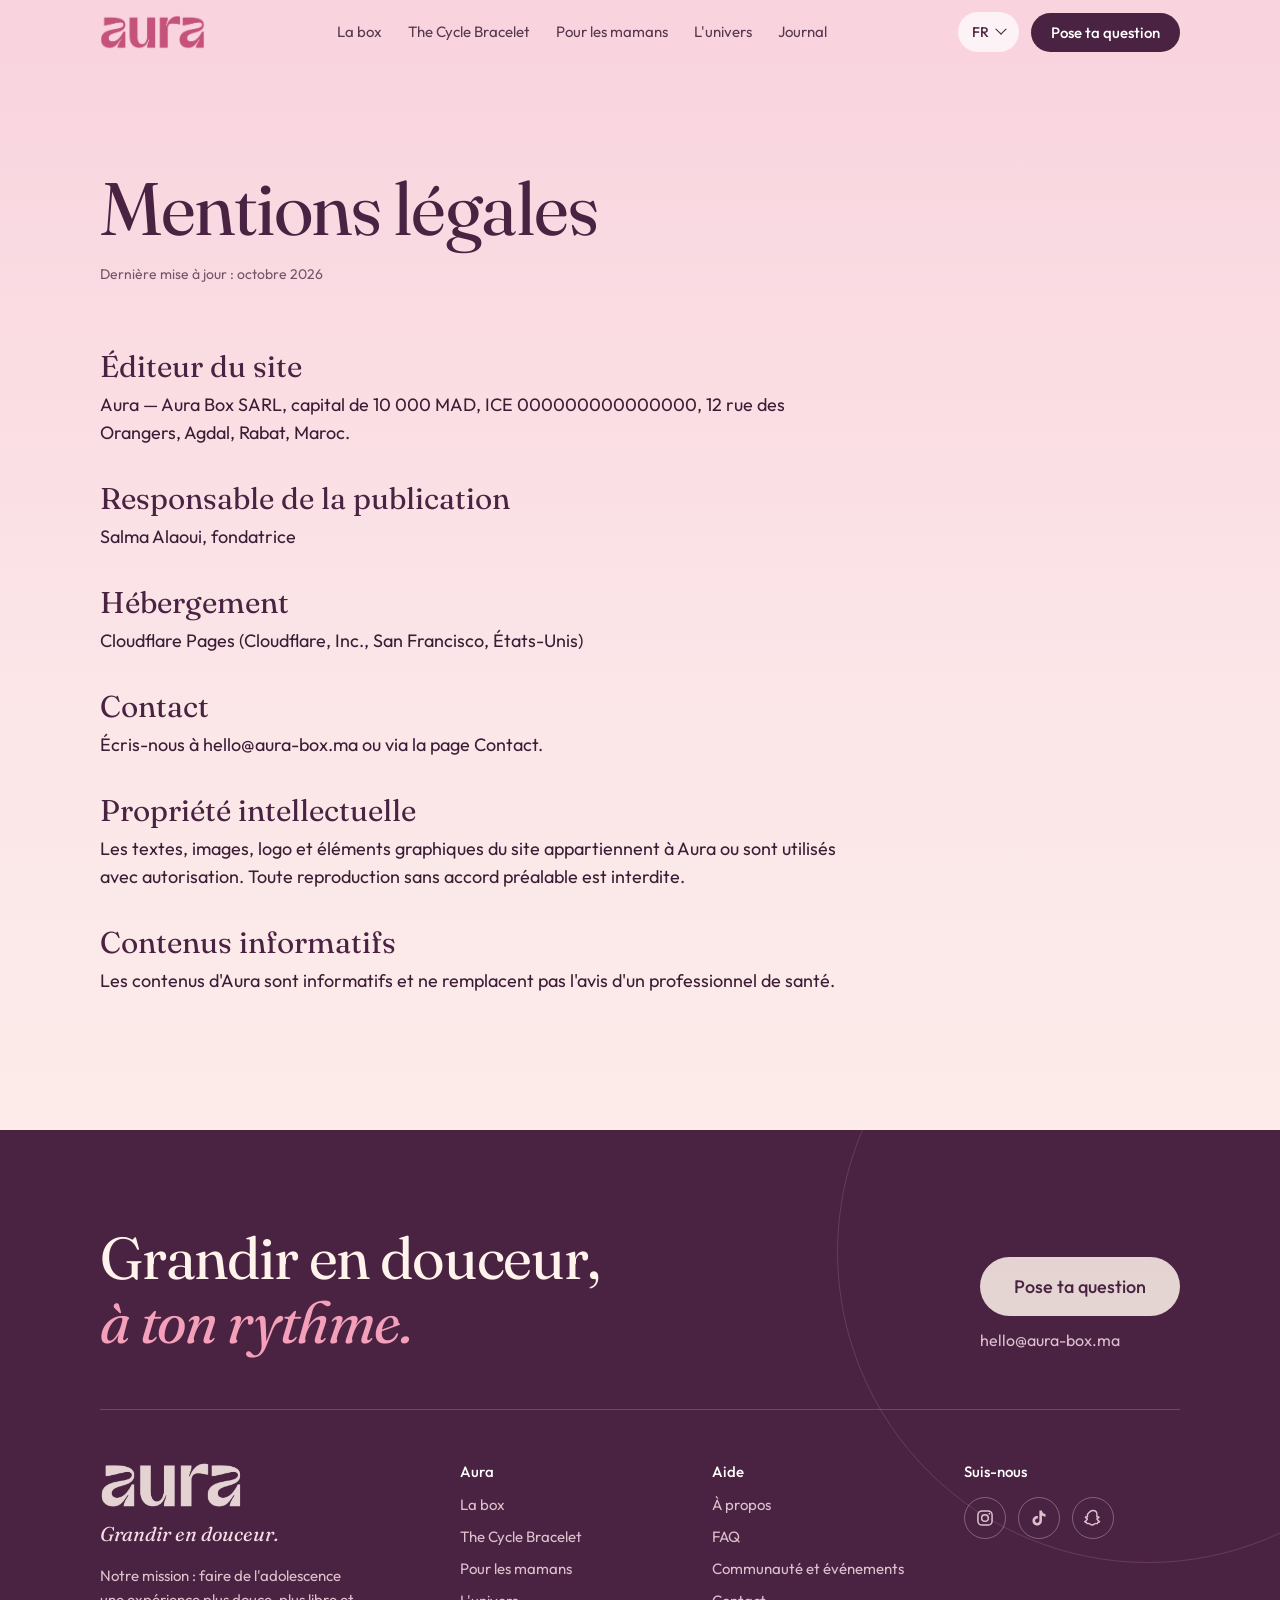
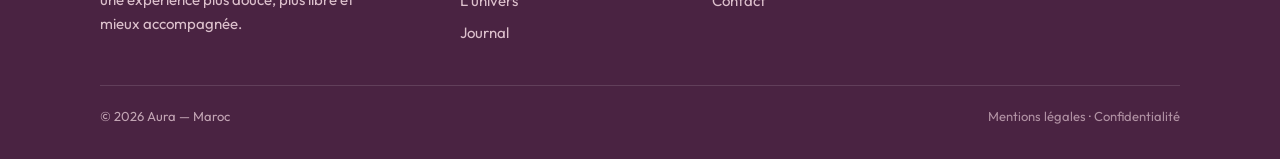
<file: mentions-legales.html>
<!DOCTYPE html>
<html lang="fr">
<head>
<meta charset="utf-8">
<meta name="viewport" content="width=device-width, initial-scale=1, viewport-fit=cover">
<title>Mentions légales — Aura</title>
<meta name="description" content="Mentions légales du site Aura.">
<meta property="og:title" content="Mentions légales — Aura">
<meta property="og:description" content="Mentions légales du site Aura.">
<link rel="icon" href="data:image/svg+xml,%3Csvg xmlns='http://www.w3.org/2000/svg' viewBox='0 0 32 32'%3E%3Crect width='32' height='32' rx='9' fill='%23c4527a'/%3E%3Cpath d='M20 7a9 9 0 1 0 0 18 11 11 0 0 1 0-18z' fill='%23fff1ea'/%3E%3C/svg%3E">
<link rel="preconnect" href="https://fonts.googleapis.com"><link rel="preconnect" href="https://fonts.gstatic.com" crossorigin>
<link href="https://fonts.googleapis.com/css2?family=Fraunces:ital,opsz,wght@0,9..144,400;0,9..144,600;1,9..144,400&family=Outfit:wght@300;400;500;600&family=Caveat:wght@500&family=Noto+Naskh+Arabic:wght@400;600&display=swap" rel="stylesheet">
<link rel="stylesheet" href="assets/style.css">
</head>
<body>
<header><div class="wrap bar">
<a class="logo" href="index.html" aria-label="Aura"><img src="assets/logo-pink-mark.png" alt="Aura" width="105" height="34"></a>
<nav id="nav" aria-label="Navigation principale"><a href="la-box.html">La box</a><a href="the-cycle-bracelet.html">The Cycle Bracelet</a><a href="pour-les-mamans.html">Pour les mamans</a><a href="univers.html">L'univers</a><a href="journal.html">Journal</a></nav>
<div class="tools"><div class="lang" role="group" aria-label="Langue"><button data-l="fr" aria-pressed="true">FR</button><button data-l="ar" aria-pressed="false">عربي</button><button data-l="en" aria-pressed="false">EN</button></div>
<a class="btn sm" href="pose-ta-question.html">Pose ta question</a>
<button class="burger" aria-label="Menu" aria-expanded="false" aria-controls="nav"><span></span></button></div>
</div></header>
<main id="top">
<section class="phero"><div class="wrap"><h1>Mentions légales</h1><p class="note">Dernière mise à jour : octobre 2026</p></div></section>
<section class="sec-tight"><div class="wrap prose">
<h2>Éditeur du site</h2>
<p>Aura — Aura Box SARL, capital de 10 000 MAD, ICE 000000000000000, 12 rue des Orangers, Agdal, Rabat, Maroc.</p>
<h2>Responsable de la publication</h2>
<p>Salma Alaoui, fondatrice</p>
<h2>Hébergement</h2>
<p>Cloudflare Pages (Cloudflare, Inc., San Francisco, États-Unis)</p>
<h2>Contact</h2>
<p>Écris-nous à hello@aura-box.ma ou via la page Contact.</p>
<h2>Propriété intellectuelle</h2>
<p>Les textes, images, logo et éléments graphiques du site appartiennent à Aura ou sont utilisés avec autorisation. Toute reproduction sans accord préalable est interdite.</p>
<h2>Contenus informatifs</h2>
<p>Les contenus d'Aura sont informatifs et ne remplacent pas l'avis d'un professionnel de santé.</p>
</div></section>
</main>
<footer><div class="wrap">
<div class="ftop"><p class="serif fbig">Grandir en douceur, <em>à ton rythme.</em></p><div class="fcta"><a class="btn light" href="pose-ta-question.html">Pose ta question</a><a class="fmail" href="mailto:hello@aura-box.ma">hello@aura-box.ma</a></div></div>
<div class="fgrid" style="grid-template-columns:1.5fr 1fr 1fr 1fr">
<div><a class="logo" href="index.html" aria-label="Aura"><img src="assets/logo-cream-mark.png" alt="Aura" width="143" height="46"></a><p class="serif" style="font-style:italic;margin:10px 0 14px;font-size:20px">Grandir en douceur.</p><p style="font-size:15px;opacity:.85;max-width:30em">Notre mission : faire de l'adolescence une expérience plus douce, plus libre et mieux accompagnée.</p></div>
<div><h4>Aura</h4><ul><li><a href="la-box.html">La box</a></li><li><a href="the-cycle-bracelet.html">The Cycle Bracelet</a></li><li><a href="pour-les-mamans.html">Pour les mamans</a></li><li><a href="univers.html">L'univers</a></li><li><a href="journal.html">Journal</a></li></ul></div>
<div><h4>Aide</h4><ul><li><a href="a-propos.html">À propos</a></li><li><a href="faq.html">FAQ</a></li><li><a href="communaute.html">Communauté et événements</a></li><li><a href="contact.html">Contact</a></li></ul></div>
<div><h4>Suis-nous</h4><div class="soc"><a href="https://instagram.com/aura.box.ma" target="_blank" rel="noopener" aria-label="Instagram"><svg viewBox="0 0 24 24" width="20" height="20" fill="none" stroke="currentColor" stroke-width="1.8" aria-hidden="true"><rect x="3.500" y="3.500" width="17" height="17" rx="5"/><circle cx="12" cy="12" r="4"/><circle cx="17.200" cy="6.800" r="1" fill="currentColor" stroke="none"/></svg></a><a href="https://tiktok.com/@aura.box.ma" target="_blank" rel="noopener" aria-label="TikTok"><svg viewBox="0 0 24 24" width="20" height="20" fill="currentColor" aria-hidden="true"><path d="M16.600 5.820A4.280 4.280 0 0 1 15.540 3h-3.090v12.400a2.592 2.592 0 0 1-2.590 2.500c-1.420 0-2.600-1.160-2.600-2.600 0-1.720 1.660-3.010 3.370-2.480V9.660c-3.450-.46-6.470 2.220-6.470 5.640 0 3.330 2.760 5.700 5.690 5.700 3.140 0 5.690-2.550 5.690-5.700V9.010a7.350 7.350 0 0 0 4.300 1.380V7.300s-1.880.09-3.240-1.480z"/></svg></a><a href="https://snapchat.com/add/aura.box.ma" target="_blank" rel="noopener" aria-label="Snapchat"><svg viewBox="0 0 24 24" width="20" height="20" fill="none" stroke="currentColor" stroke-width="1.7" stroke-linejoin="round" stroke-linecap="round" aria-hidden="true"><path d="M12 3c2.800 0 4.700 2 4.700 4.800 0 .9-.1 1.700-.2 2.600.4.300 1 .5 1.500.3.500-.2 1.200-.1 1.200.400 0 .600-.9 1-1.700 1.200-.6.200-.9.500-.7 1 .7 1.500 1.900 2.600 3.200 3-.2.800-1.400 1-2.300 1.100-.3.400-.3 1.100-.8 1.300-.6.200-1.400-.2-2.300 0-1 .2-1.700 1.600-3.600 1.600s-2.600-1.400-3.600-1.600c-.9-.2-1.700.2-2.300 0-.5-.2-.5-.9-.8-1.300-.9-.1-2.100-.3-2.300-1.100 1.300-.4 2.500-1.500 3.200-3 .2-.5-.1-.8-.7-1-.8-.2-1.700-.6-1.700-1.200 0-.5.700-.6 1.200-.4.500.2 1.100 0 1.500-.3-.1-.9-.2-1.700-.2-2.600C7.300 5 9.200 3 12 3z"/></svg></a></div></div>
</div>
<div class="legal"><span>© 2026 Aura — Maroc</span><span><a href="mentions-legales.html">Mentions légales</a> · <a href="confidentialite.html">Confidentialité</a></span></div>
</div></footer>
<style>@media(max-width:860px){.fgrid{grid-template-columns:1fr 1fr!important}.fgrid>div:first-child,.fgrid>div:last-child{grid-column:1/-1}}</style>
<script src="assets/config.js"></script>
<script src="assets/app.js"></script>

</body>
</html>
</file>
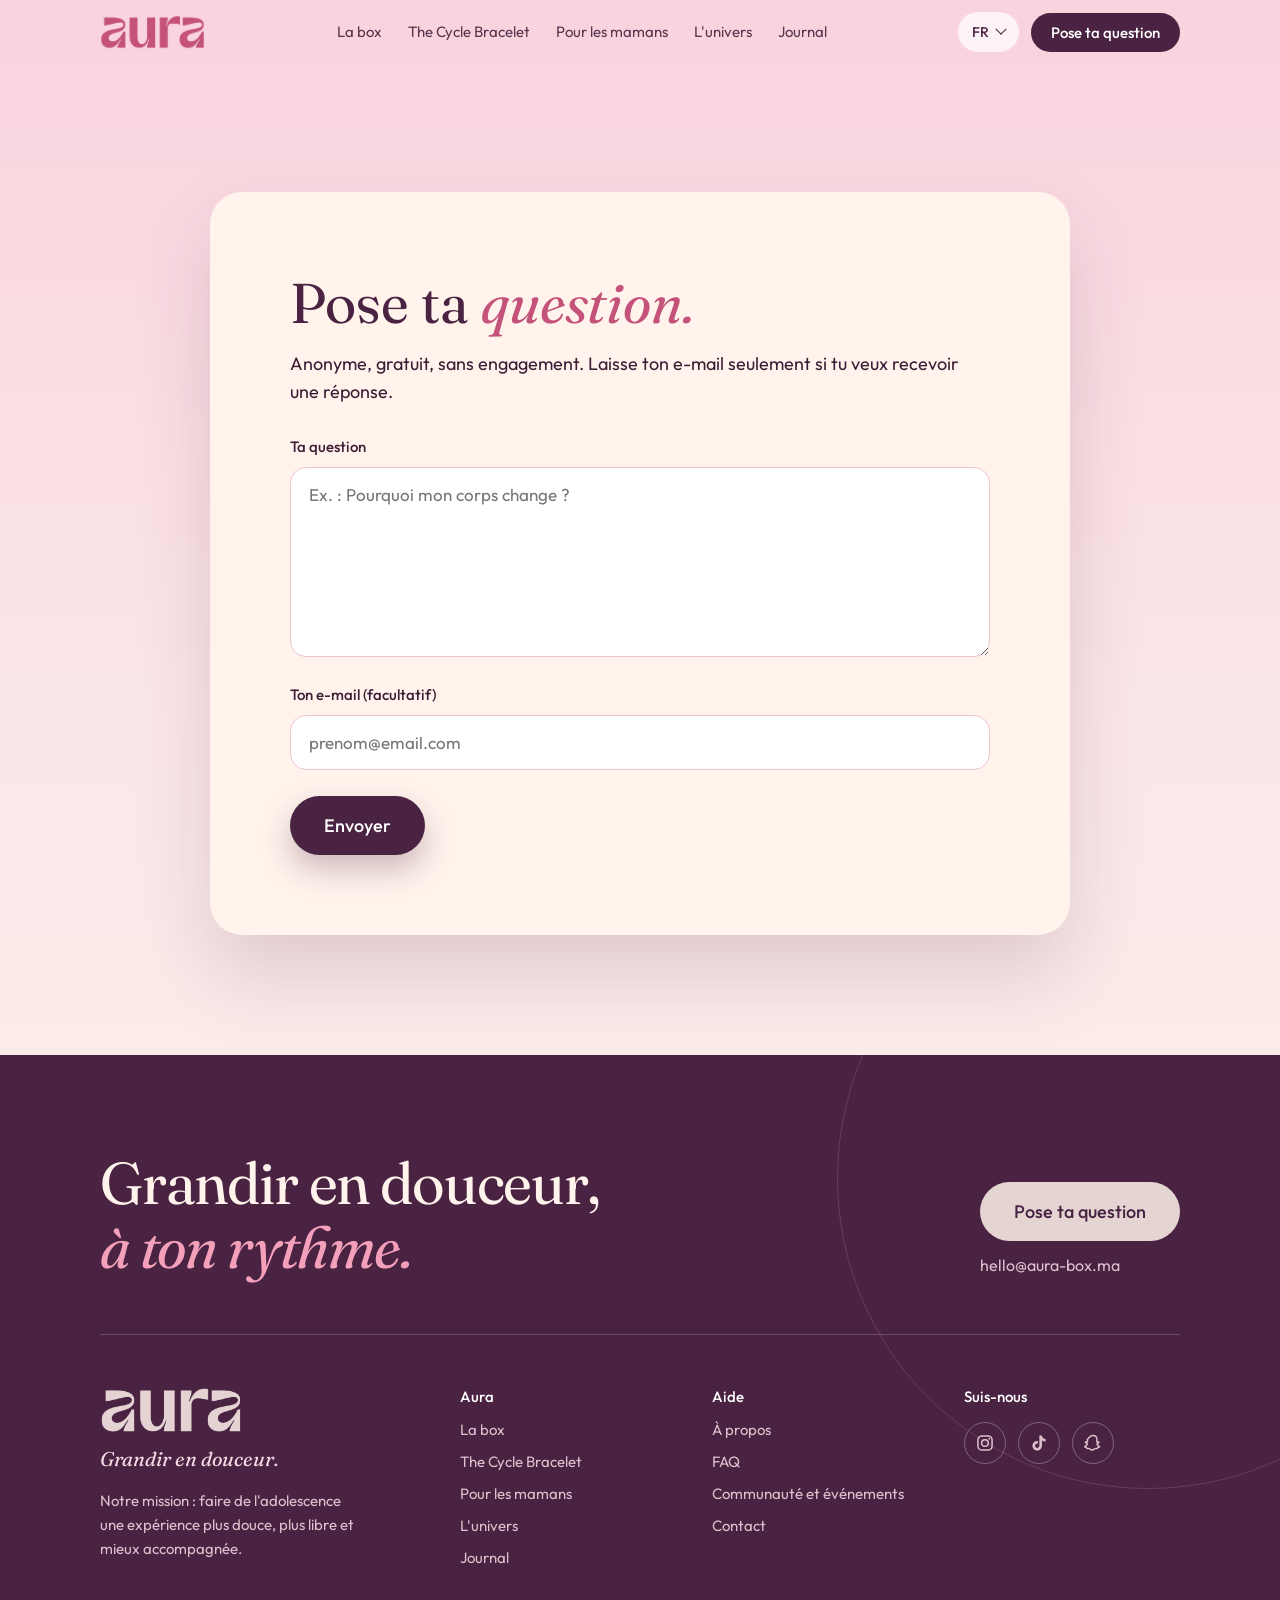
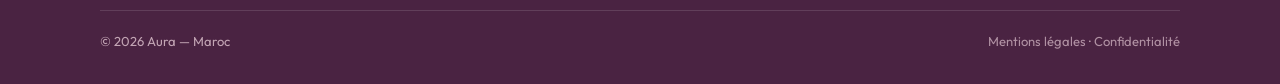
<file: pose-ta-question.html>
<!DOCTYPE html>
<html lang="fr">
<head>
<meta charset="utf-8">
<meta name="viewport" content="width=device-width, initial-scale=1, viewport-fit=cover">
<title>Pose ta question — Aura</title>
<meta name="description" content="Pose ta question à Aura : anonyme, gratuit, sans engagement.">
<meta property="og:title" content="Pose ta question — Aura">
<meta property="og:description" content="Pose ta question à Aura : anonyme, gratuit, sans engagement.">
<link rel="icon" href="data:image/svg+xml,%3Csvg xmlns='http://www.w3.org/2000/svg' viewBox='0 0 32 32'%3E%3Crect width='32' height='32' rx='9' fill='%23c4527a'/%3E%3Cpath d='M20 7a9 9 0 1 0 0 18 11 11 0 0 1 0-18z' fill='%23fff1ea'/%3E%3C/svg%3E">
<link rel="preconnect" href="https://fonts.googleapis.com"><link rel="preconnect" href="https://fonts.gstatic.com" crossorigin>
<link href="https://fonts.googleapis.com/css2?family=Fraunces:ital,opsz,wght@0,9..144,400;0,9..144,600;1,9..144,400&family=Outfit:wght@300;400;500;600&family=Caveat:wght@500&family=Noto+Naskh+Arabic:wght@400;600&display=swap" rel="stylesheet">
<link rel="stylesheet" href="assets/style.css">
</head>
<body>
<header><div class="wrap bar">
<a class="logo" href="index.html" aria-label="Aura"><img src="assets/logo-pink-mark.png" alt="Aura" width="105" height="34"></a>
<nav id="nav" aria-label="Navigation principale"><a href="la-box.html">La box</a><a href="the-cycle-bracelet.html">The Cycle Bracelet</a><a href="pour-les-mamans.html">Pour les mamans</a><a href="univers.html">L'univers</a><a href="journal.html">Journal</a></nav>
<div class="tools"><div class="lang" role="group" aria-label="Langue"><button data-l="fr" aria-pressed="true">FR</button><button data-l="ar" aria-pressed="false">عربي</button><button data-l="en" aria-pressed="false">EN</button></div>
<a class="btn sm" href="pose-ta-question.html">Pose ta question</a>
<button class="burger" aria-label="Menu" aria-expanded="false" aria-controls="nav"><span></span></button></div>
</div></header>
<main id="top">
<div style="height:72px"></div><section id="question"><div class="wrap"><div class="card" id="card">
<h2>Pose ta <em>question.</em></h2>
<p>Anonyme, gratuit, sans engagement. Laisse ton e-mail seulement si tu veux recevoir une réponse.</p>
<form data-form novalidate>
<label><span>Ta question</span><textarea name="question" maxlength="400" placeholder="Ex. : Pourquoi mon corps change ?"></textarea></label>
<label><span>Ton e-mail (facultatif)</span><input type="email" name="email" autocomplete="email" placeholder="prenom@email.com"></label>
<button class="btn" type="submit" style="justify-self:start">Envoyer</button>
</form>
<p class="ok">Merci ! Ta question est bien arrivée ♥</p>
</div></div></section>
</main>
<footer><div class="wrap">
<div class="ftop"><p class="serif fbig">Grandir en douceur, <em>à ton rythme.</em></p><div class="fcta"><a class="btn light" href="pose-ta-question.html">Pose ta question</a><a class="fmail" href="mailto:hello@aura-box.ma">hello@aura-box.ma</a></div></div>
<div class="fgrid" style="grid-template-columns:1.5fr 1fr 1fr 1fr">
<div><a class="logo" href="index.html" aria-label="Aura"><img src="assets/logo-cream-mark.png" alt="Aura" width="143" height="46"></a><p class="serif" style="font-style:italic;margin:10px 0 14px;font-size:20px">Grandir en douceur.</p><p style="font-size:15px;opacity:.85;max-width:30em">Notre mission : faire de l'adolescence une expérience plus douce, plus libre et mieux accompagnée.</p></div>
<div><h4>Aura</h4><ul><li><a href="la-box.html">La box</a></li><li><a href="the-cycle-bracelet.html">The Cycle Bracelet</a></li><li><a href="pour-les-mamans.html">Pour les mamans</a></li><li><a href="univers.html">L'univers</a></li><li><a href="journal.html">Journal</a></li></ul></div>
<div><h4>Aide</h4><ul><li><a href="a-propos.html">À propos</a></li><li><a href="faq.html">FAQ</a></li><li><a href="communaute.html">Communauté et événements</a></li><li><a href="contact.html">Contact</a></li></ul></div>
<div><h4>Suis-nous</h4><div class="soc"><a href="https://instagram.com/aura.box.ma" target="_blank" rel="noopener" aria-label="Instagram"><svg viewBox="0 0 24 24" width="20" height="20" fill="none" stroke="currentColor" stroke-width="1.8" aria-hidden="true"><rect x="3.500" y="3.500" width="17" height="17" rx="5"/><circle cx="12" cy="12" r="4"/><circle cx="17.200" cy="6.800" r="1" fill="currentColor" stroke="none"/></svg></a><a href="https://tiktok.com/@aura.box.ma" target="_blank" rel="noopener" aria-label="TikTok"><svg viewBox="0 0 24 24" width="20" height="20" fill="currentColor" aria-hidden="true"><path d="M16.600 5.820A4.280 4.280 0 0 1 15.540 3h-3.090v12.400a2.592 2.592 0 0 1-2.590 2.500c-1.420 0-2.600-1.160-2.600-2.600 0-1.720 1.660-3.010 3.370-2.480V9.660c-3.450-.46-6.470 2.220-6.470 5.640 0 3.330 2.760 5.700 5.690 5.700 3.140 0 5.690-2.550 5.690-5.700V9.010a7.350 7.350 0 0 0 4.300 1.380V7.300s-1.880.09-3.240-1.480z"/></svg></a><a href="https://snapchat.com/add/aura.box.ma" target="_blank" rel="noopener" aria-label="Snapchat"><svg viewBox="0 0 24 24" width="20" height="20" fill="none" stroke="currentColor" stroke-width="1.7" stroke-linejoin="round" stroke-linecap="round" aria-hidden="true"><path d="M12 3c2.800 0 4.700 2 4.700 4.800 0 .9-.1 1.700-.2 2.600.4.300 1 .5 1.500.3.500-.2 1.200-.1 1.200.400 0 .600-.9 1-1.700 1.200-.6.200-.9.500-.7 1 .7 1.500 1.900 2.600 3.200 3-.2.800-1.400 1-2.300 1.100-.3.400-.3 1.100-.8 1.300-.6.200-1.400-.2-2.300 0-1 .2-1.700 1.600-3.600 1.600s-2.600-1.400-3.600-1.600c-.9-.2-1.700.2-2.300 0-.5-.2-.5-.9-.8-1.300-.9-.1-2.100-.3-2.300-1.100 1.300-.4 2.500-1.500 3.200-3 .2-.5-.1-.8-.7-1-.8-.2-1.700-.6-1.700-1.200 0-.5.700-.6 1.200-.4.500.2 1.100 0 1.500-.3-.1-.9-.2-1.700-.2-2.600C7.300 5 9.200 3 12 3z"/></svg></a></div></div>
</div>
<div class="legal"><span>© 2026 Aura — Maroc</span><span><a href="mentions-legales.html">Mentions légales</a> · <a href="confidentialite.html">Confidentialité</a></span></div>
</div></footer>
<style>@media(max-width:860px){.fgrid{grid-template-columns:1fr 1fr!important}.fgrid>div:first-child,.fgrid>div:last-child{grid-column:1/-1}}</style>
<script src="assets/config.js"></script>
<script src="assets/app.js"></script>

</body>
</html>
</file>
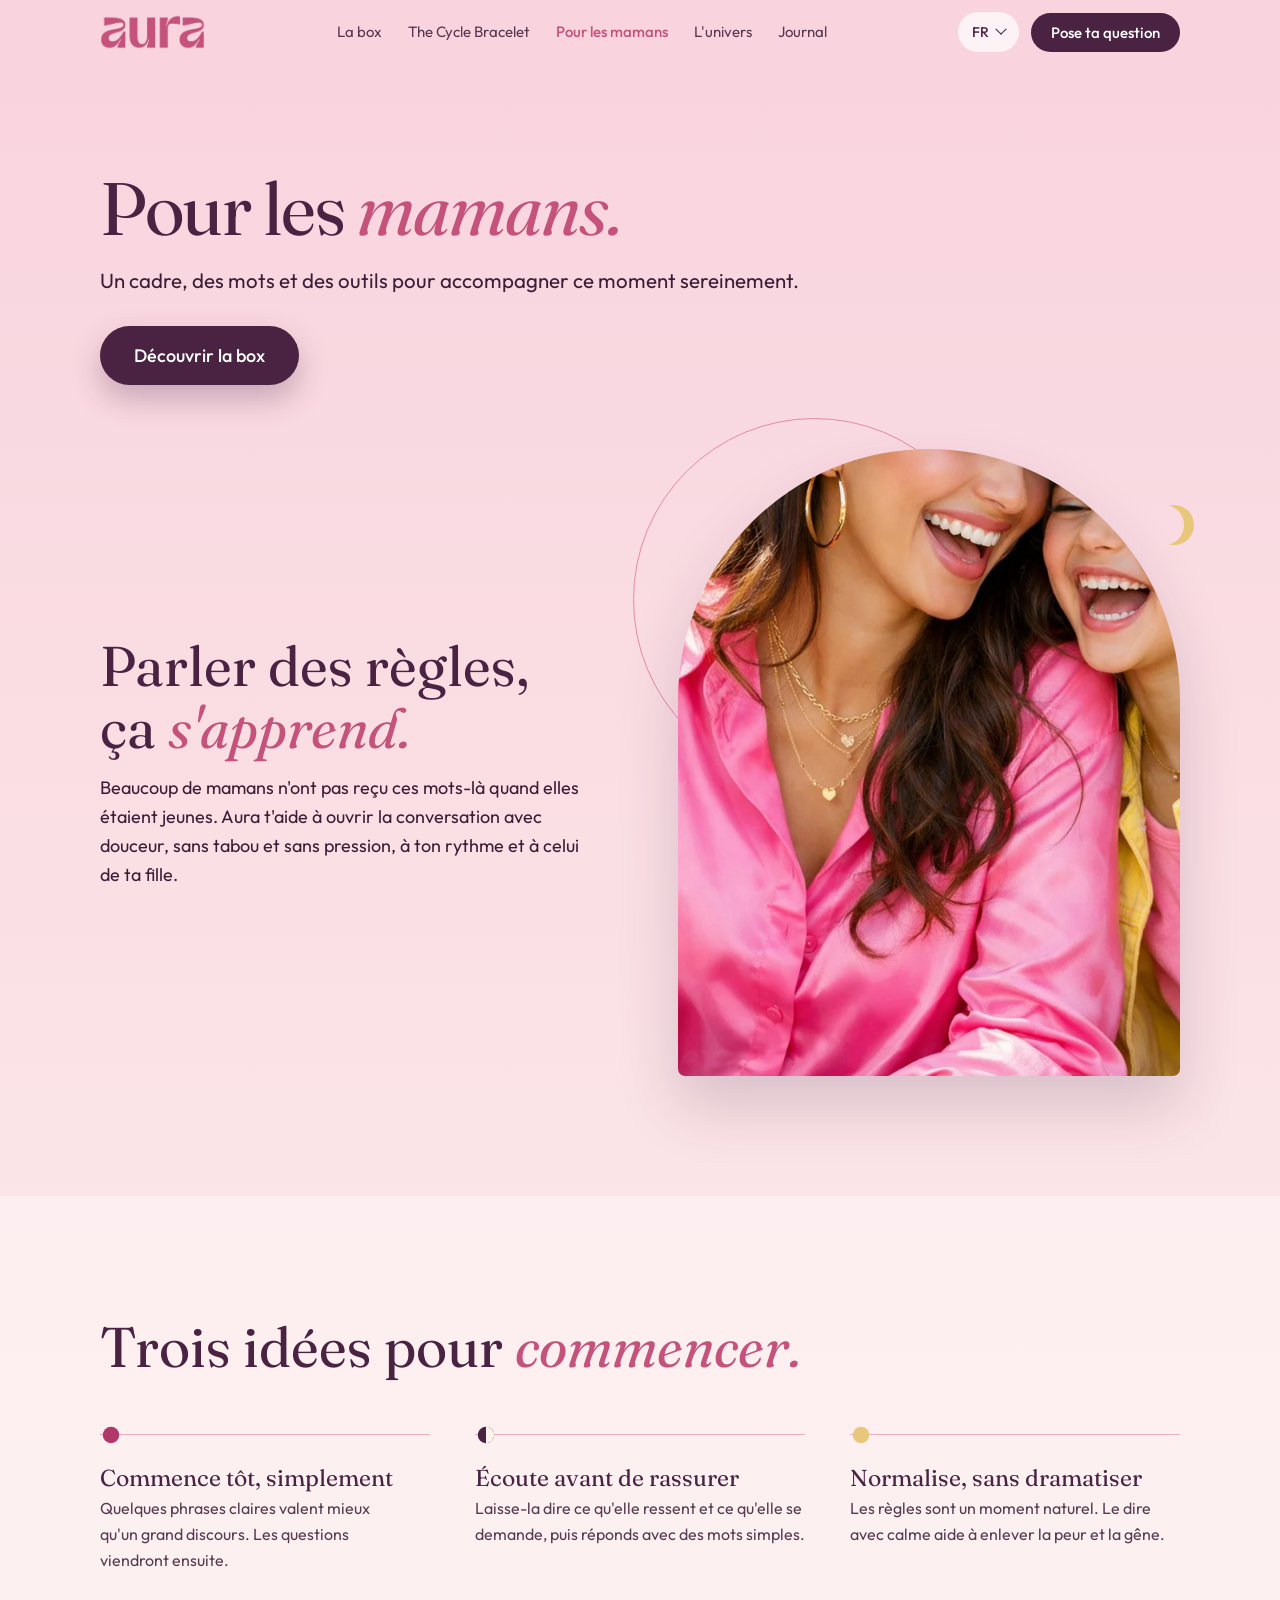
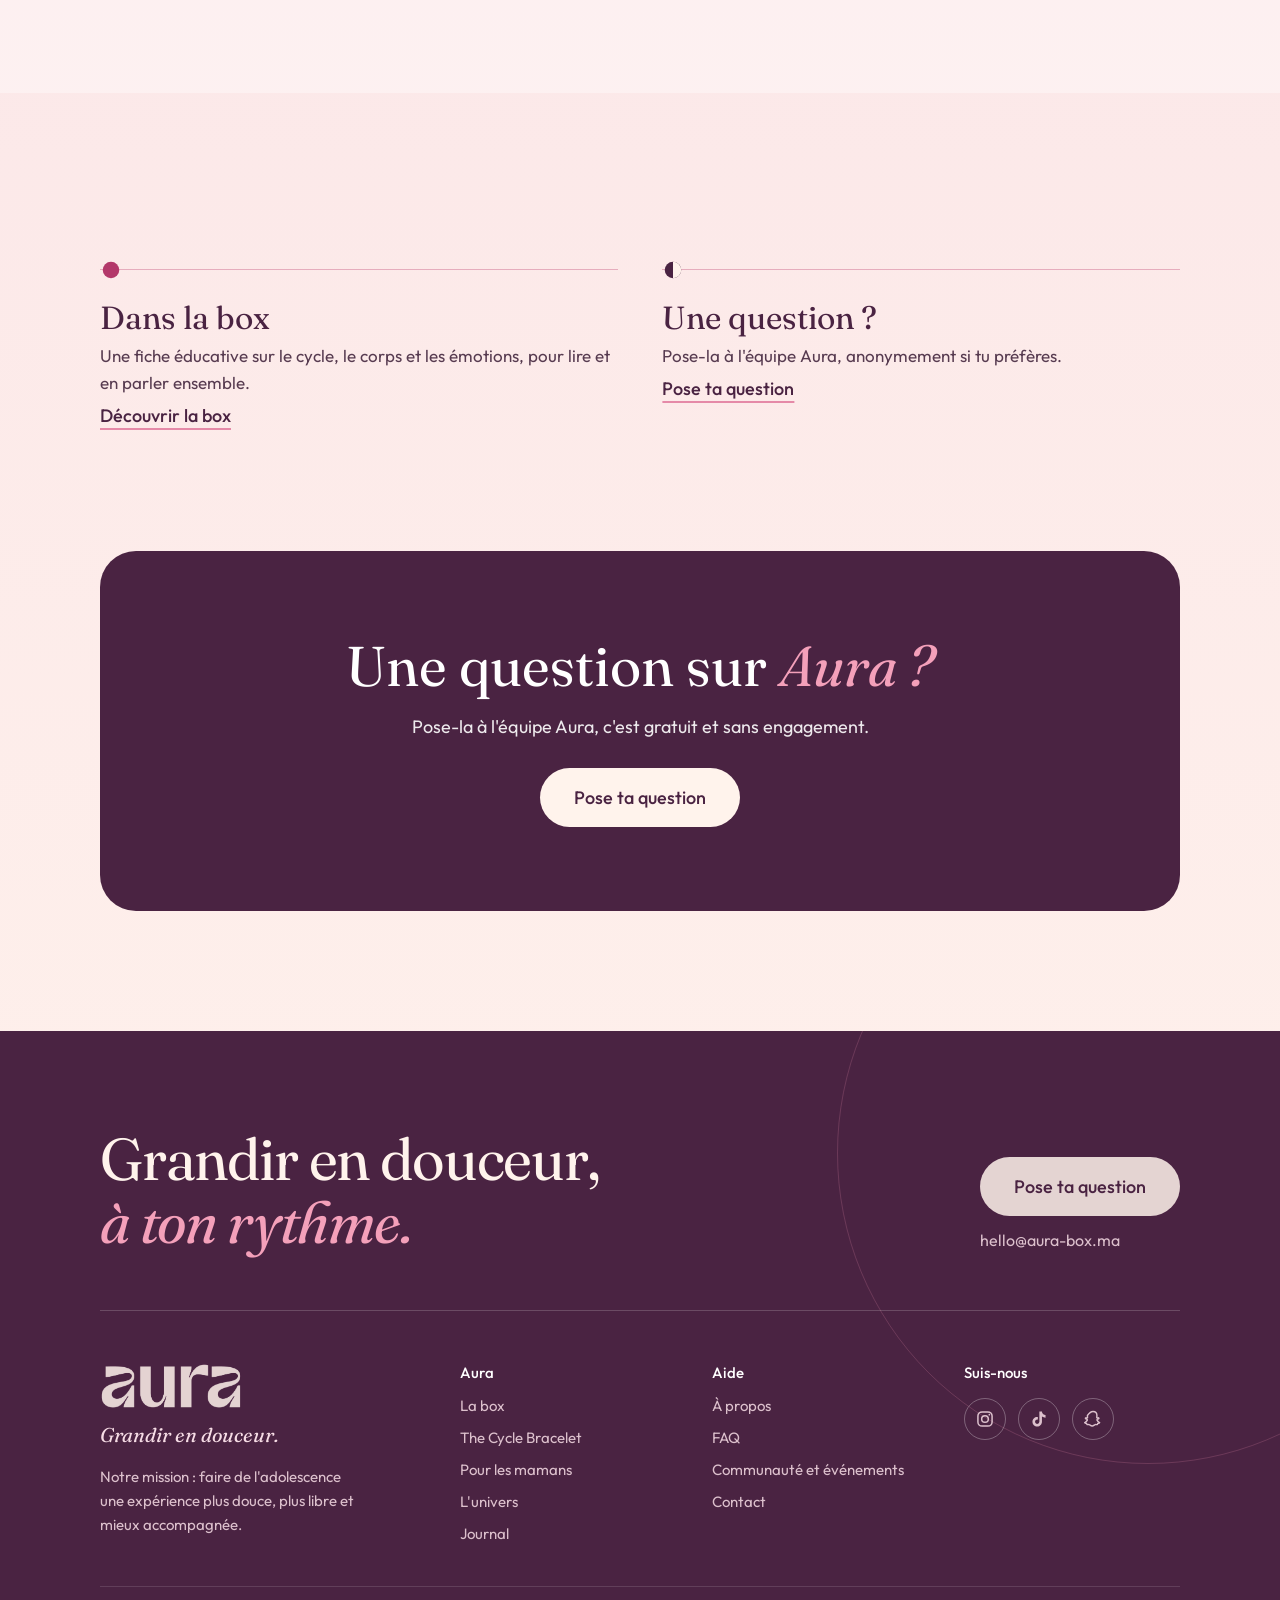
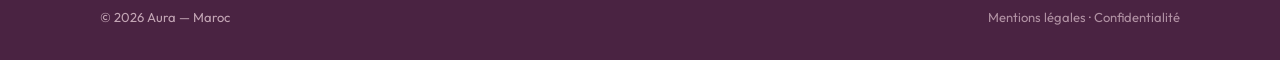
<file: pour-les-mamans.html>
<!DOCTYPE html>
<html lang="fr">
<head>
<meta charset="utf-8">
<meta name="viewport" content="width=device-width, initial-scale=1, viewport-fit=cover">
<title>Pour les mamans — Aura</title>
<meta name="description" content="Un cadre, des mots et des outils pour accompagner ta fille pendant ses premières règles, avec douceur.">
<meta property="og:title" content="Pour les mamans — Aura">
<meta property="og:description" content="Un cadre, des mots et des outils pour accompagner ta fille pendant ses premières règles, avec douceur.">
<link rel="icon" href="data:image/svg+xml,%3Csvg xmlns='http://www.w3.org/2000/svg' viewBox='0 0 32 32'%3E%3Crect width='32' height='32' rx='9' fill='%23c4527a'/%3E%3Cpath d='M20 7a9 9 0 1 0 0 18 11 11 0 0 1 0-18z' fill='%23fff1ea'/%3E%3C/svg%3E">
<link rel="preconnect" href="https://fonts.googleapis.com"><link rel="preconnect" href="https://fonts.gstatic.com" crossorigin>
<link href="https://fonts.googleapis.com/css2?family=Fraunces:ital,opsz,wght@0,9..144,400;0,9..144,600;1,9..144,400&family=Outfit:wght@300;400;500;600&family=Caveat:wght@500&family=Noto+Naskh+Arabic:wght@400;600&display=swap" rel="stylesheet">
<link rel="stylesheet" href="assets/style.css">
</head>
<body>
<header><div class="wrap bar">
<a class="logo" href="index.html" aria-label="Aura"><img src="assets/logo-pink-mark.png" alt="Aura" width="105" height="34"></a>
<nav id="nav" aria-label="Navigation principale"><a href="la-box.html">La box</a><a href="the-cycle-bracelet.html">The Cycle Bracelet</a><a href="pour-les-mamans.html" aria-current="page">Pour les mamans</a><a href="univers.html">L'univers</a><a href="journal.html">Journal</a></nav>
<div class="tools"><div class="lang" role="group" aria-label="Langue"><button data-l="fr" aria-pressed="true">FR</button><button data-l="ar" aria-pressed="false">عربي</button><button data-l="en" aria-pressed="false">EN</button></div>
<a class="btn sm" href="pose-ta-question.html">Pose ta question</a>
<button class="burger" aria-label="Menu" aria-expanded="false" aria-controls="nav"><span></span></button></div>
</div></header>
<main id="top">
<section class="phero"><div class="wrap">
<h1>Pour les <em>mamans.</em></h1>
<p class="lead">Un cadre, des mots et des outils pour accompagner ce moment sereinement.</p>
<a class="btn" href="la-box.html">Découvrir la box</a>
</div></section>
<section class="sec-tight"><div class="wrap split rev">
<div class="arch"><img src="assets/maman-fille.webp" width="630" height="971" loading="lazy" alt="Une maman et sa fille rient ensemble"></div>
<div><h2>Parler des règles, ça <em>s'apprend.</em></h2>
<p>Beaucoup de mamans n'ont pas reçu ces mots-là quand elles étaient jeunes. Aura t'aide à ouvrir la conversation avec douceur, sans tabou et sans pression, à ton rythme et à celui de ta fille.</p></div>
</div></section>
<section style="background:rgba(255,255,255,.35)"><div class="wrap">
<h2>Trois idées pour <em>commencer.</em></h2>
<div class="usp"><div><svg viewBox="0 0 24 24" aria-hidden="true"><circle cx="12" cy="12" r="9" fill="#b3386a"/></svg><h3>Commence tôt, simplement</h3><p>Quelques phrases claires valent mieux qu'un grand discours. Les questions viendront ensuite.</p></div><div><svg viewBox="0 0 24 24" aria-hidden="true"><circle cx="12" cy="12" r="9" fill="#4a2342"/><path d="M12 3a9 9 0 0 1 0 18z" fill="#fff3ec"/></svg><h3>Écoute avant de rassurer</h3><p>Laisse-la dire ce qu'elle ressent et ce qu'elle se demande, puis réponds avec des mots simples.</p></div><div><svg viewBox="0 0 24 24" aria-hidden="true"><circle cx="12" cy="12" r="9" fill="#e8c77a"/></svg><h3>Normalise, sans dramatiser</h3><p>Les règles sont un moment naturel. Le dire avec calme aide à enlever la peur et la gêne.</p></div></div></div></section>
<section><div class="wrap"><div class="usp two"><div><svg viewBox="0 0 24 24" aria-hidden="true"><circle cx="12" cy="12" r="9" fill="#b3386a"/></svg><h3>Dans la box</h3><p>Une fiche éducative sur le cycle, le corps et les émotions, pour lire et en parler ensemble.</p><a class="more" href="la-box.html">Découvrir la box</a></div><div><svg viewBox="0 0 24 24" aria-hidden="true"><circle cx="12" cy="12" r="9" fill="#4a2342"/><path d="M12 3a9 9 0 0 1 0 18z" fill="#fff3ec"/></svg><h3>Une question ?</h3><p>Pose-la à l'équipe Aura, anonymement si tu préfères.</p><a class="more" href="pose-ta-question.html">Pose ta question</a></div></div></div></section>
<section class="sec-tight"><div class="wrap"><div class="band">
<h2>Une question sur <em>Aura ?</em></h2>
<p>Pose-la à l'équipe Aura, c'est gratuit et sans engagement.</p>
<a class="btn light" href="pose-ta-question.html">Pose ta question</a>
</div></div></section>
</main>
<footer><div class="wrap">
<div class="ftop"><p class="serif fbig">Grandir en douceur, <em>à ton rythme.</em></p><div class="fcta"><a class="btn light" href="pose-ta-question.html">Pose ta question</a><a class="fmail" href="mailto:hello@aura-box.ma">hello@aura-box.ma</a></div></div>
<div class="fgrid" style="grid-template-columns:1.5fr 1fr 1fr 1fr">
<div><a class="logo" href="index.html" aria-label="Aura"><img src="assets/logo-cream-mark.png" alt="Aura" width="143" height="46"></a><p class="serif" style="font-style:italic;margin:10px 0 14px;font-size:20px">Grandir en douceur.</p><p style="font-size:15px;opacity:.85;max-width:30em">Notre mission : faire de l'adolescence une expérience plus douce, plus libre et mieux accompagnée.</p></div>
<div><h4>Aura</h4><ul><li><a href="la-box.html">La box</a></li><li><a href="the-cycle-bracelet.html">The Cycle Bracelet</a></li><li><a href="pour-les-mamans.html">Pour les mamans</a></li><li><a href="univers.html">L'univers</a></li><li><a href="journal.html">Journal</a></li></ul></div>
<div><h4>Aide</h4><ul><li><a href="a-propos.html">À propos</a></li><li><a href="faq.html">FAQ</a></li><li><a href="communaute.html">Communauté et événements</a></li><li><a href="contact.html">Contact</a></li></ul></div>
<div><h4>Suis-nous</h4><div class="soc"><a href="https://instagram.com/aura.box.ma" target="_blank" rel="noopener" aria-label="Instagram"><svg viewBox="0 0 24 24" width="20" height="20" fill="none" stroke="currentColor" stroke-width="1.8" aria-hidden="true"><rect x="3.500" y="3.500" width="17" height="17" rx="5"/><circle cx="12" cy="12" r="4"/><circle cx="17.200" cy="6.800" r="1" fill="currentColor" stroke="none"/></svg></a><a href="https://tiktok.com/@aura.box.ma" target="_blank" rel="noopener" aria-label="TikTok"><svg viewBox="0 0 24 24" width="20" height="20" fill="currentColor" aria-hidden="true"><path d="M16.600 5.820A4.280 4.280 0 0 1 15.540 3h-3.090v12.400a2.592 2.592 0 0 1-2.590 2.500c-1.420 0-2.600-1.160-2.600-2.600 0-1.720 1.660-3.010 3.370-2.480V9.660c-3.450-.46-6.470 2.220-6.470 5.640 0 3.330 2.760 5.700 5.690 5.700 3.140 0 5.690-2.550 5.690-5.700V9.010a7.350 7.350 0 0 0 4.300 1.380V7.300s-1.880.09-3.240-1.480z"/></svg></a><a href="https://snapchat.com/add/aura.box.ma" target="_blank" rel="noopener" aria-label="Snapchat"><svg viewBox="0 0 24 24" width="20" height="20" fill="none" stroke="currentColor" stroke-width="1.7" stroke-linejoin="round" stroke-linecap="round" aria-hidden="true"><path d="M12 3c2.800 0 4.700 2 4.700 4.800 0 .9-.1 1.700-.2 2.600.4.300 1 .5 1.500.3.500-.2 1.200-.1 1.200.400 0 .600-.9 1-1.700 1.200-.6.200-.9.500-.7 1 .7 1.500 1.900 2.600 3.200 3-.2.800-1.400 1-2.300 1.100-.3.400-.3 1.100-.8 1.300-.6.200-1.400-.2-2.300 0-1 .2-1.700 1.600-3.600 1.600s-2.600-1.400-3.600-1.600c-.9-.2-1.700.2-2.300 0-.5-.2-.5-.9-.8-1.300-.9-.1-2.100-.3-2.300-1.100 1.300-.4 2.500-1.500 3.200-3 .2-.5-.1-.8-.7-1-.8-.2-1.700-.6-1.700-1.200 0-.5.700-.6 1.200-.4.500.2 1.100 0 1.500-.3-.1-.9-.2-1.700-.2-2.600C7.300 5 9.200 3 12 3z"/></svg></a></div></div>
</div>
<div class="legal"><span>© 2026 Aura — Maroc</span><span><a href="mentions-legales.html">Mentions légales</a> · <a href="confidentialite.html">Confidentialité</a></span></div>
</div></footer>
<style>@media(max-width:860px){.fgrid{grid-template-columns:1fr 1fr!important}.fgrid>div:first-child,.fgrid>div:last-child{grid-column:1/-1}}</style>
<script src="assets/config.js"></script>
<script src="assets/app.js"></script>

</body>
</html>
</file>
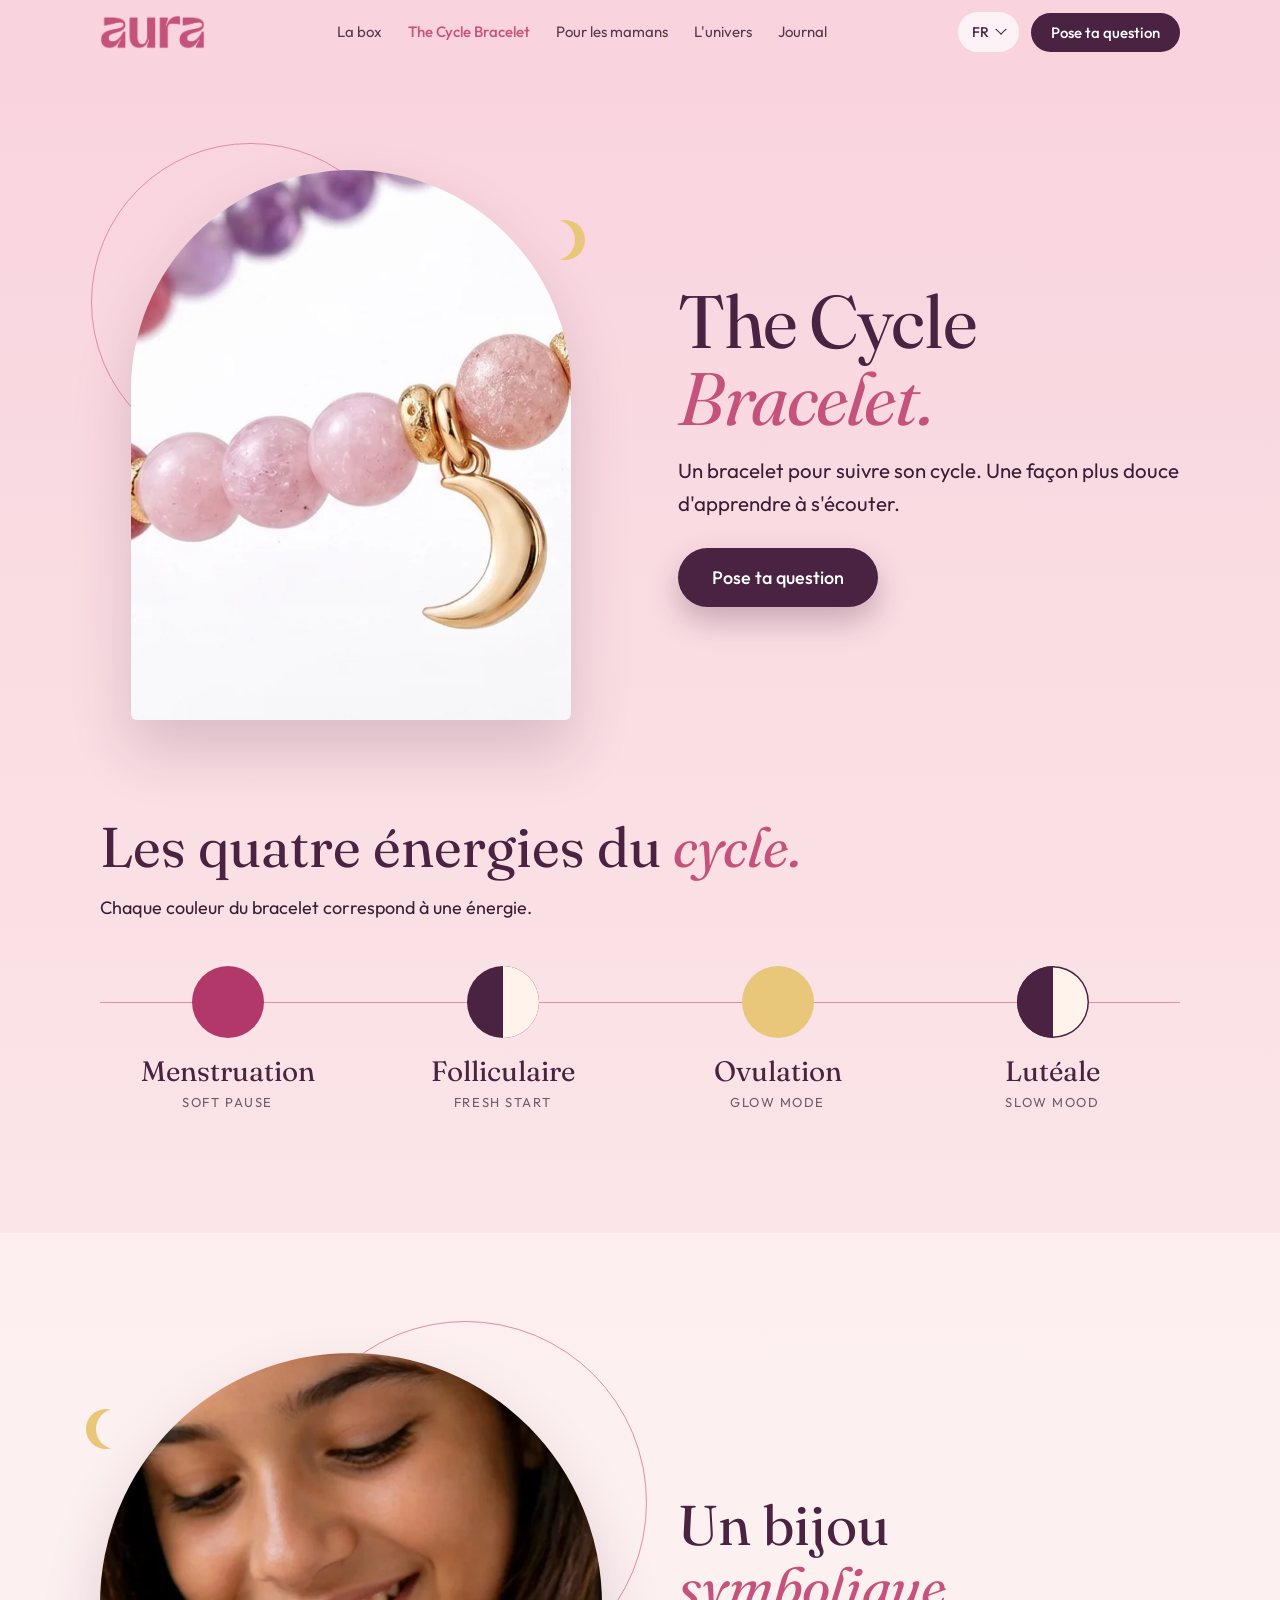
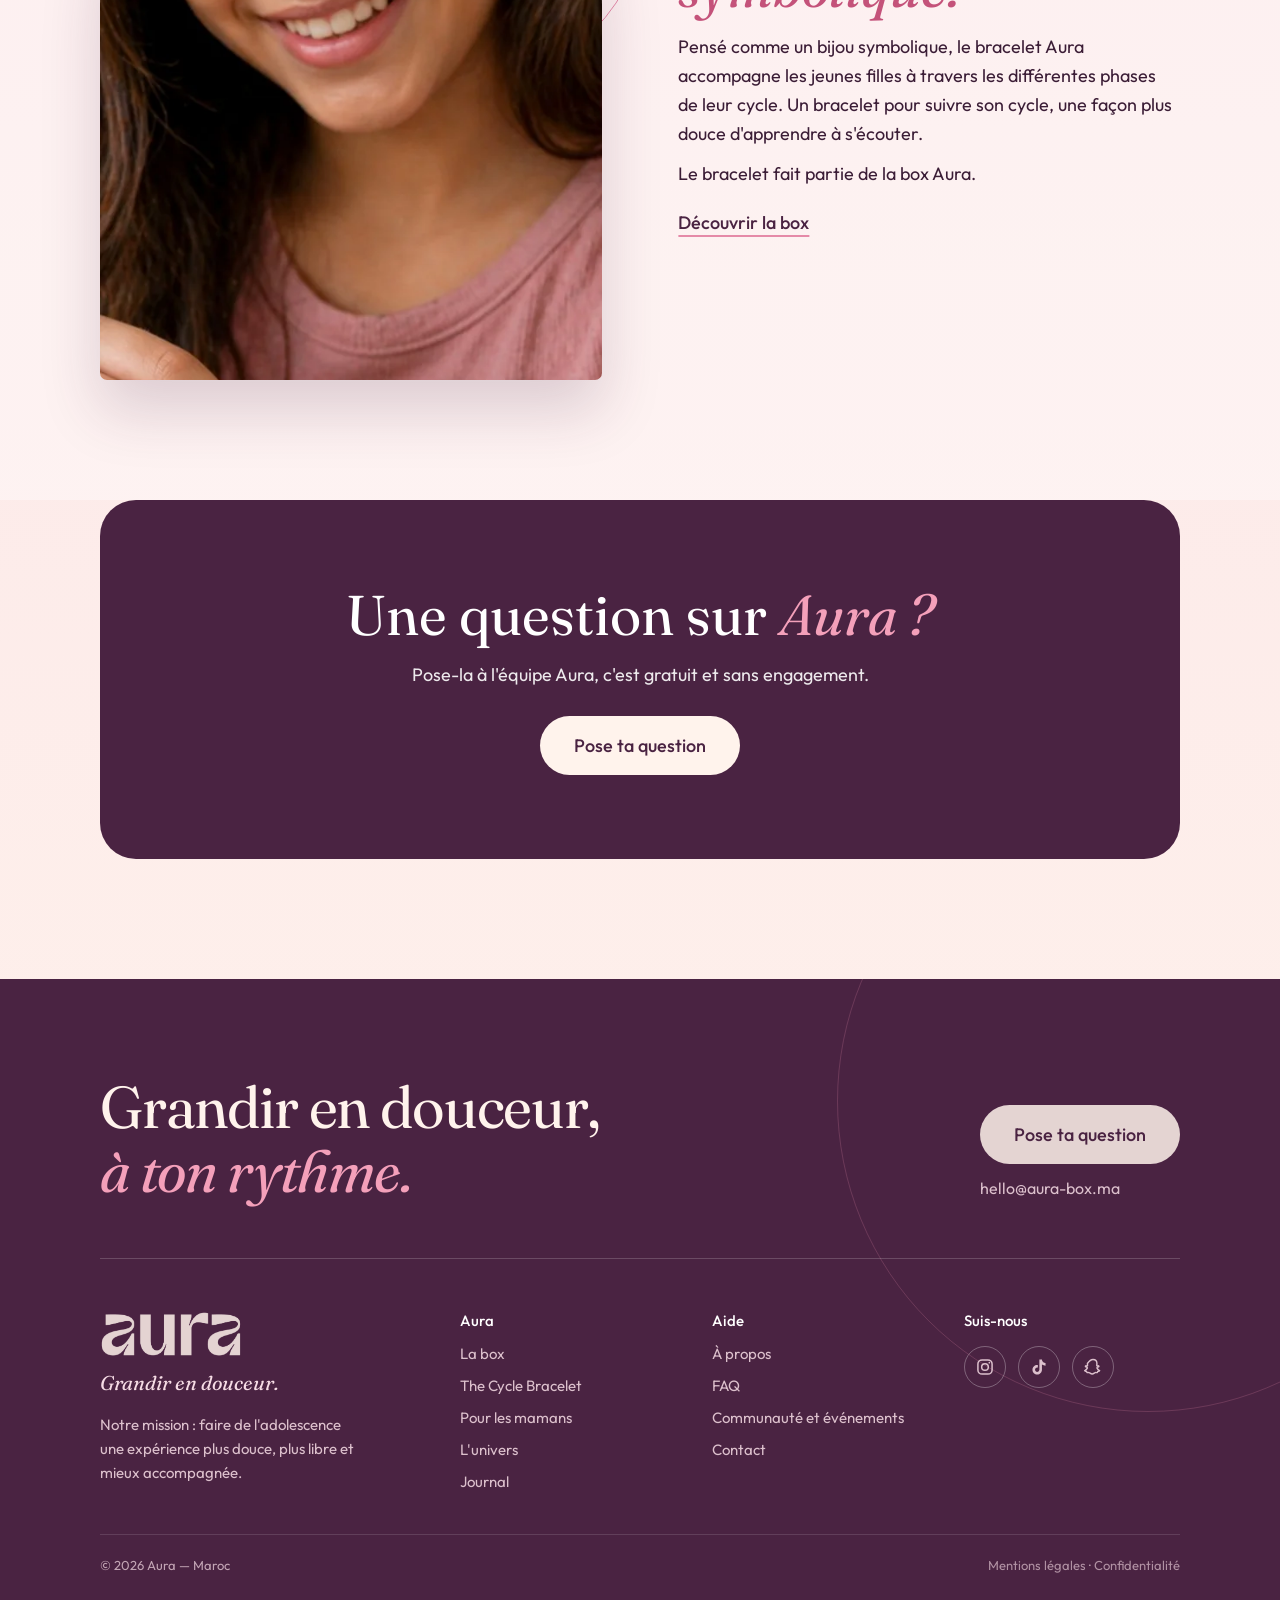
<file: the-cycle-bracelet.html>
<!DOCTYPE html>
<html lang="fr">
<head>
<meta charset="utf-8">
<meta name="viewport" content="width=device-width, initial-scale=1, viewport-fit=cover">
<title>The Cycle Bracelet — Aura</title>
<meta name="description" content="Le bracelet Aura accompagne les jeunes filles à travers les quatre phases de leur cycle : Soft Pause, Fresh Start, Glow Mode, Slow Mood.">
<meta property="og:title" content="The Cycle Bracelet — Aura">
<meta property="og:description" content="Le bracelet Aura accompagne les jeunes filles à travers les quatre phases de leur cycle : Soft Pause, Fresh Start, Glow Mode, Slow Mood.">
<link rel="icon" href="data:image/svg+xml,%3Csvg xmlns='http://www.w3.org/2000/svg' viewBox='0 0 32 32'%3E%3Crect width='32' height='32' rx='9' fill='%23c4527a'/%3E%3Cpath d='M20 7a9 9 0 1 0 0 18 11 11 0 0 1 0-18z' fill='%23fff1ea'/%3E%3C/svg%3E">
<link rel="preconnect" href="https://fonts.googleapis.com"><link rel="preconnect" href="https://fonts.gstatic.com" crossorigin>
<link href="https://fonts.googleapis.com/css2?family=Fraunces:ital,opsz,wght@0,9..144,400;0,9..144,600;1,9..144,400&family=Outfit:wght@300;400;500;600&family=Caveat:wght@500&family=Noto+Naskh+Arabic:wght@400;600&display=swap" rel="stylesheet">
<link rel="stylesheet" href="assets/style.css">
</head>
<body>
<header><div class="wrap bar">
<a class="logo" href="index.html" aria-label="Aura"><img src="assets/logo-pink-mark.png" alt="Aura" width="105" height="34"></a>
<nav id="nav" aria-label="Navigation principale"><a href="la-box.html">La box</a><a href="the-cycle-bracelet.html" aria-current="page">The Cycle Bracelet</a><a href="pour-les-mamans.html">Pour les mamans</a><a href="univers.html">L'univers</a><a href="journal.html">Journal</a></nav>
<div class="tools"><div class="lang" role="group" aria-label="Langue"><button data-l="fr" aria-pressed="true">FR</button><button data-l="ar" aria-pressed="false">عربي</button><button data-l="en" aria-pressed="false">EN</button></div>
<a class="btn sm" href="pose-ta-question.html">Pose ta question</a>
<button class="burger" aria-label="Menu" aria-expanded="false" aria-controls="nav"><span></span></button></div>
</div></header>
<main id="top">
<section class="phero"><div class="wrap split rev" style="align-items:center">
<div><h1>The Cycle <em>Bracelet.</em></h1>
<p class="lead">Un bracelet pour suivre son cycle. Une façon plus douce d'apprendre à s'écouter.</p>
<a class="btn" href="pose-ta-question.html">Pose ta question</a></div>
<div class="arch"><img src="assets/bracelet.webp" width="680" height="1092" alt="The Cycle Bracelet avec sa bedel en forme de lune"></div>
</div></section>
<section class="sec-tight"><div class="wrap">
<h2>Les quatre énergies du <em>cycle.</em></h2>
<p style="max-width:34em">Chaque couleur du bracelet correspond à une énergie.</p>
<ul class="cyc big"><li style="--c:#b3386a"><i></i><h3>Menstruation</h3><small>Soft Pause</small></li><li style="--c:#4a2342" class="half"><i></i><h3>Folliculaire</h3><small>Fresh Start</small></li><li style="--c:#e8c77a"><i></i><h3>Ovulation</h3><small>Glow Mode</small></li><li style="--c:#4a2342" class="half out"><i></i><h3>Lutéale</h3><small>Slow Mood</small></li></ul>
</div></section>
<section class="tint"><div class="wrap split">
<div class="arch"><img src="assets/bracelet-girl.webp" width="580" height="1117" loading="lazy" alt="Une jeune fille sourit en attachant son bracelet Aura"></div>
<div><h2>Un bijou <em>symbolique.</em></h2>
<p>Pensé comme un bijou symbolique, le bracelet Aura accompagne les jeunes filles à travers les différentes phases de leur cycle. Un bracelet pour suivre son cycle, une façon plus douce d'apprendre à s'écouter.</p>
<p style="margin-top:12px">Le bracelet fait partie de la box Aura.</p>
<a class="more" href="la-box.html">Découvrir la box</a></div>
</div></section>
<section class="sec-tight"><div class="wrap"><div class="band">
<h2>Une question sur <em>Aura ?</em></h2>
<p>Pose-la à l'équipe Aura, c'est gratuit et sans engagement.</p>
<a class="btn light" href="pose-ta-question.html">Pose ta question</a>
</div></div></section>
</main>
<footer><div class="wrap">
<div class="ftop"><p class="serif fbig">Grandir en douceur, <em>à ton rythme.</em></p><div class="fcta"><a class="btn light" href="pose-ta-question.html">Pose ta question</a><a class="fmail" href="mailto:hello@aura-box.ma">hello@aura-box.ma</a></div></div>
<div class="fgrid" style="grid-template-columns:1.5fr 1fr 1fr 1fr">
<div><a class="logo" href="index.html" aria-label="Aura"><img src="assets/logo-cream-mark.png" alt="Aura" width="143" height="46"></a><p class="serif" style="font-style:italic;margin:10px 0 14px;font-size:20px">Grandir en douceur.</p><p style="font-size:15px;opacity:.85;max-width:30em">Notre mission : faire de l'adolescence une expérience plus douce, plus libre et mieux accompagnée.</p></div>
<div><h4>Aura</h4><ul><li><a href="la-box.html">La box</a></li><li><a href="the-cycle-bracelet.html">The Cycle Bracelet</a></li><li><a href="pour-les-mamans.html">Pour les mamans</a></li><li><a href="univers.html">L'univers</a></li><li><a href="journal.html">Journal</a></li></ul></div>
<div><h4>Aide</h4><ul><li><a href="a-propos.html">À propos</a></li><li><a href="faq.html">FAQ</a></li><li><a href="communaute.html">Communauté et événements</a></li><li><a href="contact.html">Contact</a></li></ul></div>
<div><h4>Suis-nous</h4><div class="soc"><a href="https://instagram.com/aura.box.ma" target="_blank" rel="noopener" aria-label="Instagram"><svg viewBox="0 0 24 24" width="20" height="20" fill="none" stroke="currentColor" stroke-width="1.8" aria-hidden="true"><rect x="3.500" y="3.500" width="17" height="17" rx="5"/><circle cx="12" cy="12" r="4"/><circle cx="17.200" cy="6.800" r="1" fill="currentColor" stroke="none"/></svg></a><a href="https://tiktok.com/@aura.box.ma" target="_blank" rel="noopener" aria-label="TikTok"><svg viewBox="0 0 24 24" width="20" height="20" fill="currentColor" aria-hidden="true"><path d="M16.600 5.820A4.280 4.280 0 0 1 15.540 3h-3.090v12.400a2.592 2.592 0 0 1-2.590 2.500c-1.420 0-2.600-1.160-2.600-2.600 0-1.720 1.660-3.010 3.370-2.480V9.660c-3.450-.46-6.470 2.220-6.470 5.640 0 3.330 2.760 5.700 5.690 5.700 3.140 0 5.690-2.550 5.690-5.700V9.010a7.350 7.350 0 0 0 4.300 1.380V7.300s-1.880.09-3.240-1.480z"/></svg></a><a href="https://snapchat.com/add/aura.box.ma" target="_blank" rel="noopener" aria-label="Snapchat"><svg viewBox="0 0 24 24" width="20" height="20" fill="none" stroke="currentColor" stroke-width="1.7" stroke-linejoin="round" stroke-linecap="round" aria-hidden="true"><path d="M12 3c2.800 0 4.700 2 4.700 4.800 0 .9-.1 1.700-.2 2.600.4.300 1 .5 1.500.3.500-.2 1.200-.1 1.200.400 0 .600-.9 1-1.700 1.200-.6.200-.9.500-.7 1 .7 1.500 1.900 2.600 3.200 3-.2.800-1.400 1-2.300 1.100-.3.400-.3 1.100-.8 1.300-.6.200-1.400-.2-2.300 0-1 .2-1.700 1.600-3.600 1.600s-2.600-1.400-3.600-1.600c-.9-.2-1.700.2-2.300 0-.5-.2-.5-.9-.8-1.300-.9-.1-2.100-.3-2.300-1.100 1.300-.4 2.500-1.500 3.200-3 .2-.5-.1-.8-.7-1-.8-.2-1.700-.6-1.700-1.200 0-.5.700-.6 1.200-.4.500.2 1.100 0 1.500-.3-.1-.9-.2-1.700-.2-2.600C7.300 5 9.200 3 12 3z"/></svg></a></div></div>
</div>
<div class="legal"><span>© 2026 Aura — Maroc</span><span><a href="mentions-legales.html">Mentions légales</a> · <a href="confidentialite.html">Confidentialité</a></span></div>
</div></footer>
<style>@media(max-width:860px){.fgrid{grid-template-columns:1fr 1fr!important}.fgrid>div:first-child,.fgrid>div:last-child{grid-column:1/-1}}</style>
<script src="assets/config.js"></script>
<script src="assets/app.js"></script>

</body>
</html>
</file>
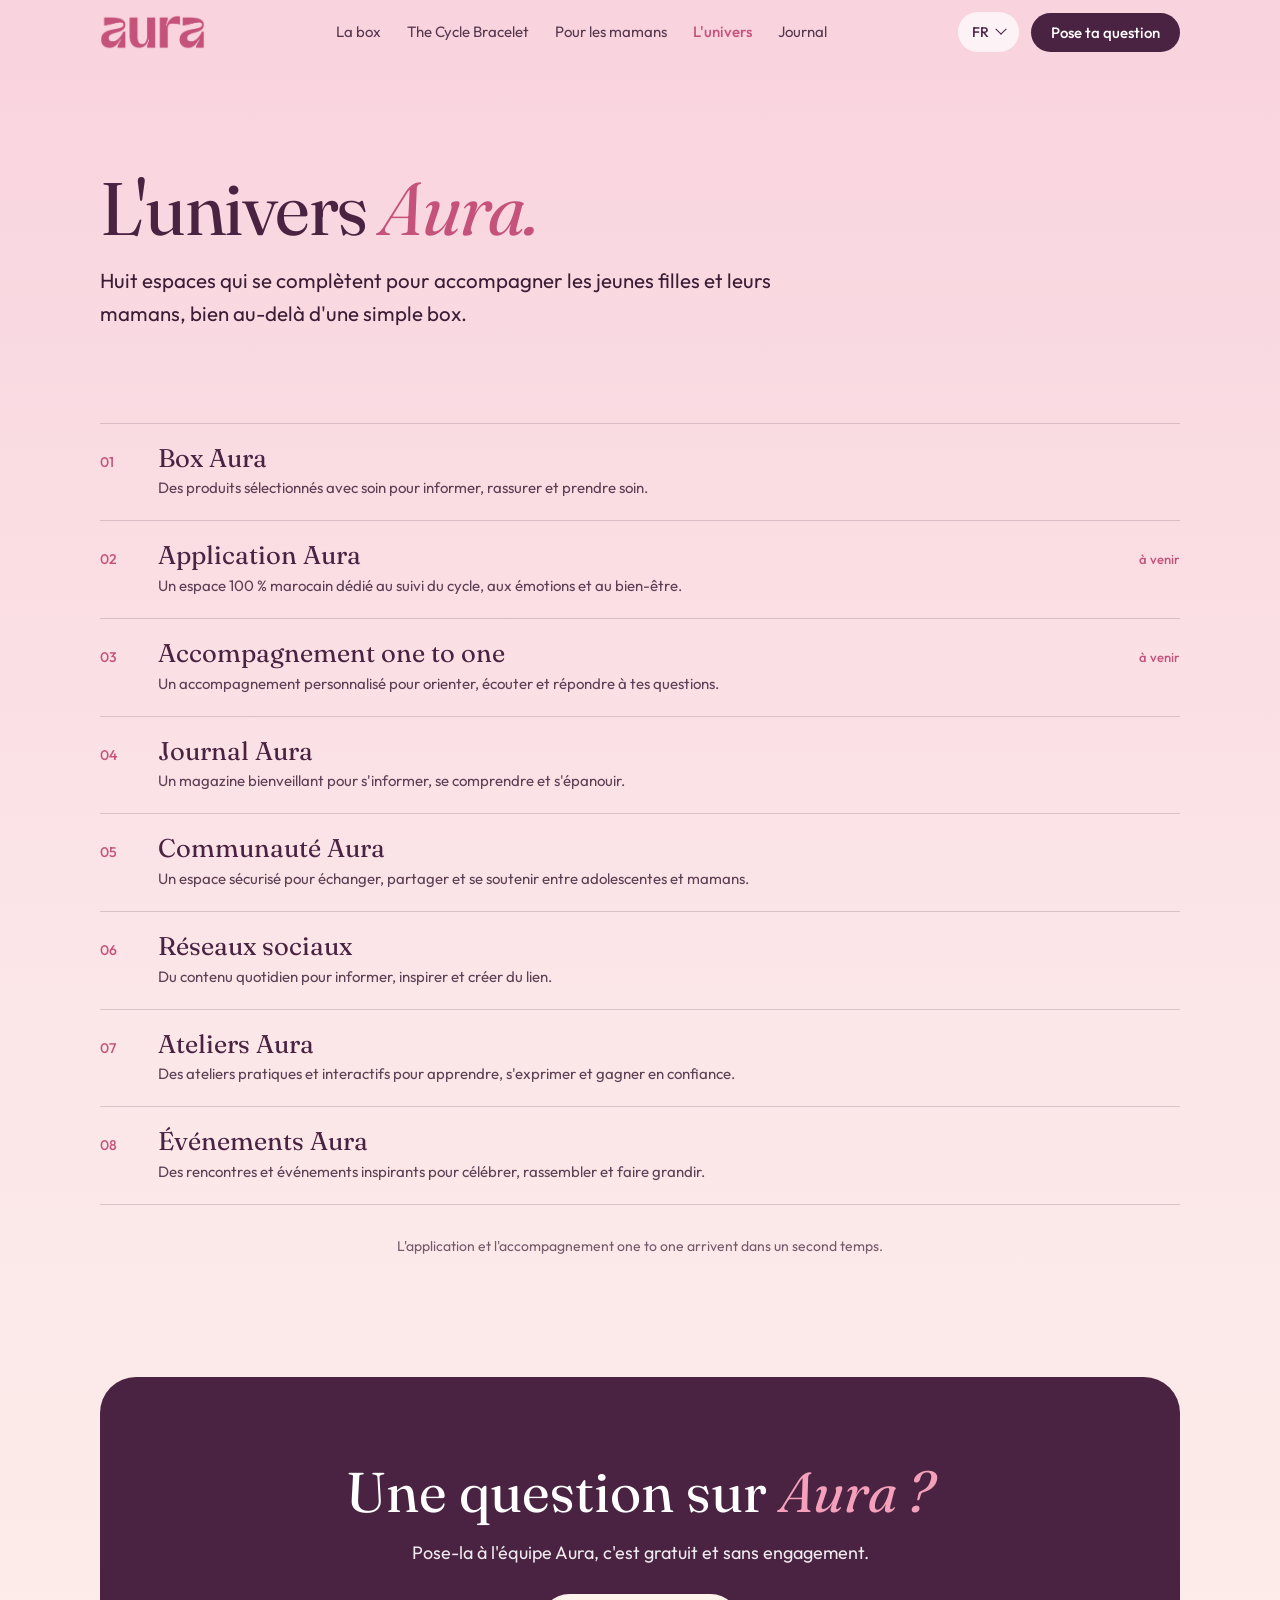
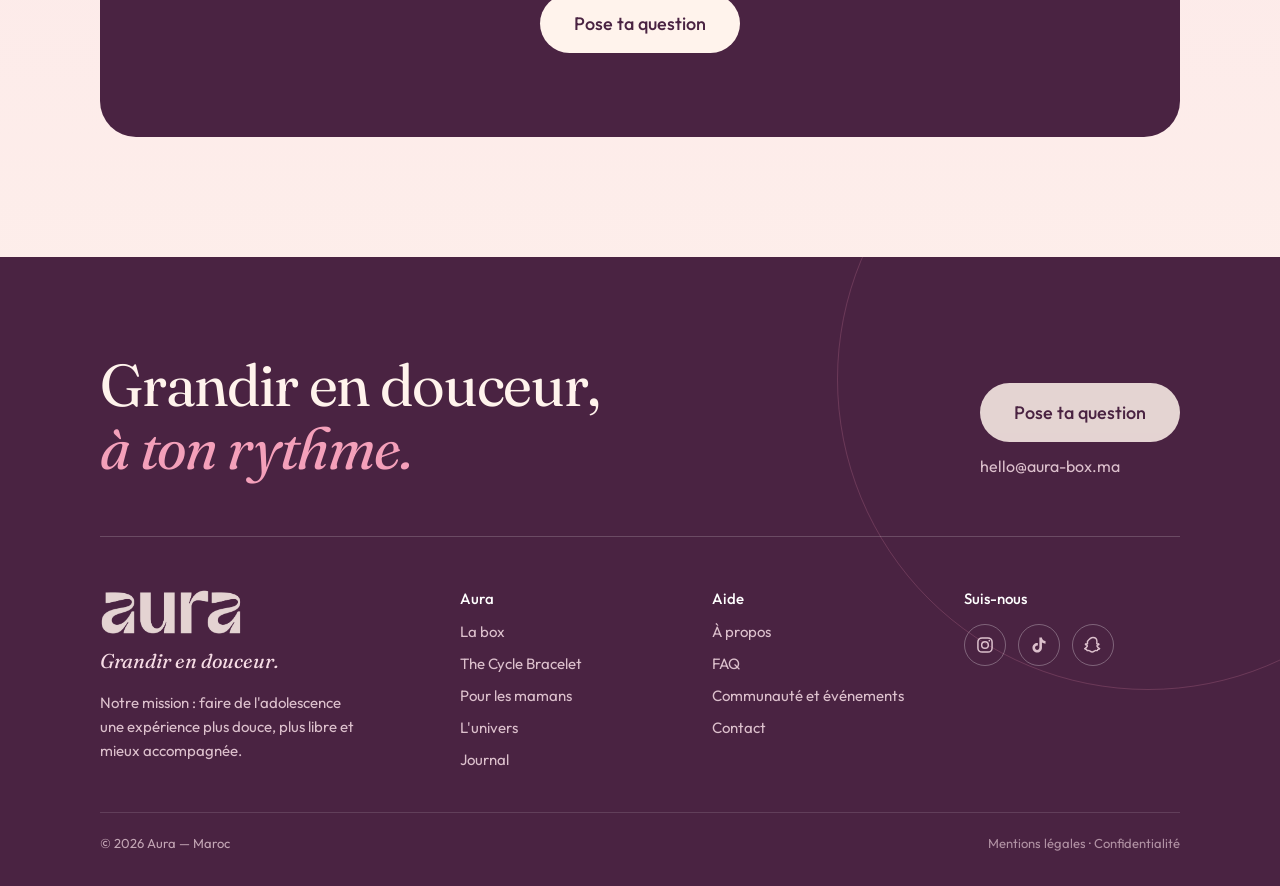
<file: univers.html>
<!DOCTYPE html>
<html lang="fr">
<head>
<meta charset="utf-8">
<meta name="viewport" content="width=device-width, initial-scale=1, viewport-fit=cover">
<title>L'univers — Aura</title>
<meta name="description" content="Découvre les huit espaces du monde Aura : box, application, accompagnement, journal, communauté, réseaux, ateliers et événements.">
<meta property="og:title" content="L'univers — Aura">
<meta property="og:description" content="Découvre les huit espaces du monde Aura : box, application, accompagnement, journal, communauté, réseaux, ateliers et événements.">
<link rel="icon" href="data:image/svg+xml,%3Csvg xmlns='http://www.w3.org/2000/svg' viewBox='0 0 32 32'%3E%3Crect width='32' height='32' rx='9' fill='%23c4527a'/%3E%3Cpath d='M20 7a9 9 0 1 0 0 18 11 11 0 0 1 0-18z' fill='%23fff1ea'/%3E%3C/svg%3E">
<link rel="preconnect" href="https://fonts.googleapis.com"><link rel="preconnect" href="https://fonts.gstatic.com" crossorigin>
<link href="https://fonts.googleapis.com/css2?family=Fraunces:ital,opsz,wght@0,9..144,400;0,9..144,600;1,9..144,400&family=Outfit:wght@300;400;500;600&family=Caveat:wght@500&family=Noto+Naskh+Arabic:wght@400;600&display=swap" rel="stylesheet">
<link rel="stylesheet" href="assets/style.css">
</head>
<body>
<header><div class="wrap bar">
<a class="logo" href="index.html" aria-label="Aura"><img src="assets/logo-pink-mark.png" alt="Aura" width="105" height="34"></a>
<nav id="nav" aria-label="Navigation principale"><a href="la-box.html">La box</a><a href="the-cycle-bracelet.html">The Cycle Bracelet</a><a href="pour-les-mamans.html">Pour les mamans</a><a href="univers.html" aria-current="page">L'univers</a><a href="journal.html">Journal</a></nav>
<div class="tools"><div class="lang" role="group" aria-label="Langue"><button data-l="fr" aria-pressed="true">FR</button><button data-l="ar" aria-pressed="false">عربي</button><button data-l="en" aria-pressed="false">EN</button></div>
<a class="btn sm" href="pose-ta-question.html">Pose ta question</a>
<button class="burger" aria-label="Menu" aria-expanded="false" aria-controls="nav"><span></span></button></div>
</div></header>
<main id="top">
<section class="phero"><div class="wrap">
<h1>L'univers <em>Aura.</em></h1>
<p class="lead">Huit espaces qui se complètent pour accompagner les jeunes filles et leurs mamans, bien au-delà d'une simple box.</p>
</div></section>
<section class="sec-tight"><div class="wrap">
<ol class="idx"><li><h3>Box Aura</h3><p>Des produits sélectionnés avec soin pour informer, rassurer et prendre soin.</p></li><li><h3>Application Aura</h3><span class="soon">à venir</span><p>Un espace 100 % marocain dédié au suivi du cycle, aux émotions et au bien-être.</p></li><li><h3>Accompagnement one to one</h3><span class="soon">à venir</span><p>Un accompagnement personnalisé pour orienter, écouter et répondre à tes questions.</p></li><li><h3>Journal Aura</h3><p>Un magazine bienveillant pour s'informer, se comprendre et s'épanouir.</p></li><li><h3>Communauté Aura</h3><p>Un espace sécurisé pour échanger, partager et se soutenir entre adolescentes et mamans.</p></li><li><h3>Réseaux sociaux</h3><p>Du contenu quotidien pour informer, inspirer et créer du lien.</p></li><li><h3>Ateliers Aura</h3><p>Des ateliers pratiques et interactifs pour apprendre, s'exprimer et gagner en confiance.</p></li><li><h3>Événements Aura</h3><p>Des rencontres et événements inspirants pour célébrer, rassembler et faire grandir.</p></li></ol><p class="note" style="text-align:center;margin-top:28px">L'application et l'accompagnement one to one arrivent dans un second temps.</p>
</div></section>
<section class="sec-tight"><div class="wrap"><div class="band">
<h2>Une question sur <em>Aura ?</em></h2>
<p>Pose-la à l'équipe Aura, c'est gratuit et sans engagement.</p>
<a class="btn light" href="pose-ta-question.html">Pose ta question</a>
</div></div></section>
</main>
<footer><div class="wrap">
<div class="ftop"><p class="serif fbig">Grandir en douceur, <em>à ton rythme.</em></p><div class="fcta"><a class="btn light" href="pose-ta-question.html">Pose ta question</a><a class="fmail" href="mailto:hello@aura-box.ma">hello@aura-box.ma</a></div></div>
<div class="fgrid" style="grid-template-columns:1.5fr 1fr 1fr 1fr">
<div><a class="logo" href="index.html" aria-label="Aura"><img src="assets/logo-cream-mark.png" alt="Aura" width="143" height="46"></a><p class="serif" style="font-style:italic;margin:10px 0 14px;font-size:20px">Grandir en douceur.</p><p style="font-size:15px;opacity:.85;max-width:30em">Notre mission : faire de l'adolescence une expérience plus douce, plus libre et mieux accompagnée.</p></div>
<div><h4>Aura</h4><ul><li><a href="la-box.html">La box</a></li><li><a href="the-cycle-bracelet.html">The Cycle Bracelet</a></li><li><a href="pour-les-mamans.html">Pour les mamans</a></li><li><a href="univers.html">L'univers</a></li><li><a href="journal.html">Journal</a></li></ul></div>
<div><h4>Aide</h4><ul><li><a href="a-propos.html">À propos</a></li><li><a href="faq.html">FAQ</a></li><li><a href="communaute.html">Communauté et événements</a></li><li><a href="contact.html">Contact</a></li></ul></div>
<div><h4>Suis-nous</h4><div class="soc"><a href="https://instagram.com/aura.box.ma" target="_blank" rel="noopener" aria-label="Instagram"><svg viewBox="0 0 24 24" width="20" height="20" fill="none" stroke="currentColor" stroke-width="1.8" aria-hidden="true"><rect x="3.500" y="3.500" width="17" height="17" rx="5"/><circle cx="12" cy="12" r="4"/><circle cx="17.200" cy="6.800" r="1" fill="currentColor" stroke="none"/></svg></a><a href="https://tiktok.com/@aura.box.ma" target="_blank" rel="noopener" aria-label="TikTok"><svg viewBox="0 0 24 24" width="20" height="20" fill="currentColor" aria-hidden="true"><path d="M16.600 5.820A4.280 4.280 0 0 1 15.540 3h-3.090v12.400a2.592 2.592 0 0 1-2.590 2.500c-1.420 0-2.600-1.160-2.600-2.600 0-1.720 1.660-3.010 3.370-2.480V9.660c-3.450-.46-6.470 2.220-6.470 5.640 0 3.330 2.760 5.700 5.690 5.700 3.140 0 5.690-2.550 5.690-5.700V9.010a7.350 7.350 0 0 0 4.300 1.380V7.300s-1.880.09-3.240-1.480z"/></svg></a><a href="https://snapchat.com/add/aura.box.ma" target="_blank" rel="noopener" aria-label="Snapchat"><svg viewBox="0 0 24 24" width="20" height="20" fill="none" stroke="currentColor" stroke-width="1.7" stroke-linejoin="round" stroke-linecap="round" aria-hidden="true"><path d="M12 3c2.800 0 4.700 2 4.700 4.800 0 .9-.1 1.700-.2 2.600.4.300 1 .5 1.500.3.500-.2 1.200-.1 1.200.400 0 .600-.9 1-1.700 1.200-.6.200-.9.500-.7 1 .7 1.500 1.900 2.600 3.200 3-.2.800-1.400 1-2.300 1.100-.3.400-.3 1.100-.8 1.300-.6.200-1.400-.2-2.300 0-1 .2-1.700 1.600-3.600 1.600s-2.600-1.400-3.600-1.600c-.9-.2-1.700.2-2.300 0-.5-.2-.5-.9-.8-1.300-.9-.1-2.100-.3-2.300-1.100 1.300-.4 2.500-1.500 3.200-3 .2-.5-.1-.8-.7-1-.8-.2-1.700-.6-1.700-1.200 0-.5.700-.6 1.200-.4.500.2 1.100 0 1.500-.3-.1-.9-.2-1.700-.2-2.600C7.300 5 9.200 3 12 3z"/></svg></a></div></div>
</div>
<div class="legal"><span>© 2026 Aura — Maroc</span><span><a href="mentions-legales.html">Mentions légales</a> · <a href="confidentialite.html">Confidentialité</a></span></div>
</div></footer>
<style>@media(max-width:860px){.fgrid{grid-template-columns:1fr 1fr!important}.fgrid>div:first-child,.fgrid>div:last-child{grid-column:1/-1}}</style>
<script src="assets/config.js"></script>
<script src="assets/app.js"></script>

</body>
</html>
</file>
<file: assets/style.css>
:root{--bg:#f9d3de;--bg2:#fbe6e8;--cream:#fff3ec;--rose:#e58aa8;--pink:#c4527a;--plum:#4a2342;--gold:#e8c77a;--ink:#3b1d36;--r:22px;
--serif:'Fraunces',Georgia,serif;--sans:'Outfit',system-ui,sans-serif;--hand:'Caveat',cursive}
*{box-sizing:border-box;margin:0}
html{scroll-behavior:smooth;scroll-padding-top:72px}
body{font-family:var(--sans);color:var(--ink);background:linear-gradient(var(--bg),var(--bg2) 40%,var(--cream));line-height:1.6;font-size:clamp(16px,1.1vw + 12px,18px);-webkit-font-smoothing:antialiased;padding-top:env(safe-area-inset-top)}
[dir=rtl] body,[dir=rtl] .serif{font-family:'Noto Naskh Arabic',var(--sans)}
a{color:inherit}
:focus-visible{outline:3px solid var(--plum);outline-offset:3px;border-radius:8px}
.wrap{width:min(1080px,100% - 40px);margin-inline:auto}
.serif{font-family:var(--serif)}
h1,h2,h3{font-family:var(--serif);font-weight:400;line-height:1.12;color:var(--plum)}
h2{font-size:clamp(30px,5vw,50px);margin-bottom:16px}
section{padding:clamp(64px,10vw,120px) 0}
em{font-style:italic;color:var(--pink)}
/* header */
header{position:fixed;inset:0 0 auto;z-index:20;padding-top:env(safe-area-inset-top);backdrop-filter:blur(14px);background:rgba(249,211,222,.7)}
.bar{display:flex;align-items:center;justify-content:space-between;height:64px}
.logo img{display:block;height:34px;width:auto}footer .logo img{height:46px}
.ph{display:block;width:100%;height:auto;border-radius:28px;box-shadow:0 30px 60px rgba(74,35,66,.16);object-fit:cover}
.duo{display:grid;grid-template-columns:1fr 1fr;gap:16px;margin-top:36px}.duo .ph{aspect-ratio:4/5}
.split .ph.tall{max-height:540px;max-width:380px;margin-inline:auto}
.logo{font-family:var(--serif);font-weight:600;font-size:30px;letter-spacing:-.04em;color:var(--pink);text-decoration:none}
nav{display:flex;gap:26px;align-items:center}
nav a{text-decoration:none;font-size:15px;opacity:.85}
nav a:hover{opacity:1}
.lang{display:flex;gap:2px;background:rgba(255,255,255,.5);border-radius:99px;padding:3px}
.lang button{border:0;background:none;font:500 13px var(--sans);padding:6px 11px;border-radius:99px;cursor:pointer;color:var(--plum)}
.lang button[aria-pressed=true]{background:var(--pink);color:#fff}

/* hero */
.hero{position:relative;min-height:100svh;padding:calc(64px + 36px) 0 40px;display:flex;align-items:center;overflow:hidden;background:radial-gradient(55% 60% at 72% 48%,rgba(255,243,236,.95),rgba(255,243,236,0) 70%),radial-gradient(40% 40% at 8% 95%,rgba(229,138,168,.28),transparent 70%)}
.hgrid{display:grid;grid-template-columns:minmax(0,1.04fr) minmax(0,.96fr);gap:clamp(24px,5vw,72px);align-items:center}
.copy h1{font-size:clamp(42px,5.4vw,82px);line-height:1.02;letter-spacing:-.025em;max-width:11.5ch;margin-bottom:22px}
.copy .lead{max-width:30em;font-size:clamp(17px,1.5vw,20px);line-height:1.6;margin-bottom:32px}
.copy h1 em{white-space:nowrap}
.cta{display:flex;flex-direction:column;align-items:flex-start;gap:6px}
.visual{display:grid;justify-items:center;gap:6px}
.stage{position:relative;width:min(540px,100%);aspect-ratio:1}
.ring{position:absolute;inset:0;width:100%;height:100%;overflow:visible}
.ring .rl{fill:none;stroke:var(--rose);stroke-width:.35}
.orbiter{transform-origin:50px 50px;animation:spin 150s linear -30s infinite}
.box{position:absolute;left:10%;top:15%;width:80%;aspect-ratio:400/360;background:none;border:0;padding:0;cursor:pointer;-webkit-tap-highlight-color:transparent}
.box svg{display:block;width:100%;height:100%;overflow:visible}
.lid{transform-origin:200px 150px;transition:transform 1s cubic-bezier(.3,1.25,.5,1)}
.box:hover .lid{transform:translateY(-5px)}
.open .lid,.open .box:hover .lid{transform:translate(-12px,-100px) rotate(-8deg)}
.slip{transform:translateY(34px);transition:transform .9s .18s cubic-bezier(.3,1.1,.5,1)}
.open .slip{transform:translateY(-34px)}
.spark{opacity:0;transition:opacity .6s .5s}.open .spark{opacity:1}
.q{position:absolute;max-width:min(190px,36%);padding:14px 18px 15px;background:#fff8ef;border-radius:4px;font:600 clamp(19px,2vw,25px)/1.15 var(--hand);color:var(--plum);box-shadow:0 14px 28px rgba(74,35,66,.15);opacity:0;transform:translateY(10px) rotate(var(--rot));transition:opacity .6s,transform .6s;pointer-events:none}
.q::before{content:'';position:absolute;top:-8px;left:50%;width:44px;height:15px;margin-left:-22px;background:rgba(232,199,122,.6);transform:rotate(-3deg)}
.q.on{opacity:1;transform:translateY(0) rotate(var(--rot))}
.q1{top:0;left:-2%;--rot:-4deg}.q2{top:9%;right:0;--rot:3deg}.q3{bottom:-3%;left:-2%;--rot:2deg}
.hint{font:500 21px var(--hand);color:var(--pink);transition:opacity .4s}
@media(max-width:860px){
.hero{min-height:0;padding-top:calc(64px + 28px)}
.hgrid{grid-template-columns:1fr;gap:20px}
.copy h1{max-width:12ch;margin-bottom:16px}
.copy .lead{margin-bottom:24px}
.stage{width:min(430px,100%)}
.q{max-width:42%;padding:10px 12px 11px;font-size:clamp(17px,4.6vw,21px)}
.q1{left:0}.q2{right:0}.q3{left:0}
}
.strip{padding:clamp(24px,4vw,44px) 0 clamp(48px,7vw,80px)}
.strip .usp{margin-top:0}
.btn{display:inline-flex;align-items:center;gap:10px;background:var(--plum);color:#fff;border:0;border-radius:99px;padding:18px 34px;font:500 18px var(--sans);text-decoration:none;cursor:pointer;box-shadow:0 14px 30px rgba(74,35,66,.28);transition:transform .25s,box-shadow .25s}
.btn:hover{transform:translateY(-2px);box-shadow:0 18px 36px rgba(74,35,66,.34)}
.free{display:block;margin-top:6px;font:500 21px var(--hand);color:var(--plum)}
/* usp */
.usp{display:grid;grid-template-columns:repeat(3,1fr);gap:clamp(20px,3.5vw,48px);margin-top:56px}
.usp>div{position:relative;padding-top:30px;border-top:1px solid rgba(196,82,122,.4)}
.usp svg{position:absolute;top:-11px;inset-inline-start:0;width:22px;height:22px}
.usp h3{font-size:clamp(20px,1.8vw,24px);margin:0 0 6px}
.usp p{font-size:16px;opacity:.85;max-width:24em}
@media(max-width:700px){.usp{grid-template-columns:1fr;gap:28px}}
/* manifesto */
.mani{position:relative;overflow:hidden;background:var(--plum);color:var(--cream);border-radius:56px 56px 0 0;padding:clamp(72px,10vw,132px) 0}
.mani::before{content:'';position:absolute;width:min(760px,95vw);aspect-ratio:1;inset-inline-end:-30%;top:78%;transform:translateY(-50%);border:1px solid rgba(229,138,168,.2);border-radius:50%;pointer-events:none}
.mani .wrap{position:relative;display:grid;grid-template-columns:minmax(0,1.1fr) minmax(0,.9fr);gap:clamp(28px,6vw,88px);align-items:start}
.mani h2{text-wrap:balance;color:var(--cream);font-size:clamp(40px,5.6vw,80px);line-height:1.03;letter-spacing:-.02em;max-width:9ch;margin:0}
.mani em{color:#f4a0ba}
.mani .txt p{max-width:32em;margin:0 0 18px;font-size:clamp(17px,1.4vw,19px);line-height:1.75;opacity:.92}
.mani .quote{grid-column:1/-1;position:relative;margin-top:clamp(28px,5vw,64px);padding-top:clamp(32px,4.5vw,56px);border-top:1px solid rgba(255,243,236,.16)}
.mani .quote::before{content:'';position:absolute;top:-1px;inset-inline-start:0;height:2px;width:72px;background:var(--gold)}
@supports (animation-timeline:view()){.mani .quote::before{animation:draw linear both;animation-timeline:view();animation-range:entry 25% cover 40%}}
@keyframes draw{from{width:72px}to{width:100%}}
.qmoon{width:46px;height:46px;display:block;margin-bottom:18px}
.mani .quote p{font-size:clamp(28px,4.2vw,58px);line-height:1.15;letter-spacing:-.015em;max-width:21em;margin:0;color:var(--cream)}
@media(max-width:800px){.mani{border-radius:32px 32px 0 0}.mani .wrap{grid-template-columns:1fr}.mani h2{max-width:11ch}}

/* split */
.split{display:grid;grid-template-columns:1fr 1fr;gap:clamp(28px,6vw,80px);align-items:center}
@media(max-width:800px){.split{grid-template-columns:1fr}}
.list{list-style:none;padding:0;display:grid;gap:12px;margin-top:20px}
.list li{display:flex;gap:12px;align-items:flex-start}
.list li::before{content:'';flex:none;width:9px;height:9px;margin-top:.55em;background:var(--pink);border-radius:50%}
.tray-unused{background:var(--cream);border-radius:var(--r);padding:20px;box-shadow:0 30px 60px rgba(74,35,66,.15);display:grid;grid-template-columns:repeat(3,1fr);gap:10px}
.tray span{aspect-ratio:3/4;border-radius:12px;display:grid;place-items:end center;padding:10px;text-align:center;font-size:13px;line-height:1.2;color:#fff;background:var(--rose)}
.tray span:nth-child(2n){background:var(--pink)}.tray span:nth-child(3n){background:#d8a3b5}
.note{font-size:14px;opacity:.7;margin-top:16px}
/* cycle */
.phases{display:grid;grid-template-columns:repeat(4,1fr);gap:16px;margin-top:40px}
@media(max-width:860px){.phases{grid-template-columns:repeat(2,1fr)}}
.phase{background:rgba(255,255,255,.6);border-radius:var(--r);padding:26px 18px;text-align:center}
.phase i{display:block;width:46px;height:46px;margin:0 auto 14px;border-radius:50%;background:var(--plum);box-shadow:inset 0 0 0 2px var(--plum)}
.phase h3{font-size:20px}.phase p{font-size:14px;opacity:.8}
/* 360 */
.grid8{display:grid;grid-template-columns:repeat(4,1fr);gap:26px 18px;margin-top:40px}
@media(max-width:860px){.grid8{grid-template-columns:repeat(2,1fr)}}
.grid8 div{text-align:center;padding:0 6px}
.grid8 svg{width:54px;height:54px;padding:13px;border-radius:50%;background:rgba(255,255,255,.65);stroke:var(--pink);fill:none;stroke-width:1.6;stroke-linecap:round;stroke-linejoin:round;margin-bottom:10px}
.grid8 h3{font-size:18px}.grid8 p{font-size:14px;opacity:.82}
.soon{font:500 13px var(--sans);color:var(--pink)}
/* form */
.card{background:var(--cream);border-radius:32px;padding:clamp(28px,6vw,64px);box-shadow:0 40px 80px rgba(74,35,66,.16);max-width:760px;margin-inline:auto}
form{display:grid;gap:22px;margin-top:28px}
label{display:grid;gap:8px;font-weight:500;font-size:15px}
input,textarea{font:400 17px var(--sans);padding:16px 18px;border:1.5px solid #ecc3d1;border-radius:16px;background:#fff;color:var(--ink);width:100%}
textarea{min-height:130px;resize:vertical}
input:focus,textarea:focus{outline:3px solid var(--rose);border-color:var(--pink)}
.ok{display:none;font:500 24px var(--hand);color:var(--pink)}
.sent .ok{display:block}.sent form{display:none}
/* footer */
footer{background:var(--plum);color:#f6dce5;padding:64px 0 calc(32px + env(safe-area-inset-bottom))}
.fgrid{display:grid;grid-template-columns:1.4fr 1fr 1fr;gap:36px}
@media(max-width:760px){.fgrid{grid-template-columns:1fr}}
footer .logo{color:#fff;font-size:38px}
footer h4{font:500 15px var(--sans);color:#fff;margin-bottom:12px}
footer ul{list-style:none;padding:0;display:grid;gap:8px;font-size:15px}
footer a{text-decoration:none;opacity:.85}footer a:hover{opacity:1;text-decoration:underline}
.soc{display:flex;gap:12px;margin-top:16px}
.soc a{width:42px;height:42px;border-radius:50%;border:1px solid rgba(255,255,255,.35);display:grid;place-items:center;font-size:12px;font-weight:600}
.legal{border-top:1px solid rgba(255,255,255,.18);margin-top:40px;padding-top:20px;font-size:13px;opacity:.7;display:flex;justify-content:space-between;gap:12px;flex-wrap:wrap}
@keyframes spin{to{transform:rotate(360deg)}}
@keyframes float{50%{transform:translateY(-8px)}}
@media(prefers-reduced-motion:reduce){*{animation:none!important;transition:none!important;scroll-behavior:auto}}

/* shared header */
header .tools{display:flex;align-items:center;gap:12px}
.btn.sm{padding:10px 20px;font-size:15px;box-shadow:none}
.btn.light{background:var(--cream);color:var(--plum);box-shadow:none}
nav a[aria-current=page]{opacity:1;color:var(--pink);font-weight:500}
.burger{display:none;width:44px;height:44px;border:0;background:rgba(255,255,255,.65);border-radius:50%;cursor:pointer;position:relative}
.burger span,.burger span::before,.burger span::after{position:absolute;left:12px;width:20px;height:2px;border-radius:2px;background:var(--plum);content:'';transition:transform .25s,top .25s,opacity .25s}
.burger span{top:21px}.burger span::before{top:-6px;left:0;width:100%}.burger span::after{top:6px;left:0;width:100%}
.burger[aria-expanded=true] span{background:transparent}
.burger[aria-expanded=true] span::before{top:0;transform:rotate(45deg)}
.burger[aria-expanded=true] span::after{top:0;transform:rotate(-45deg)}
@media(max-width:960px){
.burger{display:block}
nav{position:fixed;inset:calc(64px + env(safe-area-inset-top)) 0 auto;background:var(--cream);flex-direction:column;align-items:flex-start;padding:24px 24px 32px;gap:18px;box-shadow:0 30px 50px rgba(74,35,66,.18);display:none}
nav.open{display:flex}
nav a{font-size:20px}
}
@media(max-width:520px){header .tools .btn{display:none}}
/* inner pages */
.phero{padding:clamp(120px,16vw,170px) 0 clamp(36px,6vw,64px)}
.phero h1{font-size:clamp(40px,7vw,78px);letter-spacing:-.02em;max-width:16ch}
.phero p.lead{max-width:36em;font-size:clamp(17px,2.2vw,21px);margin:18px 0 28px}
.cards{display:grid;grid-template-columns:repeat(3,1fr);gap:18px;margin-top:36px}
.cards.two{grid-template-columns:repeat(2,1fr)}
@media(max-width:800px){.cards,.cards.two{grid-template-columns:1fr}}
.cards article{background:rgba(255,255,255,.6);border-radius:var(--r);padding:28px}
.cards h3{font-size:24px;margin-bottom:8px}
.band{background:var(--plum);color:#fff;text-align:center;border-radius:36px;padding:clamp(44px,7vw,84px) 24px}
.band h2{color:#fff}.band p{max-width:34em;margin:0 auto 26px;opacity:.9}
.more{display:inline-block;margin-top:20px;font-weight:500;color:var(--plum);text-decoration:underline;text-underline-offset:6px;text-decoration-color:var(--rose);text-decoration-thickness:2px}
.split.rev>:first-child{order:2}
@media(max-width:800px){.split.rev>:first-child{order:0}}
.sec-tight{padding-top:0}
.phase i.mn{background:var(--plum)}
[dir=rtl] .list li{flex-direction:row}

/* faq */
.faq{max-width:780px;display:grid;gap:12px}
.faq details{background:rgba(255,255,255,.6);border-radius:var(--r);padding:0 24px}
.faq summary{cursor:pointer;list-style:none;display:flex;justify-content:space-between;align-items:center;gap:16px;padding:20px 0;font:400 clamp(19px,2.6vw,23px)/1.25 var(--serif);color:var(--plum)}
.faq summary::-webkit-details-marker{display:none}
.faq summary::after{content:'+';flex:none;font:400 28px/1 var(--sans);color:var(--pink);transition:transform .25s}
.faq details[open] summary::after{transform:rotate(45deg)}
.faq details p{padding:0 0 22px;opacity:.9}

/* prose */
.prose{max-width:760px}
.prose h2{font-size:clamp(22px,3.2vw,30px);margin:34px 0 8px}
.prose h2:first-child{margin-top:0}
.prose p{margin-bottom:14px}
.prose .note{margin-top:20px}
.wrap.prose{margin-inline-start:calc((100% - min(1080px,100% - 40px))/2);margin-inline-end:auto}

/* homepage sections */
.tint{background:rgba(255,255,255,.35)}
.arch{position:relative;isolation:isolate}
.arch img{display:block;width:100%;height:auto;aspect-ratio:4/5;object-fit:cover;object-position:50% 30%;border-radius:999px 999px 28px 28px;box-shadow:0 30px 60px rgba(74,35,66,.18)}
.arch::before{content:'';position:absolute;z-index:-1;width:72%;aspect-ratio:1;top:-5%;inset-inline-end:-9%;border:1px solid var(--rose);border-radius:50%}
.arch::after{content:'';position:absolute;top:9%;inset-inline-start:-14px;width:40px;height:40px;border-radius:50%;box-shadow:inset 10px 0 0 0 #e8c77a}
.rev .arch::before{inset-inline-end:auto;inset-inline-start:-9%}
.rev .arch::after{inset-inline-start:auto;inset-inline-end:-14px;box-shadow:inset -10px 0 0 0 #e8c77a}
.duo2{display:grid;grid-template-columns:1fr 1fr;gap:clamp(14px,3vw,28px);align-items:start}
.duo2 .arch:nth-child(2){margin-top:clamp(28px,6vw,64px)}
.duo2 .arch img{aspect-ratio:3/4}
.duo2 .arch::after{display:none}
.cyc{list-style:none;padding:0;margin:26px 0 22px;display:grid;grid-template-columns:repeat(2,1fr);gap:14px 20px}
.cyc li{display:grid;grid-template-columns:auto 1fr;column-gap:12px;align-items:center}
.cyc i{grid-row:1/3;width:26px;height:26px;border-radius:50%;background:var(--c);position:relative;overflow:hidden}
.cyc .half i::after{content:'';position:absolute;inset:0 0 0 50%;background:var(--cream)}
.cyc .half.out i{background:var(--cream);box-shadow:inset 0 0 0 1.5px var(--plum)}
.cyc .half.out i::after{inset:0 50% 0 0;background:var(--plum)}
.cyc b{font:400 18px var(--serif);color:var(--plum)}
.cyc small{font-size:13px;opacity:.7}
.top{align-items:start}
.stick{position:sticky;top:96px}
.stick .arch{margin-top:34px;max-width:420px}
.idx{list-style:none;padding:0;margin:0 0 30px;border-top:1px solid rgba(74,35,66,.18)}
.idx li{display:grid;grid-template-columns:44px 1fr auto;column-gap:14px;row-gap:4px;align-items:baseline;padding:20px 0;border-bottom:1px solid rgba(74,35,66,.18)}
.idx{counter-reset:i}
.idx li::before{counter-increment:i;content:counter(i,decimal-leading-zero);grid-row:1/3;font:500 14px var(--sans);color:var(--pink);padding-top:6px}
.idx h3{grid-column:2;margin:0;font-size:clamp(21px,2vw,26px);transition:color .25s}
.idx .soon{grid-column:3;grid-row:1}
.idx p{grid-column:2/-1;margin:0;font-size:15px;opacity:.82}
.idx li:hover h3{color:var(--pink)}
@media(max-width:800px){.stick{position:static}.stick .arch{max-width:360px}.cyc{grid-template-columns:1fr 1fr}.arch::after{inset-inline-start:-6px}}
#box,#cycle,#univers{overflow-x:clip}
#univers .arch img{object-position:50% 0;aspect-ratio:3/4}

/* subpages */
.phero .arch{max-width:440px;width:100%;margin-inline:auto}
.phero .arch img{aspect-ratio:4/5}
.usp.two{grid-template-columns:repeat(2,1fr)}
.usp.two p{font-size:17px}
.usp.two h3{font-size:clamp(24px,2.6vw,32px)}
@media(max-width:700px){.usp.two{grid-template-columns:1fr}}
.idx.plain li{font:400 clamp(19px,1.8vw,23px)/1.35 var(--serif);color:var(--plum);padding:18px 0}
.cyc.big{position:relative;grid-template-columns:repeat(4,1fr);gap:20px;margin:44px 0 0}
.cyc.big::before{content:'';position:absolute;top:36px;left:0;right:0;height:1px;background:var(--rose)}
.cyc.big li{grid-template-columns:1fr;justify-items:center;text-align:center;row-gap:4px}
.cyc.big i{grid-row:auto;position:relative;z-index:1;width:72px;height:72px;margin-bottom:14px}
.cyc.big h3{font-size:clamp(22px,2.2vw,28px);margin:0}
.cyc.big small{font-size:13px;letter-spacing:.12em;text-transform:uppercase;opacity:.7}
@media(max-width:700px){.cyc.big{grid-template-columns:1fr 1fr;gap:34px 16px}.cyc.big::before{display:none}}
main section{overflow-x:clip}
.phero:has(.arch){padding-bottom:clamp(56px,8vw,96px)}

.mani.about .wrap{grid-template-columns:1fr}
.mani.about .quote{grid-column:auto;border:0;margin:0;padding:0}
.mani.about .quote::before{display:none}
.mani.about .txt{margin-top:32px}
.usp .more{display:inline-block;margin-top:6px}

/* footer v2 + form room */
footer{position:relative;overflow:hidden;padding-top:clamp(56px,8vw,96px)}
footer::before{content:'';position:absolute;width:min(620px,90vw);aspect-ratio:1;inset-inline-end:-14%;top:-30%;border:1px solid rgba(229,138,168,.22);border-radius:50%;pointer-events:none}
footer .wrap{position:relative}
.ftop{display:flex;justify-content:space-between;align-items:flex-end;gap:28px;flex-wrap:wrap;padding-bottom:clamp(32px,5vw,56px);margin-bottom:clamp(32px,5vw,52px);border-bottom:1px solid rgba(255,255,255,.18)}
.fbig{font-size:clamp(32px,4.6vw,60px);line-height:1.08;letter-spacing:-.02em;color:var(--cream);max-width:12em;margin:0}
.fbig em{color:#f4a0ba}
.fcta{display:grid;gap:12px;justify-items:start}
.fmail{opacity:.85;font-size:16px}
.card{max-width:860px;padding:clamp(32px,7vw,80px)}
.card form{gap:26px}
.card textarea{min-height:190px}

/* language dropdown */
.lang{position:relative;display:block;padding:0;background:none;border-radius:0}
.lang .lang-cur{display:flex;align-items:center;gap:8px;min-height:40px;padding:8px 14px;border:0;border-radius:99px;background:rgba(255,255,255,.7);font:500 14px var(--sans);color:var(--plum);cursor:pointer}
.lang-cur::after{content:'';width:7px;height:7px;border-right:1.6px solid currentColor;border-bottom:1.6px solid currentColor;transform:rotate(45deg) translate(-2px,-2px);transition:transform .2s}
.lang.open .lang-cur::after{transform:rotate(-135deg) translate(-2px,-2px)}
.lang-menu{display:none;position:absolute;top:calc(100% + 8px);inset-inline-end:0;min-width:140px;flex-direction:column;gap:2px;padding:6px;background:var(--cream);border-radius:18px;box-shadow:0 18px 40px rgba(74,35,66,.22);z-index:70}
.lang.open .lang-menu{display:flex}
.lang .lang-menu button{width:100%;text-align:start;padding:12px 14px;border-radius:12px;font:500 15px var(--sans);color:var(--plum)}
.lang .lang-menu button:hover{background:rgba(229,138,168,.2)}
.lang .lang-menu button[aria-pressed=true]{background:var(--pink);color:#fff}
.soc a svg{display:block}
@media(max-width:800px){.arch:not(.duo2 .arch) img{aspect-ratio:1/1.05}.stick .arch img,#univers .arch img{aspect-ratio:1/1.05}}

/* header + mobile hero v2 */
header{background:rgba(249,211,222,.94)}
@media(max-width:860px){
.hero{padding-top:calc(64px + 20px);padding-bottom:28px}
.hgrid{gap:14px}
.copy{display:contents}
.copy h1{order:1;margin:0;font-size:clamp(38px,11vw,48px)}
.visual{order:2}
.copy .lead{order:3;margin:0}
.cta{order:4}
.stage{width:min(340px,100%)}
.box{left:13%;top:19%;width:74%}
.q{max-width:41%;padding:9px 11px 10px;font-size:clamp(17px,4.8vw,20px)}
.q1{top:-1%;left:0}.q2{top:5%;right:0}.q3{display:none}
.hint{margin-top:-6px}
}
@media(max-width:860px){.visual{margin-top:14px}}

/* type scale — one system for every page */
h1,h2,h3{text-wrap:balance}
p{text-wrap:pretty}
.band em{color:#f4a0ba}
.copy h1,.phero h1{font-size:clamp(40px,11vw,48px);line-height:1.04}
h2{font-size:clamp(32px,8.7vw,38px);line-height:1.1}
.lead,.phero p.lead,.copy .lead{font-size:clamp(18px,4.6vw,20px)}
@media(min-width:861px){
.copy h1,.phero h1{font-size:clamp(52px,5.8vw,78px)}
h2{font-size:clamp(40px,4.4vw,56px)}
.lead,.phero p.lead,.copy .lead{font-size:clamp(19px,1.6vw,21px)}
}
.mani h2{font-size:clamp(40px,6vw,80px)}
.prose h2{font-size:clamp(22px,3.2vw,30px)}
.arch img[src*="bracelet-girl"]{object-position:50% 0}

/* v5: rhythm + footer line + photo framing */
.fbig em{white-space:nowrap}
.arch img[src*="maman-fille"]{object-position:50% 0}
.usp p{max-width:30em}
@media(max-width:800px){
section{padding-top:48px;padding-bottom:48px}
.usp>div{padding-top:26px}
.usp{margin-top:36px;gap:26px}
}

/* bracelet photo: keep the gold moon in frame */
.arch img[src*="bracelet.webp"]{object-position:50% 100%}
.phero .arch img[src*="bracelet.webp"]{aspect-ratio:4/5!important}
</file>
